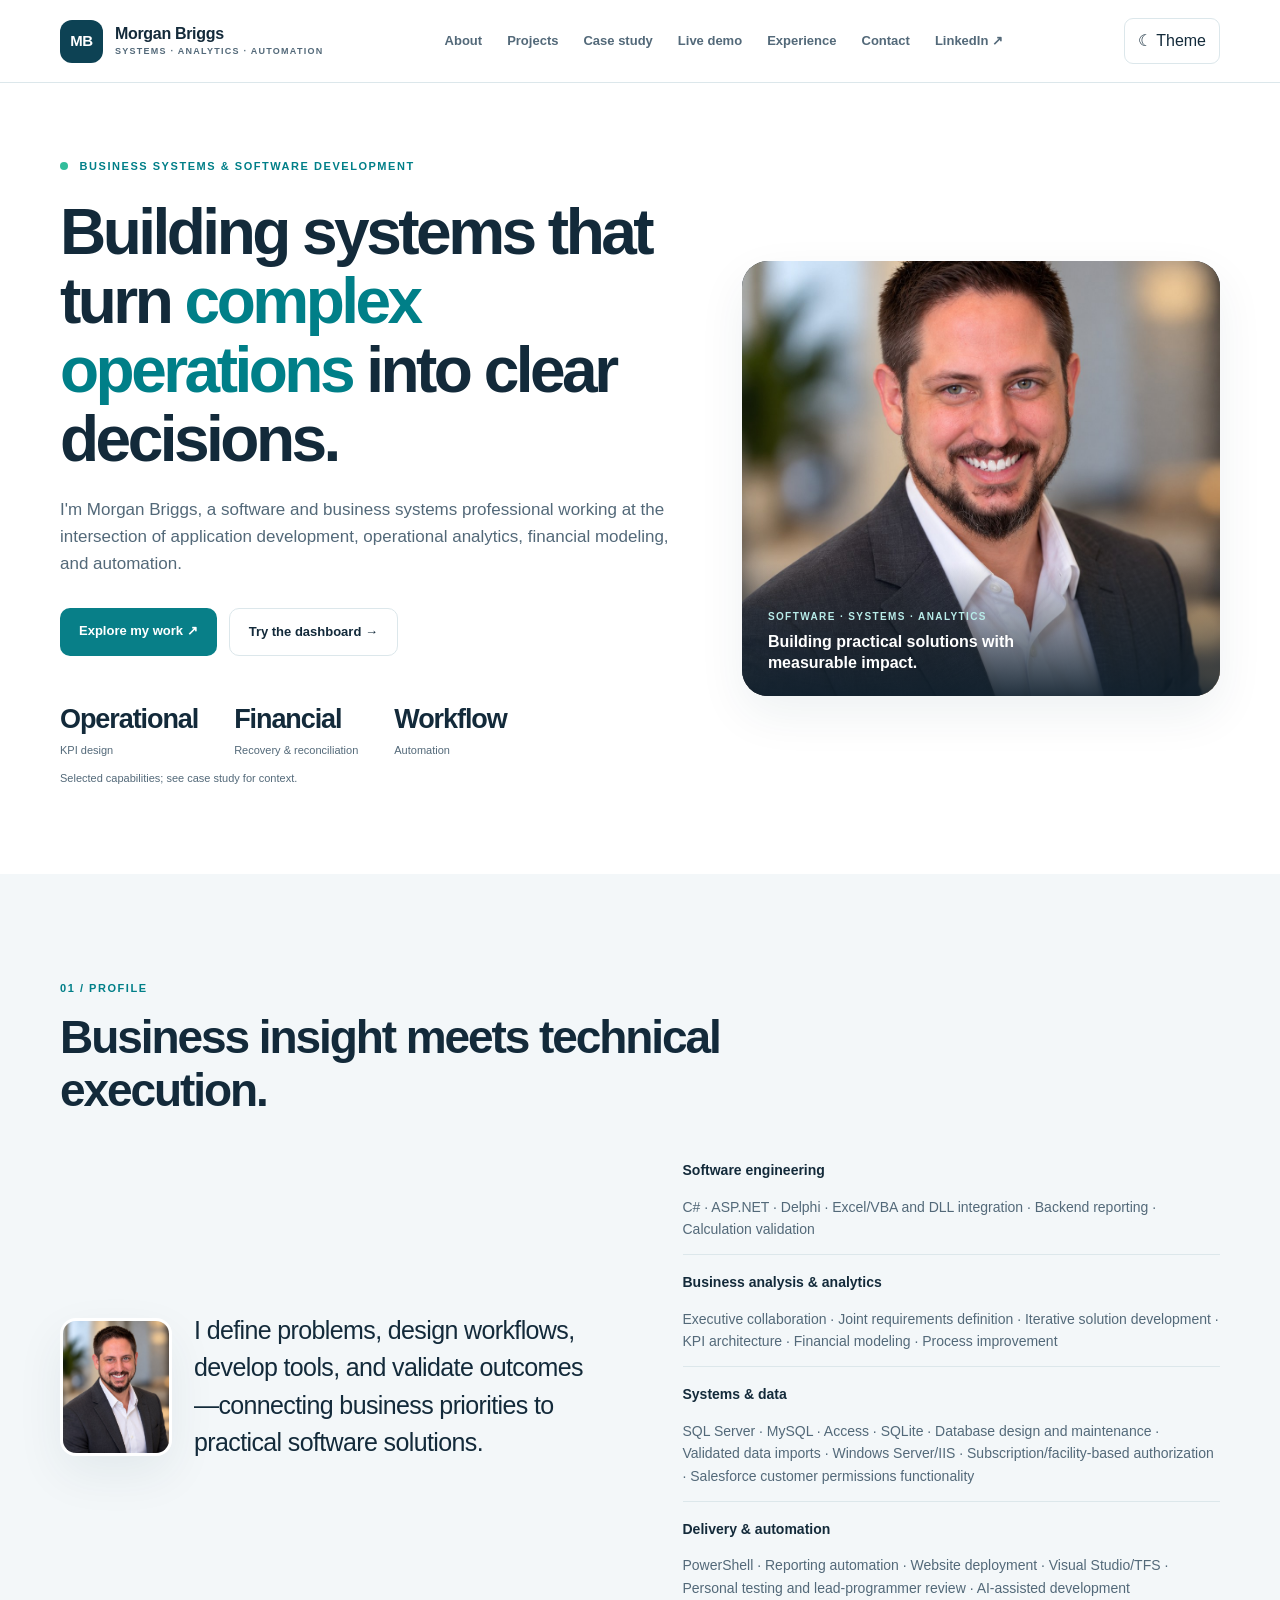
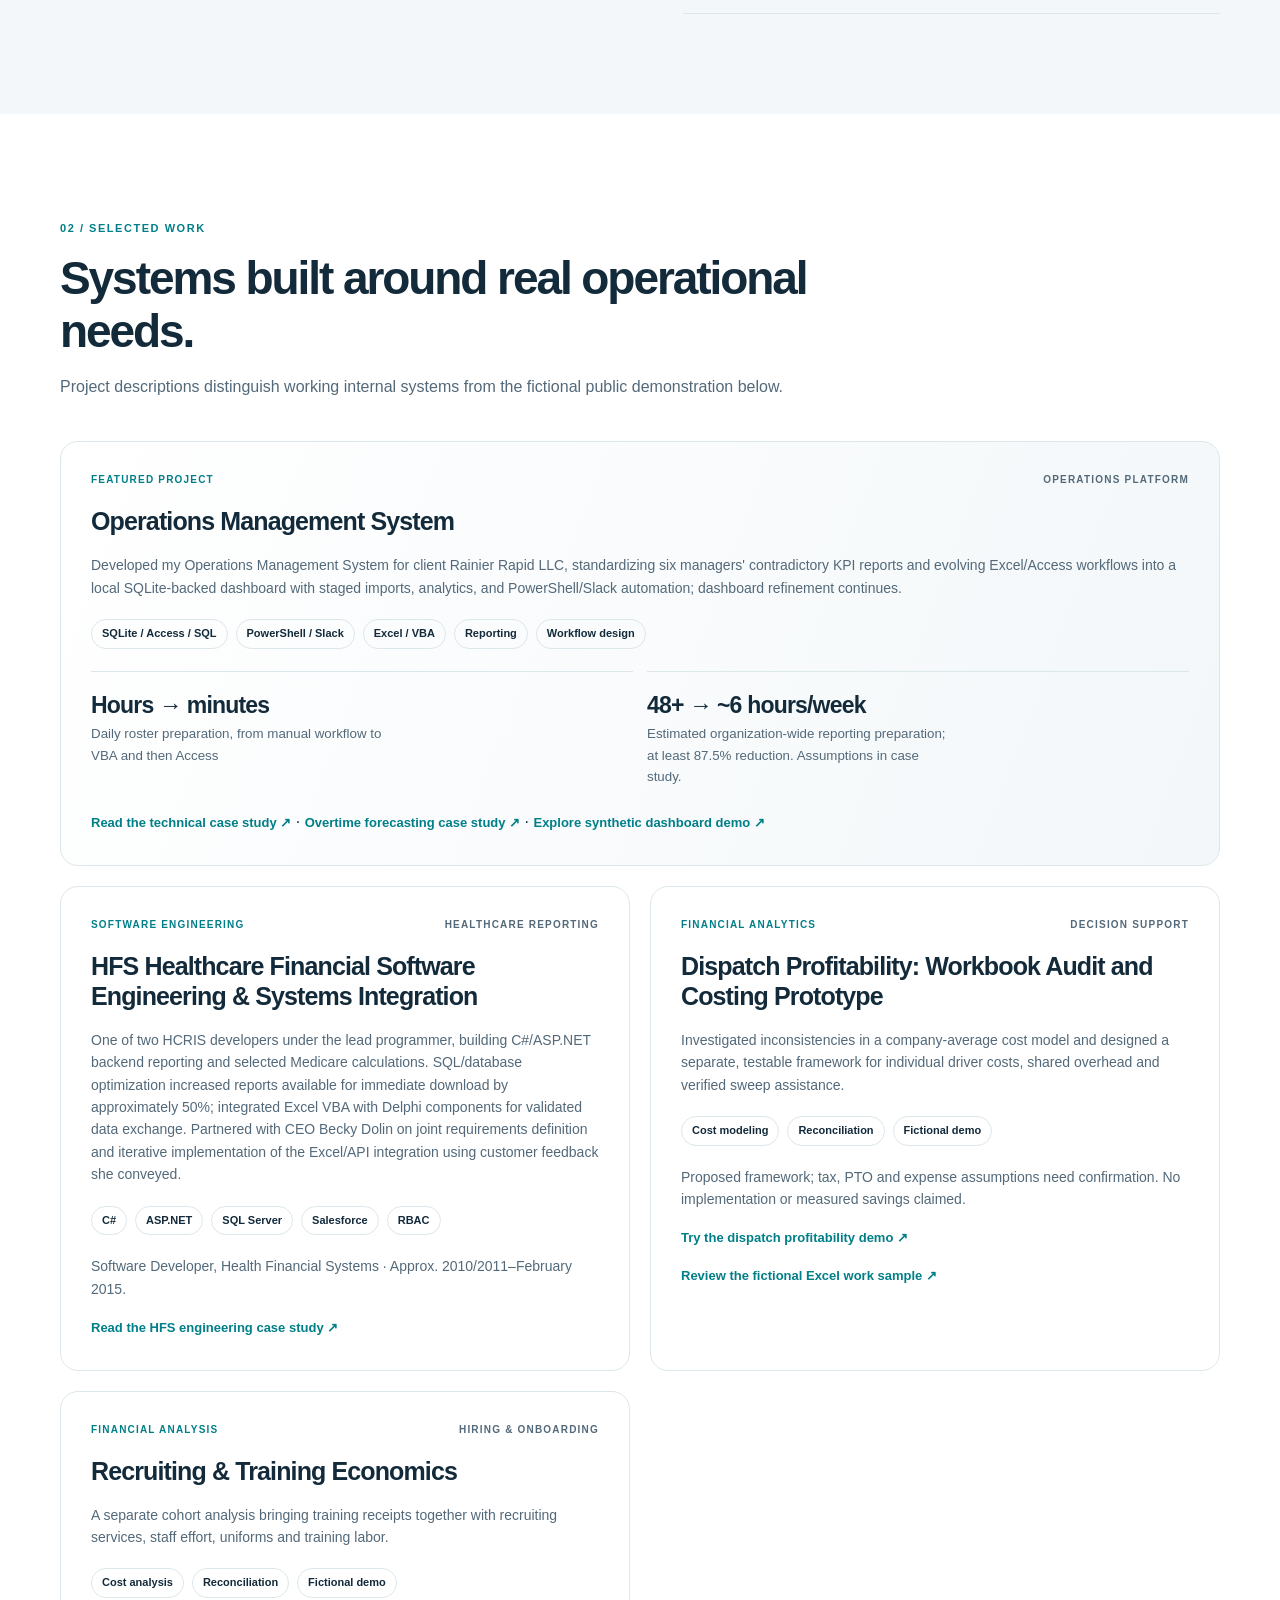
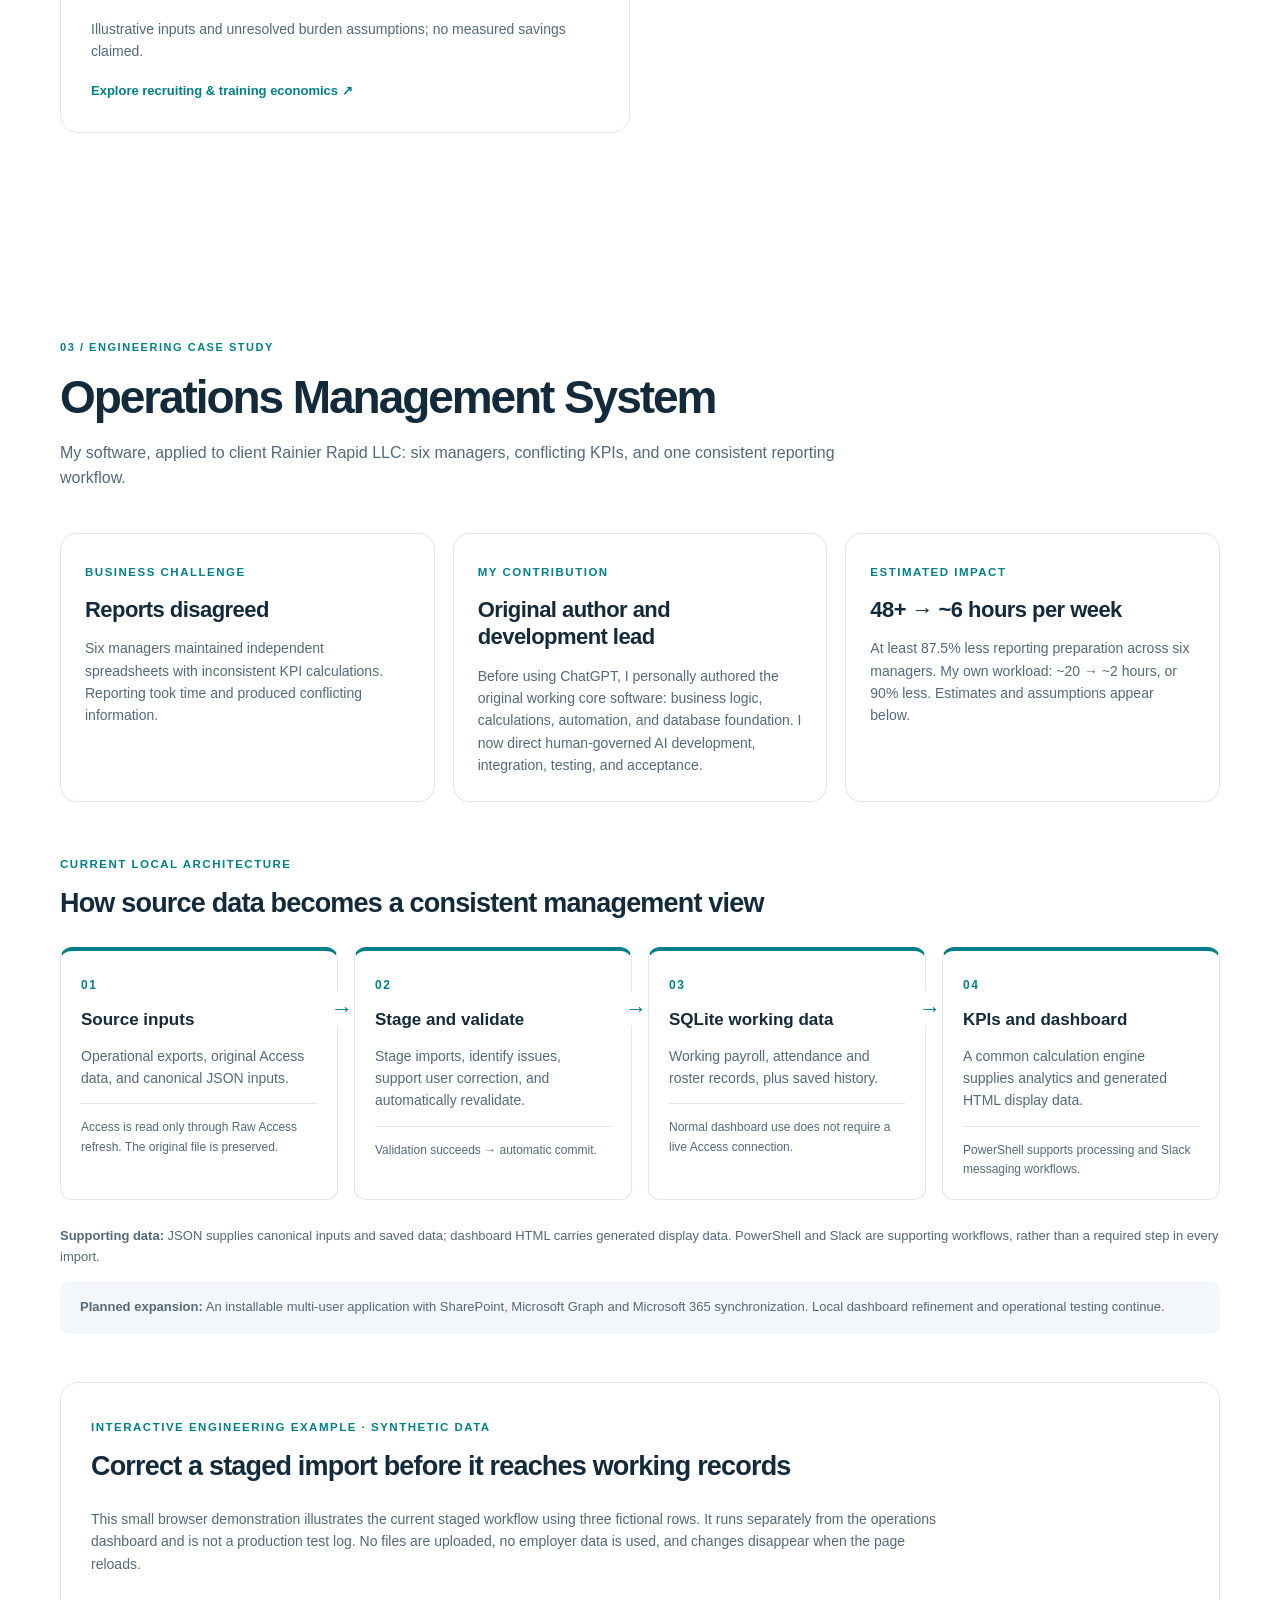
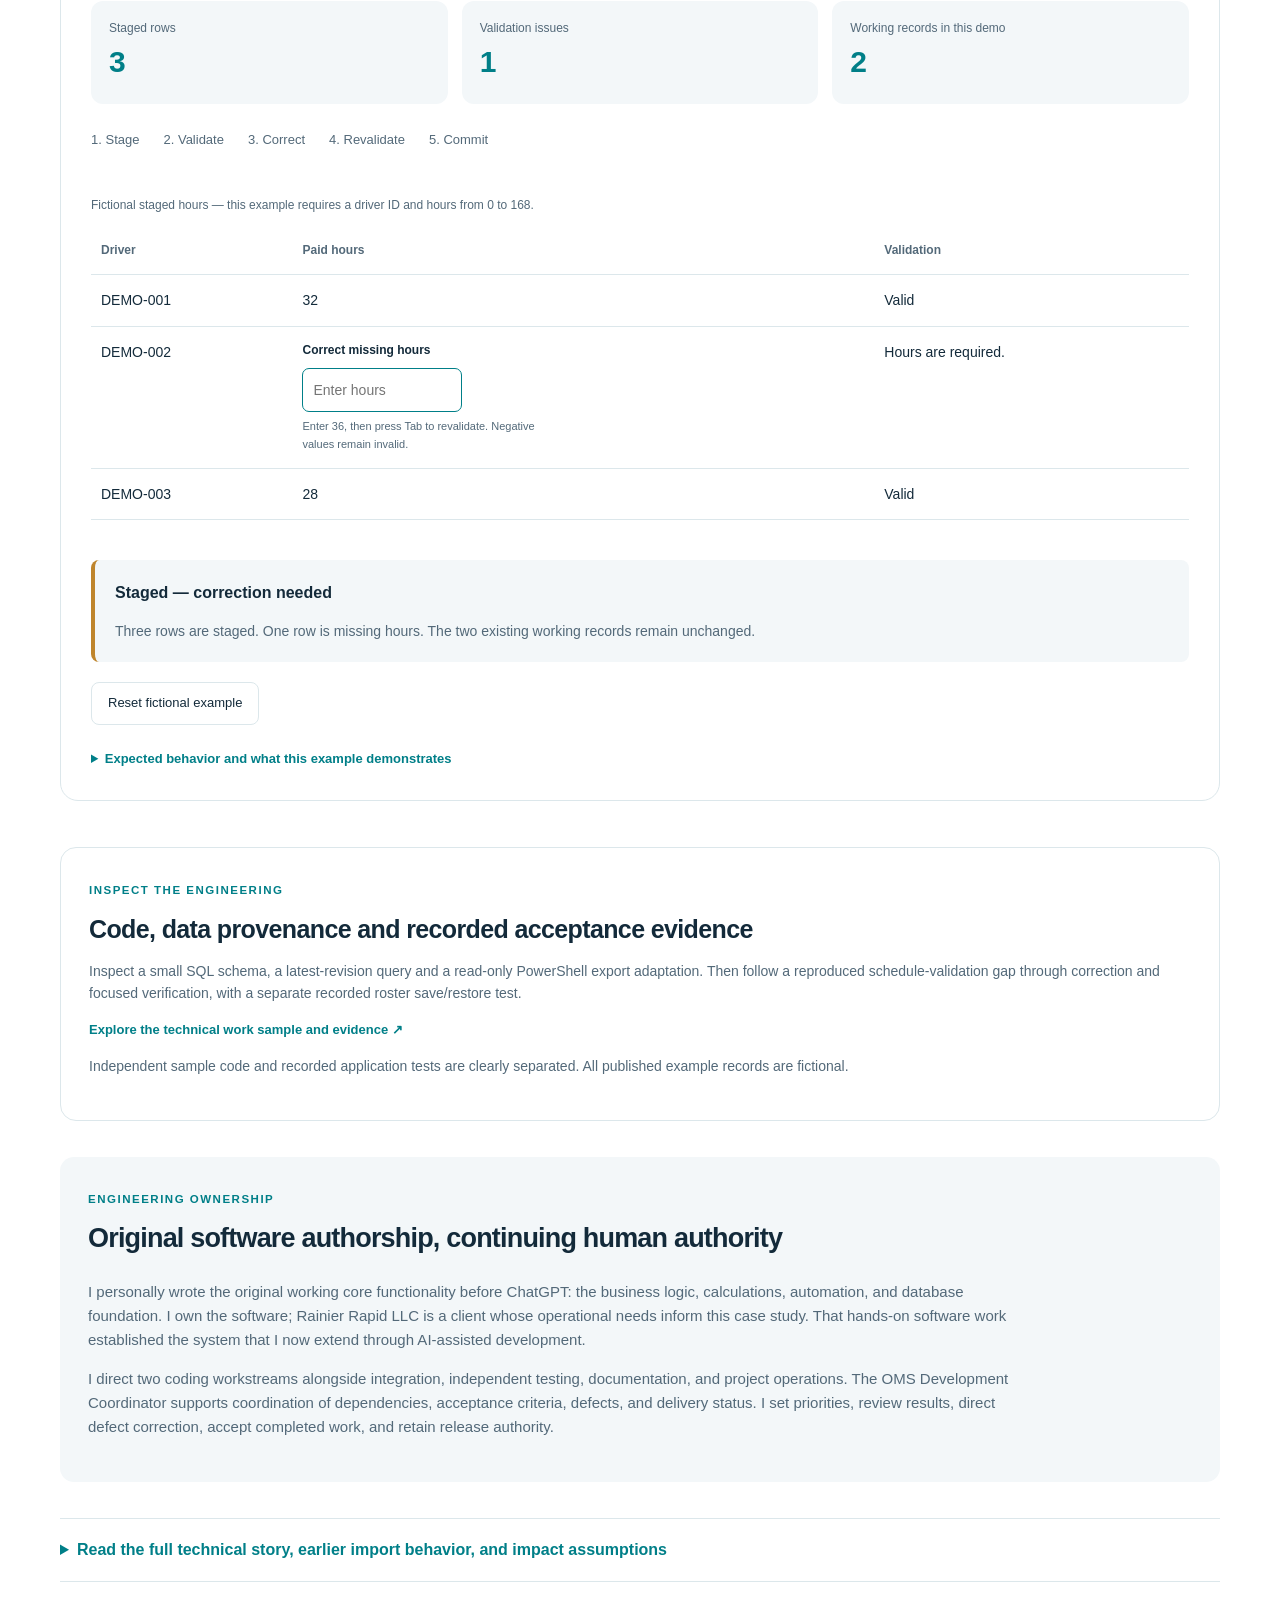
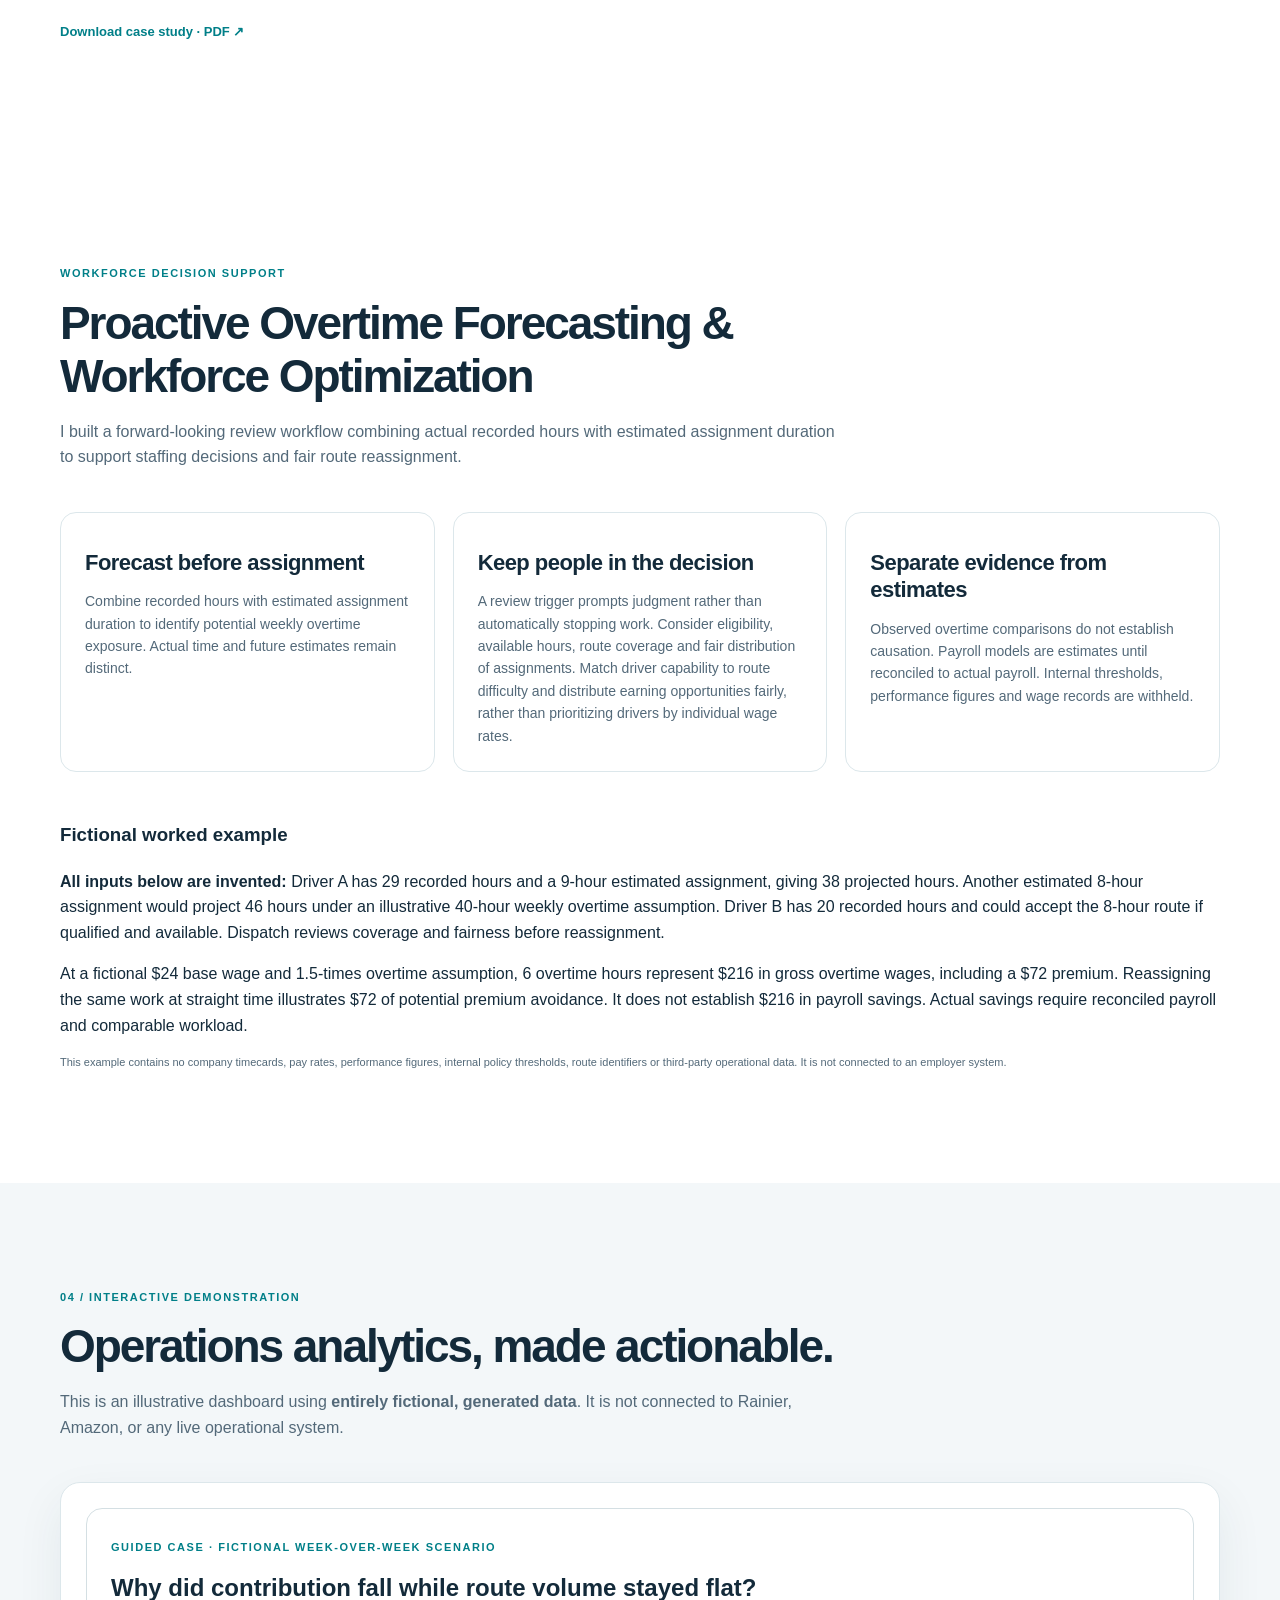
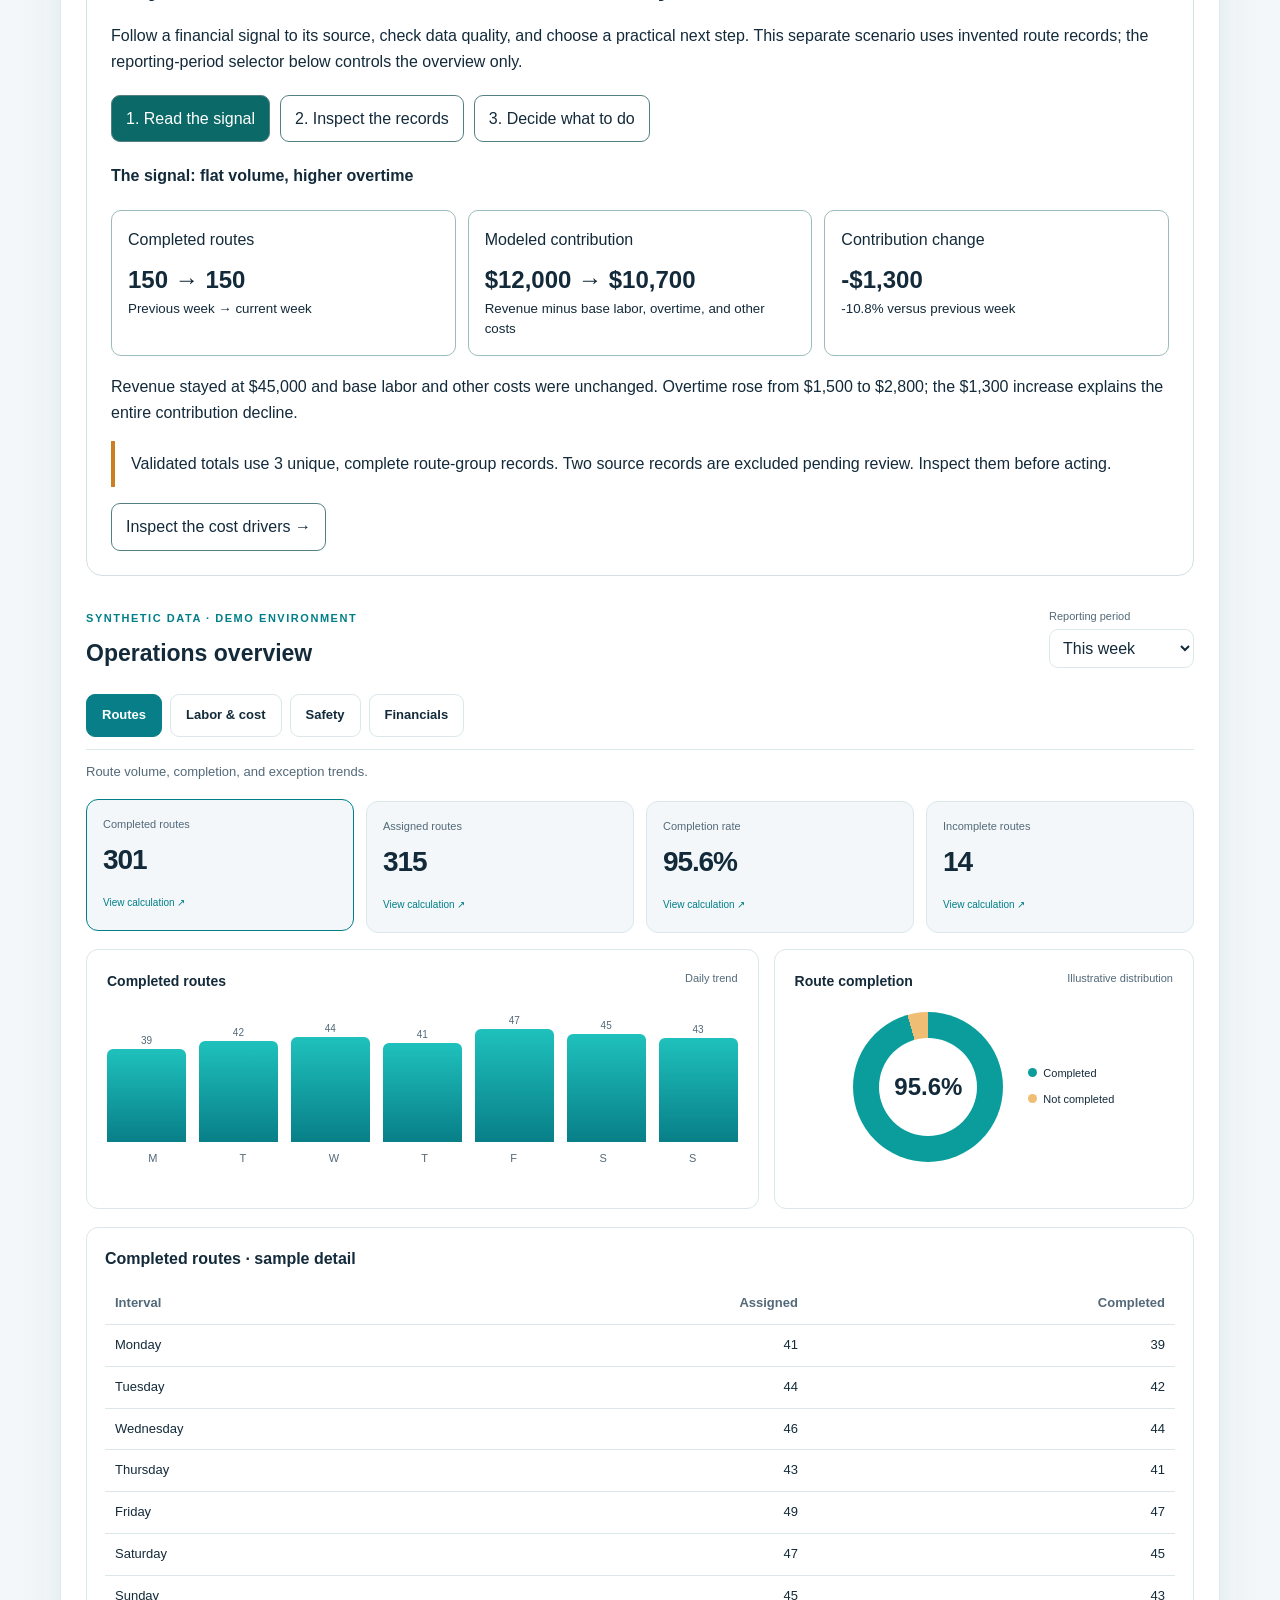
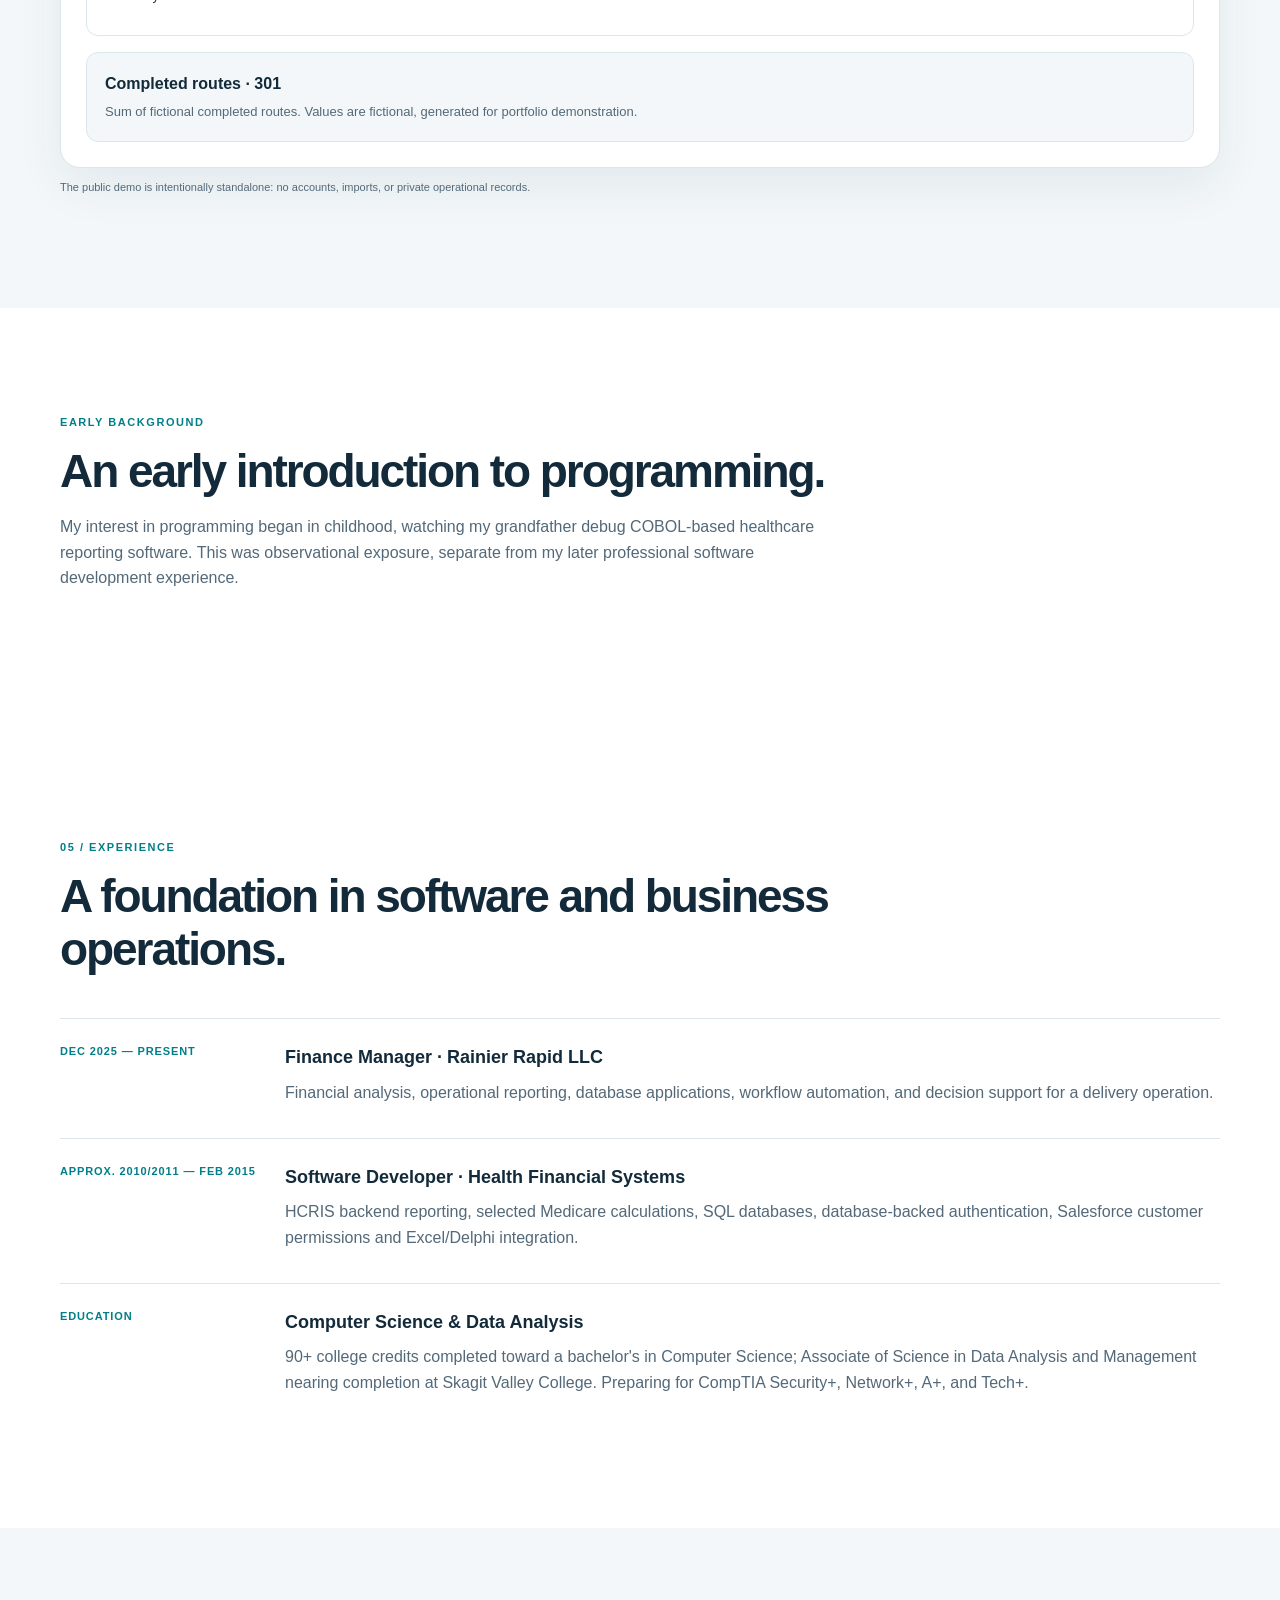
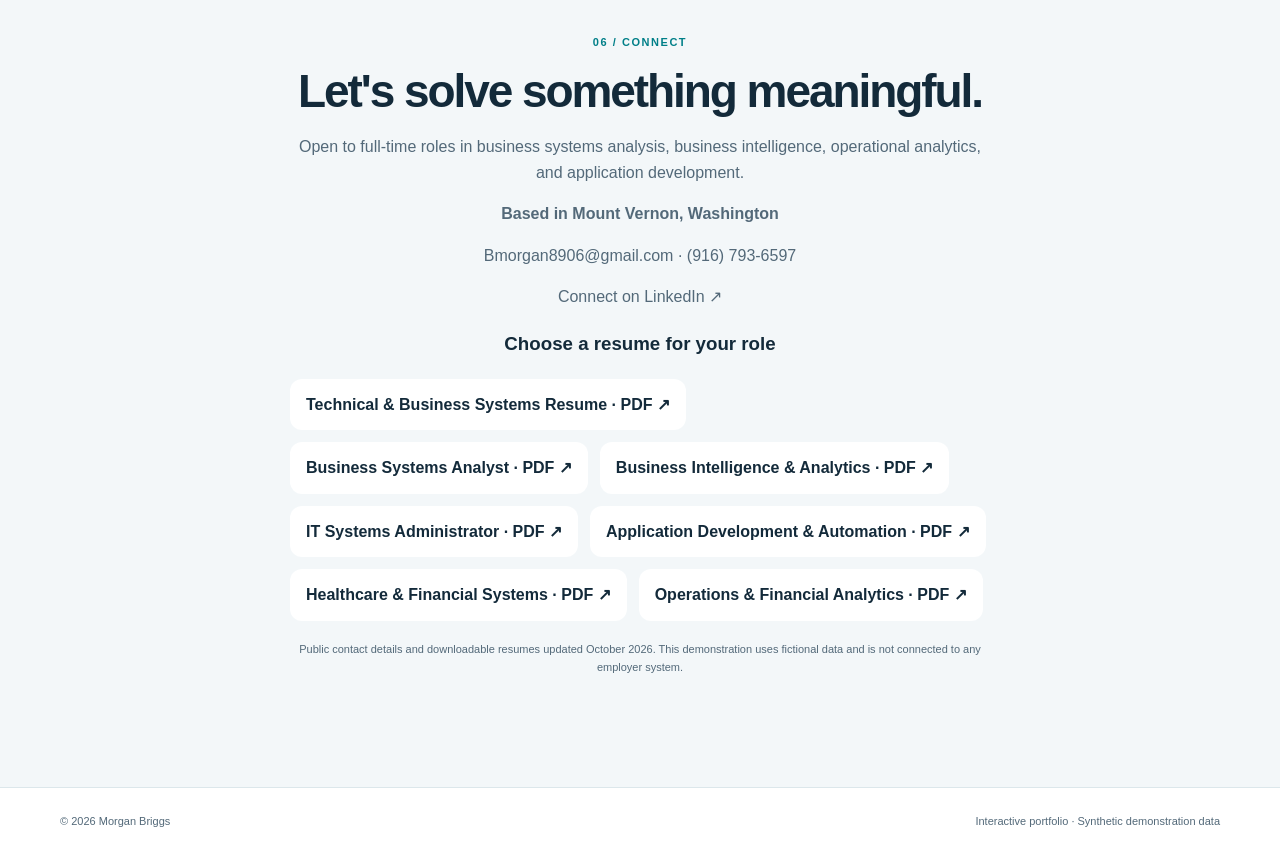
<file: index.html>
<!doctype html>
<html lang="en"><head><meta charset="utf-8"><meta name="viewport" content="width=device-width,initial-scale=1"><meta name="description" content="Morgan Briggs — business systems, analytics, and application development portfolio."><title>Morgan Briggs | Business Systems & Analytics</title><link rel="stylesheet" href="styles.css"></head>
<body><a class="skip" href="#main">Skip to content</a><header class="topbar"><div class="shell nav"><a class="brand" href="#home"><span class="monogram">MB</span><span>Morgan Briggs<span class="brand-sub">SYSTEMS · ANALYTICS · AUTOMATION</span></span></a><nav aria-label="Main navigation"><a href="#about">About</a><a href="#projects">Projects</a><a href="#case-study">Case study</a><a href="#dashboard">Live demo</a><a href="#experience">Experience</a><a href="#contact">Contact</a><a href="https://www.linkedin.com/in/morgan-briggs-b43a10334" target="_blank" rel="noopener noreferrer">LinkedIn ↗</a></nav><button id="themeToggle" class="theme" aria-label="Switch color theme">☾ <span>Theme</span></button></div></header>
<main id="main"><section class="hero shell" id="home"><div class="hero-copy"><div class="eyebrow"><span class="pulse"></span> BUSINESS SYSTEMS & SOFTWARE DEVELOPMENT</div><h1>Building systems that turn <em>complex operations</em> into clear decisions.</h1><p class="lead">I'm Morgan Briggs, a software and business systems professional working at the intersection of application development, operational analytics, financial modeling, and automation.</p><div class="actions"><a class="btn primary" href="#projects">Explore my work <span>↗</span></a><a class="btn secondary" href="#dashboard">Try the dashboard →</a></div><div class="hero-stats"><div><strong>Operational</strong><span>KPI design</span></div><div><strong>Financial</strong><span>Recovery & reconciliation</span></div><div><strong>Workflow</strong><span>Automation</span></div></div><p class="fine">Selected capabilities; see case study for context.</p></div><div class="hero-portrait"><img src="images/morgan-briggs-headshot.jpg" alt="Professional portrait of Morgan Briggs in a charcoal blazer and white shirt" width="1071" height="1428" fetchpriority="high"><div class="portrait-caption"><span>SOFTWARE · SYSTEMS · ANALYTICS</span><strong>Building practical solutions with measurable impact.</strong></div></div></section>
<section class="section muted" id="about"><div class="shell"><div class="section-head"><span class="kicker">01 / PROFILE</span><h2>Business insight meets technical execution.</h2></div><div class="about-grid"><div class="about-intro"><img class="about-headshot" src="images/morgan-briggs-headshot.jpg" alt="Morgan Briggs professional headshot" width="1071" height="1428" loading="lazy"><p class="big-copy">I define problems, design workflows, develop tools, and validate outcomes—connecting business priorities to practical software solutions.</p></div><div class="skill-groups"><div><h3>Software engineering</h3><p>C# · ASP.NET · Delphi · Excel/VBA and DLL integration · Backend reporting · Calculation validation</p></div><div><h3>Business analysis &amp; analytics</h3><p>Executive collaboration · Joint requirements definition · Iterative solution development · KPI architecture · Financial modeling · Process improvement</p></div><div><h3>Systems &amp; data</h3><p>SQL Server · MySQL · Access · SQLite · Database design and maintenance · Validated data imports · Windows Server/IIS · Subscription/facility-based authorization · Salesforce customer permissions functionality</p></div><div><h3>Delivery &amp; automation</h3><p>PowerShell · Reporting automation · Website deployment · Visual Studio/TFS · Personal testing and lead-programmer review · AI-assisted development</p></div></div></div></div></section>
<section class="section" id="projects"><div class="shell"><div class="section-head"><span class="kicker">02 / SELECTED WORK</span><h2>Systems built around real operational needs.</h2><p>Project descriptions distinguish working internal systems from the fictional public demonstration below.</p></div><div class="project-grid"><article class="project feature"><div class="project-meta">FEATURED PROJECT <span>OPERATIONS PLATFORM</span></div><h3>Operations Management System</h3><p>Developed my Operations Management System for client Rainier Rapid LLC, standardizing six managers' contradictory KPI reports and evolving Excel/Access workflows into a local SQLite-backed dashboard with staged imports, analytics, and PowerShell/Slack automation; dashboard refinement continues.</p><div class="tags"><span>SQLite / Access / SQL</span><span>PowerShell / Slack</span><span>Excel / VBA</span><span>Reporting</span><span>Workflow design</span></div><div class="impact"><div><b>Hours → minutes</b><small>Daily roster preparation, from manual workflow to VBA and then Access</small></div><div><b>48+ → ~6 hours/week</b><small>Estimated organization-wide reporting preparation; at least 87.5% reduction. Assumptions in case study.</small></div></div><a class="text-link" href="#case-study">Read the technical case study ↗</a> · <a class="text-link" href="#overtime-forecasting">Overtime forecasting case study ↗</a> · <a class="text-link" href="#dashboard">Explore synthetic dashboard demo ↗</a></article><article class="project"><div class="project-meta">SOFTWARE ENGINEERING <span>HEALTHCARE REPORTING</span></div><h3>HFS Healthcare Financial Software Engineering &amp; Systems Integration</h3><p>One of two HCRIS developers under the lead programmer, building C#/ASP.NET backend reporting and selected Medicare calculations. SQL/database optimization increased reports available for immediate download by approximately 50%; integrated Excel VBA with Delphi components for validated data exchange. Partnered with CEO Becky Dolin on joint requirements definition and iterative implementation of the Excel/API integration using customer feedback she conveyed.</p><div class="tags"><span>C#</span><span>ASP.NET</span><span>SQL Server</span><span>Salesforce</span><span>RBAC</span></div><p class="project-note">Software Developer, Health Financial Systems · Approx. 2010/2011–February 2015.</p><a class="text-link" href="hfs-case-study.html">Read the HFS engineering case study ↗</a></article><article class="project"><div class="project-meta">FINANCIAL ANALYTICS <span>DECISION SUPPORT</span></div><h3>Dispatch Profitability: Workbook Audit and Costing Prototype</h3><p>Investigated inconsistencies in a company-average cost model and designed a separate, testable framework for individual driver costs, shared overhead and verified sweep assistance.</p><div class="tags"><span>Cost modeling</span><span>Reconciliation</span><span>Fictional demo</span></div><p class="project-note">Proposed framework; tax, PTO and expense assumptions need confirmation. No implementation or measured savings claimed.</p><a class="text-link" href="dispatch-profitability.html">Try the dispatch profitability demo ↗</a><p><a class="text-link" href="dispatch-profitability.html#workbook-sample">Review the fictional Excel work sample ↗</a></p></article><article class="project"><div class="project-meta">FINANCIAL ANALYSIS <span>HIRING &amp; ONBOARDING</span></div><h3>Recruiting &amp; Training Economics</h3><p>A separate cohort analysis bringing training receipts together with recruiting services, staff effort, uniforms and training labor.</p><div class="tags"><span>Cost analysis</span><span>Reconciliation</span><span>Fictional demo</span></div><p class="project-note">Illustrative inputs and unresolved burden assumptions; no measured savings claimed.</p><a class="text-link" href="recruiting-training.html">Explore recruiting &amp; training economics ↗</a></article></div></div></section>
<section class="section case-study" id="case-study"><div class="shell"><div class="section-head"><span class="kicker">03 / ENGINEERING CASE STUDY</span><h2>Operations Management System</h2><p>My software, applied to client Rainier Rapid LLC: six managers, conflicting KPIs, and one consistent reporting workflow.</p></div>
<div class="case-summary" aria-label="Project at a glance">
 <article><span class="case-label">BUSINESS CHALLENGE</span><h3>Reports disagreed</h3><p>Six managers maintained independent spreadsheets with inconsistent KPI calculations. Reporting took time and produced conflicting information.</p></article>
 <article><span class="case-label">MY CONTRIBUTION</span><h3>Original author and development lead</h3><p>Before using ChatGPT, I personally authored the original working core software: business logic, calculations, automation, and database foundation. I now direct human-governed AI development, integration, testing, and acceptance.</p></article>
 <article><span class="case-label">ESTIMATED IMPACT</span><h3>48+ → ~6 hours per week</h3><p>At least 87.5% less reporting preparation across six managers. My own workload: ~20 → ~2 hours, or 90% less. Estimates and assumptions appear below.</p></article>
</div>
<div class="architecture-story" aria-labelledby="architecture-title">
 <span class="case-label">CURRENT LOCAL ARCHITECTURE</span><h3 id="architecture-title">How source data becomes a consistent management view</h3>
 <ol class="architecture-flow">
  <li><span class="flow-number">01</span><h4>Source inputs</h4><p>Operational exports, original Access data, and canonical JSON inputs.</p><small>Access is read only through Raw Access refresh. The original file is preserved.</small></li>
  <li><span class="flow-number">02</span><h4>Stage and validate</h4><p>Stage imports, identify issues, support user correction, and automatically revalidate.</p><small>Validation succeeds → automatic commit.</small></li>
  <li><span class="flow-number">03</span><h4>SQLite working data</h4><p>Working payroll, attendance and roster records, plus saved history.</p><small>Normal dashboard use does not require a live Access connection.</small></li>
  <li><span class="flow-number">04</span><h4>KPIs and dashboard</h4><p>A common calculation engine supplies analytics and generated HTML display data.</p><small>PowerShell supports processing and Slack messaging workflows.</small></li>
 </ol>
 <p class="architecture-caption"><strong>Supporting data:</strong> JSON supplies canonical inputs and saved data; dashboard HTML carries generated display data. PowerShell and Slack are supporting workflows, rather than a required step in every import.</p>
 <p class="roadmap-note"><strong>Planned expansion:</strong> An installable multi-user application with SharePoint, Microsoft Graph and Microsoft 365 synchronization. Local dashboard refinement and operational testing continue.</p>
</div>
<section class="import-example" aria-labelledby="import-example-title">
 <span class="case-label">INTERACTIVE ENGINEERING EXAMPLE · SYNTHETIC DATA</span><h3 id="import-example-title">Correct a staged import before it reaches working records</h3>
 <p>This small browser demonstration illustrates the current staged workflow using three fictional rows. It runs separately from the operations dashboard and is not a production test log. No files are uploaded, no employer data is used, and changes disappear when the page reloads.</p>
 <div class="import-status-grid"><div><span>Staged rows</span><strong id="import-staged">3</strong></div><div><span>Validation issues</span><strong id="import-issues">1</strong></div><div><span>Working records in this demo</span><strong id="import-working">2</strong></div></div>
 <ol class="import-progress" aria-label="Import workflow"><li>Stage</li><li>Validate</li><li>Correct</li><li>Revalidate</li><li>Commit</li></ol>
 <div class="import-table-scroll"><table><caption>Fictional staged hours — this example requires a driver ID and hours from 0 to 168.</caption><thead><tr><th scope="col">Driver</th><th scope="col">Paid hours</th><th scope="col">Validation</th></tr></thead><tbody>
  <tr><td>DEMO-001</td><td>32</td><td>Valid</td></tr><tr><td>DEMO-002</td><td><label for="import-hours">Correct missing hours</label><input id="import-hours" type="number" min="0" max="168" step="0.25" inputmode="decimal" aria-describedby="import-input-help import-row-error" aria-invalid="true" placeholder="Enter hours"><small id="import-input-help">Enter 36, then press Tab to revalidate. Negative values remain invalid.</small></td><td id="import-row-error">Hours are required.</td></tr>
  <tr><td>DEMO-003</td><td>28</td><td>Valid</td></tr>
 </tbody></table></div>
 <div class="import-result" role="status" aria-live="polite" aria-atomic="true"><strong id="import-result-title">Staged — correction needed</strong><p id="import-result-text">Three rows are staged. One row is missing hours. The two existing working records remain unchanged.</p></div>
 <button type="button" id="import-reset">Reset fictional example</button>
 <details class="example-evidence"><summary>Expected behavior and what this example demonstrates</summary><ul><li><strong>Missing or invalid hours:</strong> display an issue and leave working records unchanged.</li><li><strong>Valid correction:</strong> automatically revalidate, then commit the three staged rows to this demonstration’s in-memory working records.</li><li><strong>Repeat interaction:</strong> editing is disabled after commit; reset starts a new fictional import.</li></ul><p>The displayed counts reflect this browser example only. These sample rules are deliberately small and do not document the full production validation rules.</p></details>
 <noscript><p>JavaScript is required for the example. The intended sequence is staging, validation, user correction, automatic revalidation, then commit.</p></noscript>
</section>
<article class="work-sample-teaser"><span class="case-label">INSPECT THE ENGINEERING</span><h3>Code, data provenance and recorded acceptance evidence</h3><p>Inspect a small SQL schema, a latest-revision query and a read-only PowerShell export adaptation. Then follow a reproduced schedule-validation gap through correction and focused verification, with a separate recorded roster save/restore test.</p><p><a class="text-link" href="engineering-work-sample.html">Explore the technical work sample and evidence ↗</a></p><p class="fine">Independent sample code and recorded application tests are clearly separated. All published example records are fictional.</p></article><div class="ownership-panel"><span class="case-label">ENGINEERING OWNERSHIP</span><h3>Original software authorship, continuing human authority</h3><p>I personally wrote the original working core functionality before ChatGPT: the business logic, calculations, automation, and database foundation. I own the software; Rainier Rapid LLC is a client whose operational needs inform this case study. That hands-on software work established the system that I now extend through AI-assisted development.</p><p>I direct two coding workstreams alongside integration, independent testing, documentation, and project operations. The OMS Development Coordinator supports coordination of dependencies, acceptance criteria, defects, and delivery status. I set priorities, review results, direct defect correction, accept completed work, and retain release authority.</p></div>
<details class="technical-detail"><summary>Read the full technical story, earlier import behavior, and impact assumptions</summary><div class="case-layout"><article class="case-block"><h3>Business challenge</h3><p>Six managers maintained independent spreadsheets and reports, using inconsistent KPI definitions and calculations. The resulting reports contradicted one another, consumed recurring preparation time, and made it difficult for ownership, operations, HR, and dispatch to work from a consistent view.</p></article><article class="case-block"><h3>Excel standardization</h3><p>I consolidated reporting in Excel, standardized KPI definitions and calculations, and used formulas, VBA, and imports to connect financial statements, revenue, expenses, labor ratios, driver metrics, fleet costs, and period comparisons. This established a common reporting foundation before the newer dashboard.</p></article><article class="case-block"><h3>Access relational foundation</h3><p>I designed the Access relational schema, table relationships, keys, indexes, and SQL queries supporting employee and driver records, route data, rosters, vehicle assignments, and operational reporting. Rebuilding the earlier Excel VBA roster workflow in Access addressed recurring workbook overwrite and repair problems. Initial roster preparation fell from 60-90 minutes to under three minutes; dispatchers still verify and adjust assignments when final route information arrives.</p></article><article class="case-block"><h3>Current dashboard architecture</h3><p>SQLite is the primary working database for records and saved history, including payroll, attendance, and roster-related data. Access remains an original, read-only source supported through the Raw Access database refresh import, which preserves the original file and stages its data. JSON supplies canonical inputs and supporting saved data; generated dashboard HTML also carries display data. Normal dashboard use works from SQLite and saved/generated data without requiring a live Access connection.</p></article><article class="case-block"><h3>Automation and analytics</h3><p>PowerShell automation supports data-processing workflows and Slack messaging. A standardized KPI engine applies common definitions and calculations to dashboard analytics and management reports. Operational and financial views connect workforce and route information with cost analysis, trends, and management decisions. A fully burdened driver-cost model and rolling 13-week cash flow forecast complement this reporting work.</p></article><article class="case-block"><h3>Two distinct import generations</h3><p>Earlier Access imports used fail-fast behavior: an error stopped processing, records already imported could remain, and a corrected file could be retried with prior partial records replaced. That retry-and-replace workflow belongs to the older Access implementation. Current dashboard imports first stage data, validate it, present issues for user correction, automatically revalidate corrected data, and commit after validation succeeds. The dashboard automatically commits at that point. This staged workflow is distinct from the older partial-record recovery process.</p></article><article class="case-block"><h3>Original authorship and human-governed AI development</h3><p>Before ChatGPT, I personally authored the original working core software functionality, including business logic, calculations, automation, and the database foundation. My role includes hands-on development as well as requirements, workflow design, code review, debugging, operational testing, and acceptance.</p><p>Today I direct two AI-assisted coding workstreams, with integration, independent testing, documentation, and project operations supporting delivery. The OMS Development Coordinator helps organize work, track dependencies and acceptance criteria, and coordinate defect correction and delivery status. Coding output is subject to integration and independent verification; completion is assessed against defined acceptance criteria and operational needs. I review findings, direct corrections and repeat validation, approve accepted behavior, and retain final release authority.</p></article><article class="case-block"><h3>Reporting impact: estimates and assumptions</h3><p>Estimated organization-wide reporting preparation across six managers fell from at least 48 hours to about 6 hours per week: (48 - 6) / 48 = 87.5%, or at least an 87.5% reduction using 48 as the conservative baseline. My own workload fell from about 20 to about 2 hours weekly: (20 - 2) / 20 = 90%. These are approximate before-and-after workload estimates for comparable recurring reporting preparation, not formal time-study measurements. They assume similar reporting scope and cadence. Personal time is included in the organization-wide total and must not be added again. Savings reflect the combined standardization and automation effort, rather than the dashboard alone; they do not establish payroll savings or eliminated positions.</p></article><article class="case-block"><h3>Implemented work and planned expansion</h3><p>The local working architecture includes SQLite, supported read-only Access refresh, supporting JSON/HTML data, staged dashboard imports, standardized KPI calculations, dashboard analytics, and PowerShell/Slack automation. Dashboard refinement and operational testing continue. An installable multi-user application with SharePoint, Microsoft Graph, and Microsoft 365 synchronization remains planned expansion work. The implemented local tools do not establish completed installable multi-user synchronization or a deployed cloud service.</p></article><article class="case-block"><h3>Portfolio presentation</h3><p>Dashboard screenshots will be added after the dashboard is final, using independently generated synthetic data. The existing public interactive demonstration remains a separate fictional illustration, with no employer records or live operational connection.</p></article></div></details><p><a class="text-link" href="Rainier_Operations_Management_System_Case_Study.pdf" download>Download case study · PDF ↗</a></p></div></section>
<section class="section" id="overtime-forecasting"><div class="shell"><div class="section-head"><span class="kicker">WORKFORCE DECISION SUPPORT</span><h2>Proactive Overtime Forecasting &amp; Workforce Optimization</h2><p>I built a forward-looking review workflow combining actual recorded hours with estimated assignment duration to support staffing decisions and fair route reassignment.</p></div><div class="case-summary"><article><h3>Forecast before assignment</h3><p>Combine recorded hours with estimated assignment duration to identify potential weekly overtime exposure. Actual time and future estimates remain distinct.</p></article><article><h3>Keep people in the decision</h3><p>A review trigger prompts judgment rather than automatically stopping work. Consider eligibility, available hours, route coverage and fair distribution of assignments. Match driver capability to route difficulty and distribute earning opportunities fairly, rather than prioritizing drivers by individual wage rates.</p></article><article><h3>Separate evidence from estimates</h3><p>Observed overtime comparisons do not establish causation. Payroll models are estimates until reconciled to actual payroll. Internal thresholds, performance figures and wage records are withheld.</p></article></div><h3>Fictional worked example</h3><p><strong>All inputs below are invented:</strong> Driver A has 29 recorded hours and a 9-hour estimated assignment, giving 38 projected hours. Another estimated 8-hour assignment would project 46 hours under an illustrative 40-hour weekly overtime assumption. Driver B has 20 recorded hours and could accept the 8-hour route if qualified and available. Dispatch reviews coverage and fairness before reassignment.</p><p>At a fictional $24 base wage and 1.5-times overtime assumption, 6 overtime hours represent $216 in gross overtime wages, including a $72 premium. Reassigning the same work at straight time illustrates $72 of potential premium avoidance. It does not establish $216 in payroll savings. Actual savings require reconciled payroll and comparable workload.</p><p class="fine">This example contains no company timecards, pay rates, performance figures, internal policy thresholds, route identifiers or third-party operational data. It is not connected to an employer system.</p></div></section>
<section class="section muted" id="dashboard"><div class="shell"><div class="section-head"><span class="kicker">04 / INTERACTIVE DEMONSTRATION</span><h2>Operations analytics, made actionable.</h2><p>This is an illustrative dashboard using <strong>entirely fictional, generated data</strong>. It is not connected to Rainier, Amazon, or any live operational system.</p></div><div class="demo"><section class="investigation" aria-labelledby="investigationTitle"><span class="demo-label">GUIDED CASE · FICTIONAL WEEK-OVER-WEEK SCENARIO</span><h3 id="investigationTitle">Why did contribution fall while route volume stayed flat?</h3><p>Follow a financial signal to its source, check data quality, and choose a practical next step. This separate scenario uses invented route records; the reporting-period selector below controls the overview only.</p><div class="investigation-steps" aria-label="Investigation steps"><button type="button" id="investigateSignal" aria-pressed="true">1. Read the signal</button><button type="button" id="investigateRecords" aria-pressed="false">2. Inspect the records</button><button type="button" id="investigateAction" aria-pressed="false">3. Decide what to do</button></div><div id="investigationPanel" aria-live="polite"></div><noscript>Enable JavaScript to explore the fictional investigation.</noscript></section><div class="demo-head"><div><span class="demo-label">SYNTHETIC DATA · DEMO ENVIRONMENT</span><h3>Operations overview</h3></div><div class="demo-controls"><label for="period">Reporting period</label><select id="period"><option value="week">This week</option><option value="prior">Previous week</option><option value="month">This month</option></select></div></div><div class="view-tabs" role="tablist" aria-label="Dashboard analytics views"><button type="button" class="view-tab" role="tab" data-view="routes" aria-selected="true">Routes</button><button type="button" class="view-tab" role="tab" data-view="labor" aria-selected="false">Labor & cost</button><button type="button" class="view-tab" role="tab" data-view="safety" aria-selected="false">Safety</button><button type="button" class="view-tab" role="tab" data-view="finance" aria-selected="false">Financials</button></div><p id="viewDescription" class="view-description"></p><div class="kpi-grid" id="kpis"></div><div class="charts"><div class="chart-panel"><div class="chart-title"><h4 id="trendTitle">Completed routes</h4><span id="trendSubtitle">Daily trend</span></div><div id="bars" class="bars" role="img" aria-label="Synthetic route completion chart"></div><div id="days" class="days"></div></div><div class="chart-panel"><div class="chart-title"><h4 id="mixTitle">Performance mix</h4><span id="mixSubtitle">Illustrative distribution</span></div><div class="donut-wrap"><div class="donut" id="donut"><span id="donutValue">96%</span></div><div class="legend"><span><i class="legend-dot success"></i><span id="mixGood">Completed</span></span><span><i class="legend-dot caution"></i><span id="mixBad">Exceptions</span></span></div></div></div></div><div class="detail-table-wrap"><h4 id="tableTitle">Synthetic detail records</h4><div id="detailTable"></div></div><div class="drill" id="drill" aria-live="polite"><strong>Select a KPI card to see the detail.</strong><p>Use the period selector to explore different fictional reporting snapshots.</p></div></div><p class="fine">The public demo is intentionally standalone: no accounts, imports, or private operational records.</p></div></section>
<section class="section" id="programming-background"><div class="shell"><div class="section-head"><span class="kicker">EARLY BACKGROUND</span><h2>An early introduction to programming.</h2><p>My interest in programming began in childhood, watching my grandfather debug COBOL-based healthcare reporting software. This was observational exposure, separate from my later professional software development experience.</p></div></div></section>
<section class="section" id="experience"><div class="shell"><div class="section-head"><span class="kicker">05 / EXPERIENCE</span><h2>A foundation in software and business operations.</h2></div><div class="timeline"><article><span>DEC 2025 — PRESENT</span><div><h3>Finance Manager · Rainier Rapid LLC</h3><p>Financial analysis, operational reporting, database applications, workflow automation, and decision support for a delivery operation.</p></div></article><article><span>APPROX. 2010/2011 — FEB 2015</span><div><h3>Software Developer · Health Financial Systems</h3><p>HCRIS backend reporting, selected Medicare calculations, SQL databases, database-backed authentication, Salesforce customer permissions and Excel/Delphi integration.</p></div></article><article><span>EDUCATION</span><div><h3>Computer Science & Data Analysis</h3><p>90+ college credits completed toward a bachelor's in Computer Science; Associate of Science in Data Analysis and Management nearing completion at Skagit Valley College. Preparing for CompTIA Security+, Network+, A+, and Tech+.</p></div></article></div></div></section>
<section class="contact section muted" id="contact"><div class="shell"><span class="kicker">06 / CONNECT</span><h2>Let's solve something meaningful.</h2><p>Open to full-time roles in business systems analysis, business intelligence, operational analytics, and application development.</p><p class="contact-location">Based in Mount Vernon, Washington</p><p><a href="mailto:Bmorgan8906@gmail.com">Bmorgan8906@gmail.com</a> · <a href="tel:+19167936597">(916) 793-6597</a></p><p><a href="https://www.linkedin.com/in/morgan-briggs-b43a10334" target="_blank" rel="noopener noreferrer">Connect on LinkedIn ↗</a></p><h3>Choose a resume for your role</h3><div class="resume-links"><a href="resumes/Morgan_Briggs_Master_Technical_Business_Systems_Resume.pdf" download>Technical &amp; Business Systems Resume · PDF ↗</a><a href="resumes/Morgan_Briggs_01_Business_Systems_Analyst.pdf" download>Business Systems Analyst · PDF ↗</a><a href="resumes/Morgan_Briggs_02_Business_Intelligence_Analytics.pdf" download>Business Intelligence &amp; Analytics · PDF ↗</a><a href="resumes/Morgan_Briggs_03_IT_Systems_Administrator.pdf" download>IT Systems Administrator · PDF ↗</a><a href="resumes/Morgan_Briggs_04_Application_Developer_Automation.pdf" download>Application Development &amp; Automation · PDF ↗</a><a href="resumes/Morgan_Briggs_05_Healthcare_Financial_Systems.pdf" download>Healthcare &amp; Financial Systems · PDF ↗</a><a href="resumes/Morgan_Briggs_06_Operations_Financial_Analytics.pdf" download>Operations &amp; Financial Analytics · PDF ↗</a></div><p class="fine">Public contact details and downloadable resumes updated October 2026. This demonstration uses fictional data and is not connected to any employer system.</p></div></section></main><footer><div class="shell footer-inner"><span>© <span id="year"></span> Morgan Briggs</span><span>Interactive portfolio · Synthetic demonstration data</span></div></footer><script src="script.js"></script><script src="investigation.js"></script><script src="case-study.js"></script></body></html>
</file>
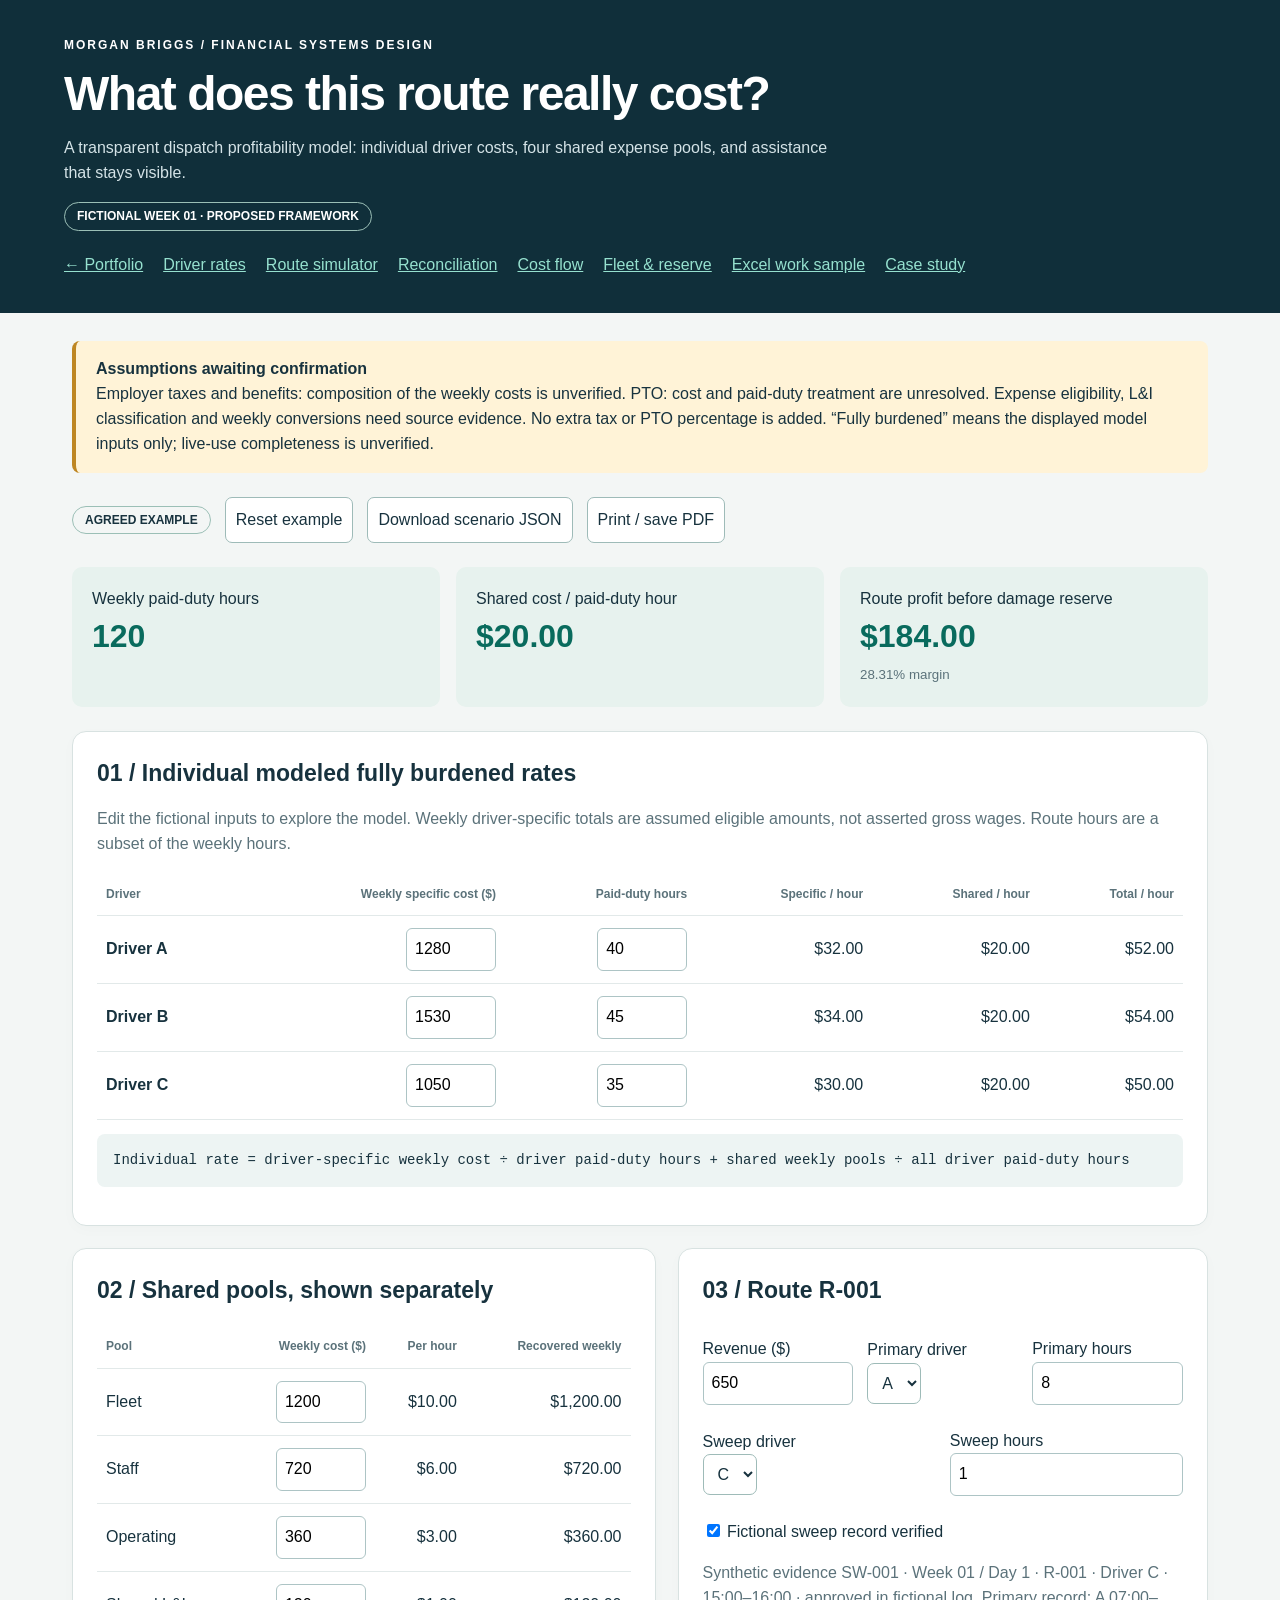
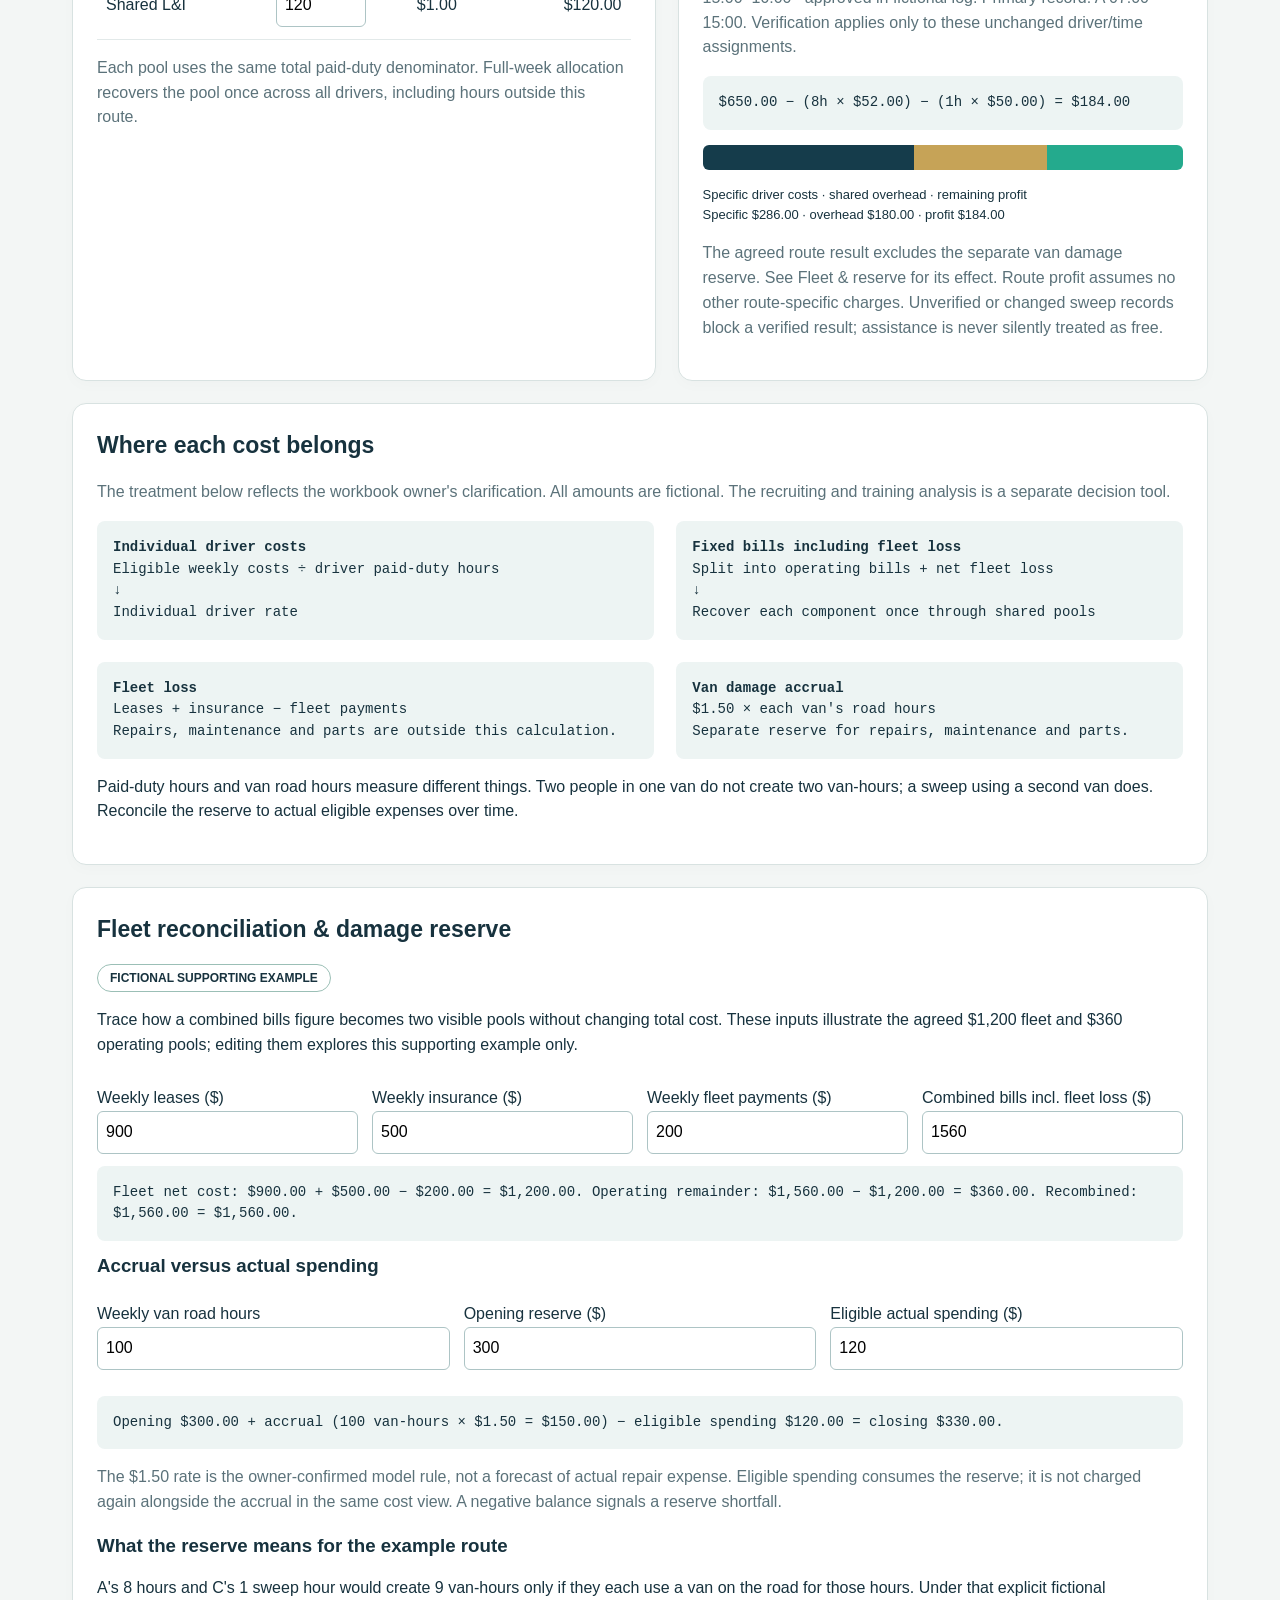
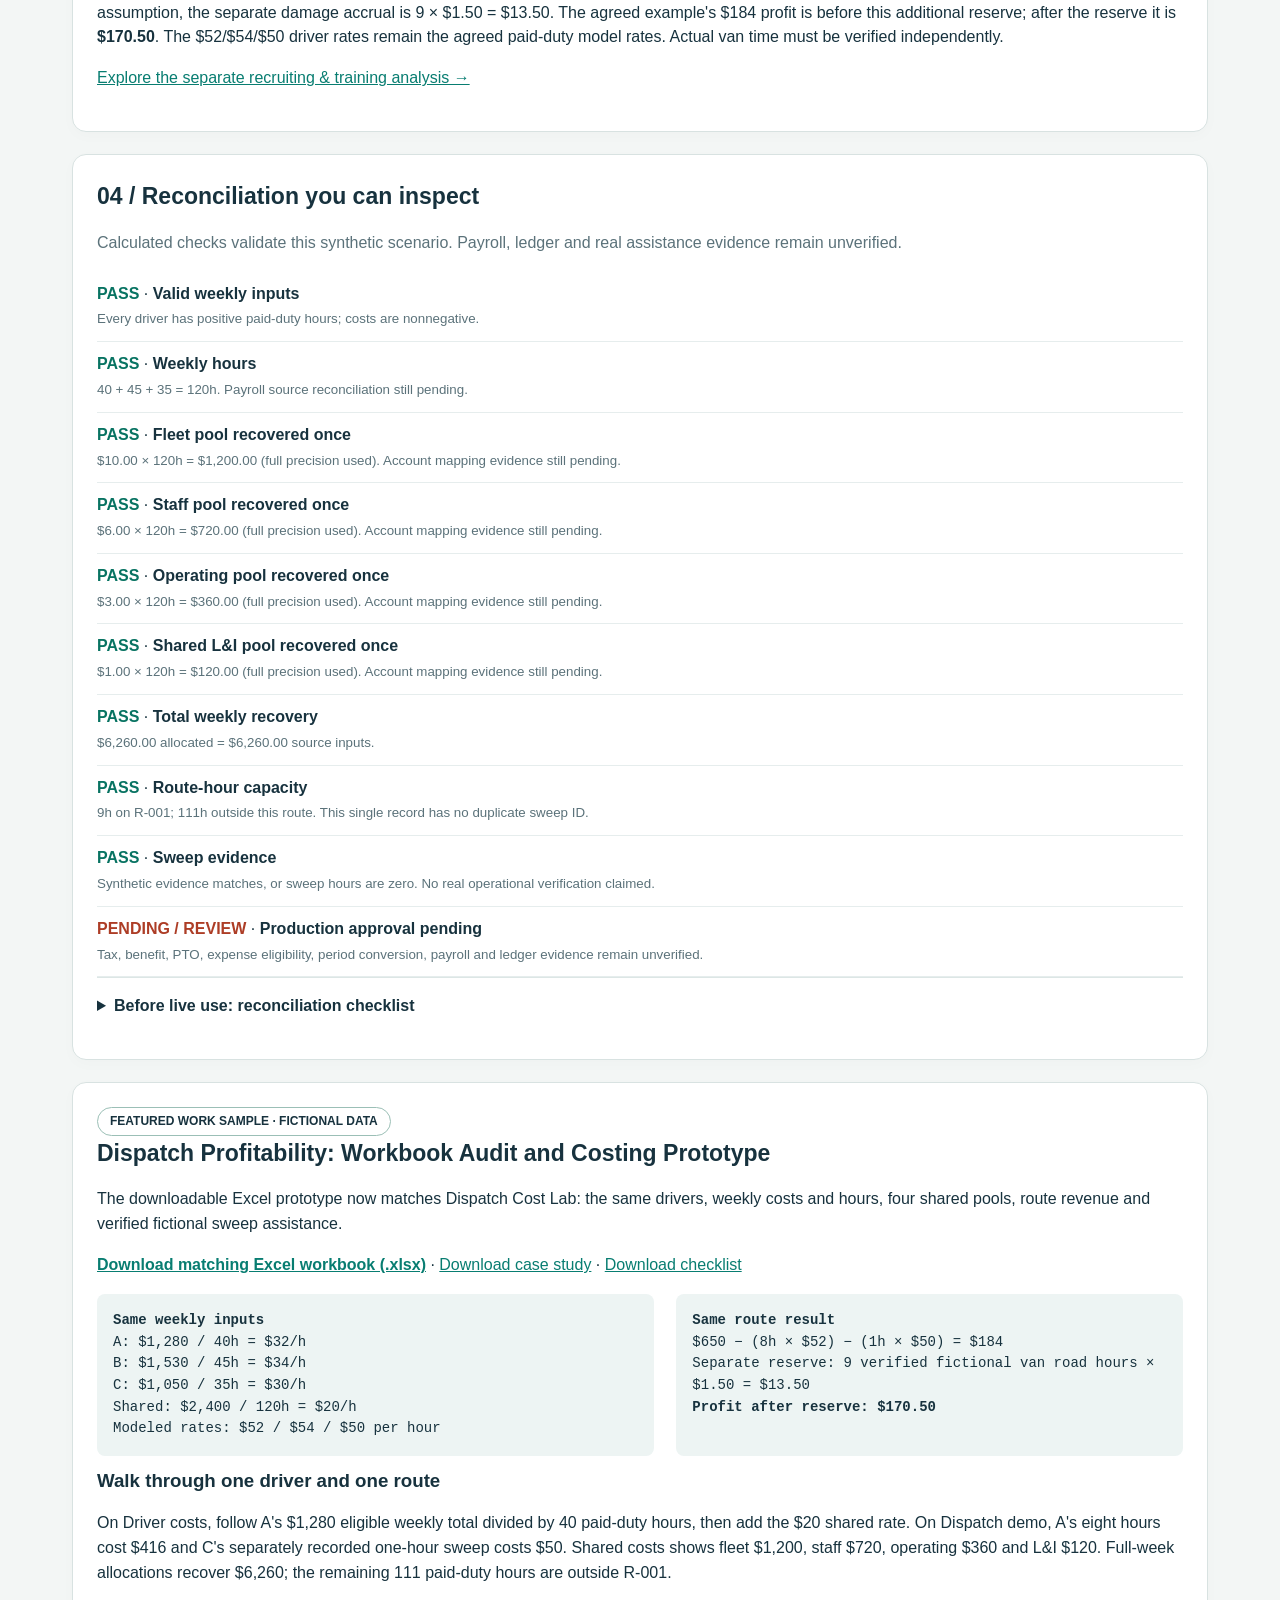
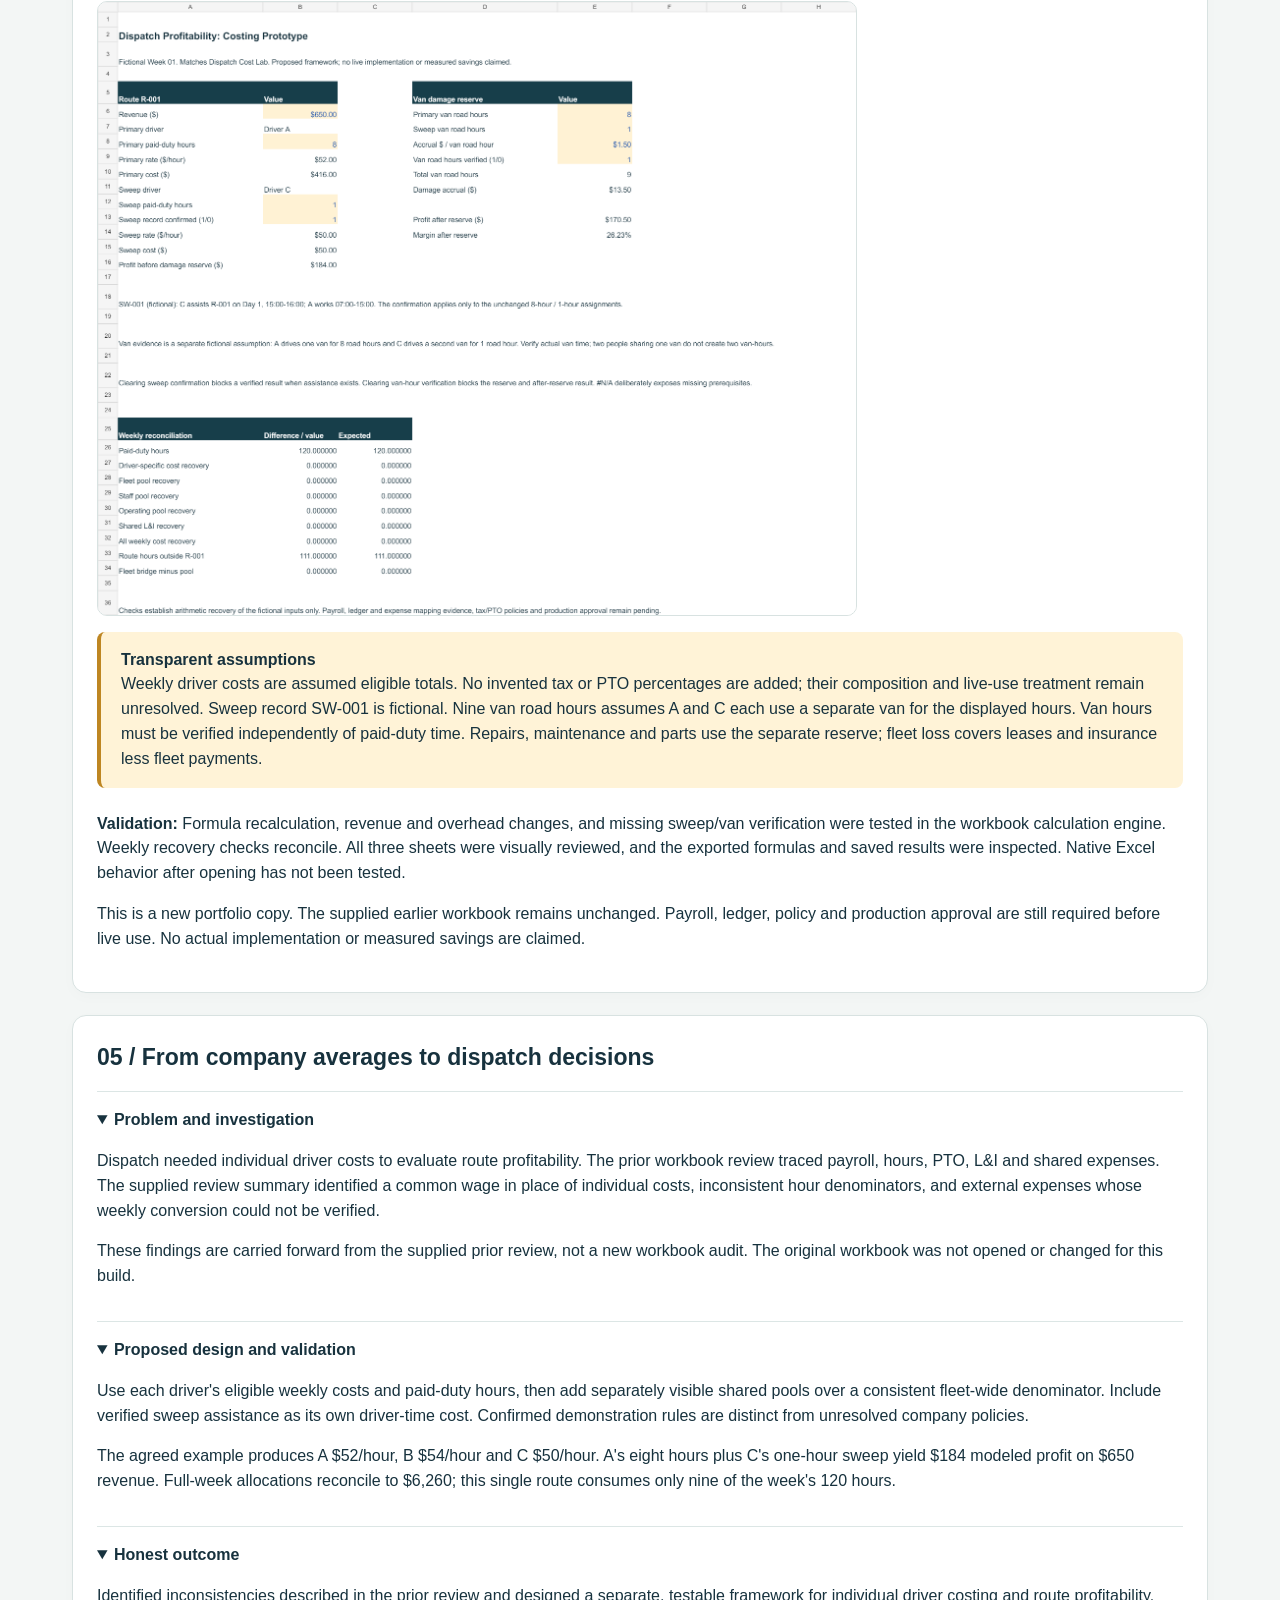
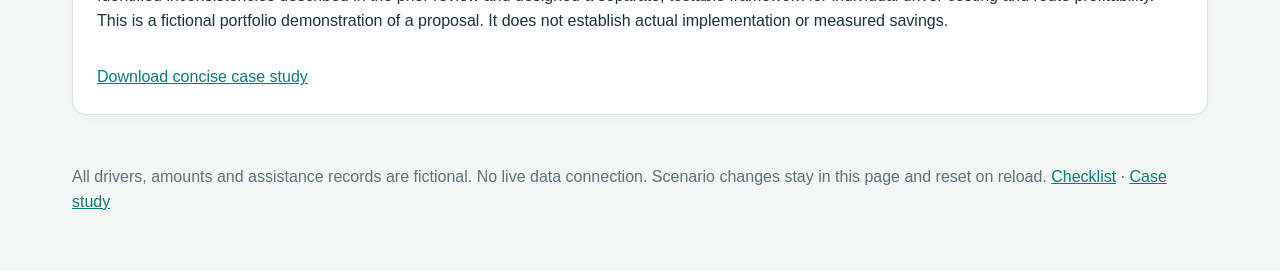
<file: dispatch-profitability.html>
<!doctype html>
<html lang="en"><head><meta charset="utf-8"><meta name="viewport" content="width=device-width,initial-scale=1"><title>Dispatch Cost Lab | Morgan Briggs</title><style>
:root{font-family:Inter,Segoe UI,sans-serif;color:#17323e;background:#f3f6f5;line-height:1.55}*{box-sizing:border-box}body{margin:0}header{background:#102f3a;color:white;padding:36px max(5vw,20px)}main{max-width:1180px;margin:auto;padding:28px 22px}h1{font-size:clamp(30px,4vw,48px);letter-spacing:-1.5px;line-height:1.12;margin:12px 0}h2{font-size:23px;margin:0 0 16px}h3{margin:10px 0}a{color:#087d71}header a{color:#96e1cf}.eyebrow{letter-spacing:2px;font-size:12px;font-weight:700}.lead{max-width:790px;color:#d4e3e7}.pill{display:inline-block;border:1px solid #9bbfb6;border-radius:30px;padding:4px 12px;font-size:12px;font-weight:700}.warning{background:#fff3d7;border-left:4px solid #be8622;padding:16px 20px;border-radius:8px;margin-bottom:24px}.grid{display:grid;grid-template-columns:1.1fr 1fr;gap:22px}.panel{background:white;border:1px solid #d8e2e1;border-radius:14px;padding:24px;margin-bottom:22px;box-shadow:0 4px 15px #14363b05}.metrics{display:grid;grid-template-columns:repeat(3,1fr);gap:16px;margin:24px 0}.metric{background:#e7f2ee;padding:20px;border-radius:10px}.metric strong{display:block;font-size:32px;color:#096b5d}.muted,small{color:#5b727a}.scroll{overflow-x:auto}table{border-collapse:collapse;width:100%;white-space:nowrap}th,td{text-align:right;padding:12px 9px;border-bottom:1px solid #e2e9e9}th:first-child,td:first-child{text-align:left}th{font-size:12px;color:#5b727a}input[type=number]{width:90px;padding:8px;border:1px solid #adc4c5;border-radius:6px;font:inherit}input:focus,button:focus,select:focus{outline:3px solid #84cfc1}select,button{padding:10px;border-radius:7px;border:1px solid #9ebbb8;font:inherit;background:white;color:#17323e}button{cursor:pointer}button.primary{background:#087969;color:white;border:0}label{display:block;margin:12px 0}.row{display:flex;flex-wrap:wrap;align-items:center;gap:14px}.row label{flex:1}.row input{width:100%}.formula{padding:16px;background:#edf4f3;border-radius:8px;font-family:ui-monospace,monospace;font-size:14px}.check{padding:10px 0;border-bottom:1px solid #e6eded}.pass{color:#087362;font-weight:700}.fail{color:#ad3d26;font-weight:700}.bar{display:flex;height:25px;border-radius:6px;overflow:hidden;margin:15px 0}.bar span{min-width:0}.legend{font-size:13px}.legend b{margin-right:12px}details{border-top:1px solid #dce6e5;padding:16px 0}summary{cursor:pointer;font-weight:700}footer{padding:28px 0;color:#5b727a}nav{display:flex;gap:20px;flex-wrap:wrap;margin-top:22px}@media(max-width:800px){.grid{grid-template-columns:1fr}.metrics{grid-template-columns:1fr}.panel{padding:18px}header{padding:28px 22px}}@media print{button,.controls{display:none}header{background:white;color:#17323e}.lead{color:#17323e}.grid{display:block}.panel{break-inside:avoid}input{border:0!important}}
</style></head><body>
<header><div class="eyebrow">MORGAN BRIGGS / FINANCIAL SYSTEMS DESIGN</div><h1>What does this route really cost?</h1><p class="lead">A transparent dispatch profitability model: individual driver costs, four shared expense pools, and assistance that stays visible.</p><span class="pill">FICTIONAL WEEK 01 · PROPOSED FRAMEWORK</span><nav><a href="index.html#projects">← Portfolio</a><a href="#rates">Driver rates</a><a href="#route">Route simulator</a><a href="#checks">Reconciliation</a><a href="#cost-flow">Cost flow</a><a href="#fleet-lab">Fleet &amp; reserve</a><a href="#workbook-sample">Excel work sample</a><a href="#case">Case study</a></nav></header>
<main><div class="warning"><strong>Assumptions awaiting confirmation</strong><br>Employer taxes and benefits: composition of the weekly costs is unverified. PTO: cost and paid-duty treatment are unresolved. Expense eligibility, L&I classification and weekly conversions need source evidence. No extra tax or PTO percentage is added. “Fully burdened” means the displayed model inputs only; live-use completeness is unverified.</div>
<div class="row controls"><span class="pill" id="scenario">AGREED EXAMPLE</span><button id="reset">Reset example</button><button id="export">Download scenario JSON</button><button id="print">Print / save PDF</button></div>
<div class="metrics" aria-live="polite"><div class="metric"><span>Weekly paid-duty hours</span><strong id="hours"></strong></div><div class="metric"><span>Shared cost / paid-duty hour</span><strong id="shared"></strong></div><div class="metric"><span>Route profit before damage reserve</span><strong id="profit"></strong><small id="margin"></small></div></div>
<section class="panel" id="rates"><h2>01 / Individual modeled fully burdened rates</h2><p class="muted">Edit the fictional inputs to explore the model. Weekly driver-specific totals are assumed eligible amounts, not asserted gross wages. Route hours are a subset of the weekly hours.</p><div class="scroll"><table><thead><tr><th>Driver</th><th>Weekly specific cost ($)</th><th>Paid-duty hours</th><th>Specific / hour</th><th>Shared / hour</th><th>Total / hour</th></tr></thead><tbody id="drivers"></tbody></table></div><p class="formula">Individual rate = driver-specific weekly cost ÷ driver paid-duty hours + shared weekly pools ÷ all driver paid-duty hours</p></section>
<div class="grid"><section class="panel"><h2>02 / Shared pools, shown separately</h2><div class="scroll"><table><thead><tr><th>Pool</th><th>Weekly cost ($)</th><th>Per hour</th><th>Recovered weekly</th></tr></thead><tbody id="pools"></tbody></table></div><p class="muted">Each pool uses the same total paid-duty denominator. Full-week allocation recovers the pool once across all drivers, including hours outside this route.</p></section>
<section class="panel" id="route"><h2>03 / Route R-001</h2><div class="row"><label>Revenue ($)<br><input id="revenue" type="number" min="0" step="10" value="650"></label><label>Primary driver<br><select id="primary"><option>A</option><option>B</option><option>C</option></select></label><label>Primary hours<br><input id="primaryHours" type="number" min="0" step="0.25" value="8"></label></div><div class="row"><label>Sweep driver<br><select id="sweep"><option>C</option><option>B</option><option>A</option></select></label><label>Sweep hours<br><input id="sweepHours" type="number" min="0" step="0.25" value="1"></label></div><label><input type="checkbox" id="verified" checked> Fictional sweep record verified</label><p id="evidence" class="muted"></p><p id="routeMath" class="formula" aria-live="polite"></p><div class="bar" id="costBar" aria-label="Route revenue composition"></div><p class="legend">Specific driver costs · shared overhead · remaining profit<br><span id="breakdown"></span></p><p class="muted">The agreed route result excludes the separate van damage reserve. See Fleet &amp; reserve for its effect. Route profit assumes no other route-specific charges. Unverified or changed sweep records block a verified result; assistance is never silently treated as free.</p></section></div>
<section class="panel" id="cost-flow"><h2>Where each cost belongs</h2><p class="muted">The treatment below reflects the workbook owner's clarification. All amounts are fictional. The recruiting and training analysis is a separate decision tool.</p><div class="grid"><div class="formula"><strong>Individual driver costs</strong><br>Eligible weekly costs ÷ driver paid-duty hours<br>↓<br>Individual driver rate</div><div class="formula"><strong>Fixed bills including fleet loss</strong><br>Split into operating bills + net fleet loss<br>↓<br>Recover each component once through shared pools</div><div class="formula"><strong>Fleet loss</strong><br>Leases + insurance − fleet payments<br>Repairs, maintenance and parts are outside this calculation.</div><div class="formula"><strong>Van damage accrual</strong><br>$1.50 × each van's road hours<br>Separate reserve for repairs, maintenance and parts.</div></div><p>Paid-duty hours and van road hours measure different things. Two people in one van do not create two van-hours; a sweep using a second van does. Reconcile the reserve to actual eligible expenses over time.</p></section>
<section class="panel" id="fleet-lab"><h2>Fleet reconciliation &amp; damage reserve</h2><span class="pill">FICTIONAL SUPPORTING EXAMPLE</span><p>Trace how a combined bills figure becomes two visible pools without changing total cost. These inputs illustrate the agreed $1,200 fleet and $360 operating pools; editing them explores this supporting example only.</p><div class="row"><label>Weekly leases ($)<input id="fLease" type="number" min="0" value="900"></label><label>Weekly insurance ($)<input id="fIns" type="number" min="0" value="500"></label><label>Weekly fleet payments ($)<input id="fPay" type="number" min="0" value="200"></label><label>Combined bills incl. fleet loss ($)<input id="fBills" type="number" min="0" value="1560"></label></div><div class="formula" id="fBridge" aria-live="polite"></div><h3>Accrual versus actual spending</h3><div class="row"><label>Weekly van road hours<input id="fHours" type="number" min="0" value="100"></label><label>Opening reserve ($)<input id="fOpen" type="number" min="0" value="300"></label><label>Eligible actual spending ($)<input id="fSpent" type="number" min="0" value="120"></label></div><p id="fReserve" class="formula" aria-live="polite"></p><p class="muted">The $1.50 rate is the owner-confirmed model rule, not a forecast of actual repair expense. Eligible spending consumes the reserve; it is not charged again alongside the accrual in the same cost view. A negative balance signals a reserve shortfall.</p><h3>What the reserve means for the example route</h3><p>A's 8 hours and C's 1 sweep hour would create 9 van-hours only if they each use a van on the road for those hours. Under that explicit fictional assumption, the separate damage accrual is 9 × $1.50 = $13.50. The agreed example's $184 profit is before this additional reserve; after the reserve it is <strong>$170.50</strong>. The $52/$54/$50 driver rates remain the agreed paid-duty model rates. Actual van time must be verified independently.</p><p><a href="recruiting-training.html">Explore the separate recruiting &amp; training analysis →</a></p></section><section class="panel" id="checks"><h2>04 / Reconciliation you can inspect</h2><p class="muted">Calculated checks validate this synthetic scenario. Payroll, ledger and real assistance evidence remain unverified.</p><div id="checksList" aria-live="polite"></div><details><summary>Before live use: reconciliation checklist</summary><p>Reconcile each driver's paid-duty hours and eligible costs to the same payroll week. Resolve overtime, breaks, training, PTO, taxes and benefits. Trace every pool to ledger or invoice evidence, verify period conversions, and assign each expense exactly once.</p><p>When a starting bills-and-supplies total already contains fleet loss, move that component into the fleet pool and remove it from operating costs so combined cost stays unchanged. Reconcile fleet reimbursements once, and confirm coverage for maintenance, parts and repairs. Reconcile hiring vendor costs and recruitment/training staff allocations to existing pools to avoid duplicate recovery.</p><p>Match route revenue and all primary/sweep time to source records. Require a unique approved sweep ID with driver, route, date and interval; reject overlaps and duplicates. Reconcile all route and non-route hours to each driver's weekly hours. Review rounding, exclusions and exceptions; obtain accounting and operational sign-off.</p><p><a href="reconciliation-checklist.md" download>Download complete checklist</a></p></details></section>
<section class="panel" id="workbook-sample"><span class="pill">FEATURED WORK SAMPLE · FICTIONAL DATA</span><h2>Dispatch Profitability: Workbook Audit and Costing Prototype</h2><p>The downloadable Excel prototype now matches Dispatch Cost Lab: the same drivers, weekly costs and hours, four shared pools, route revenue and verified fictional sweep assistance.</p><p><a href="downloads/dispatch-cost-portfolio-demo.xlsx" download><strong>Download matching Excel workbook (.xlsx)</strong></a> · <a href="case-study.md" download>Download case study</a> · <a href="reconciliation-checklist.md" download>Download checklist</a></p><div class="grid"><div class="formula"><strong>Same weekly inputs</strong><br>A: $1,280 / 40h = $32/h<br>B: $1,530 / 45h = $34/h<br>C: $1,050 / 35h = $30/h<br>Shared: $2,400 / 120h = $20/h<br>Modeled rates: $52 / $54 / $50 per hour</div><div class="formula"><strong>Same route result</strong><br>$650 − (8h × $52) − (1h × $50) = $184<br>Separate reserve: 9 verified fictional van road hours × $1.50 = $13.50<br><strong>Profit after reserve: $170.50</strong></div></div><h3>Walk through one driver and one route</h3><p>On Driver costs, follow A's $1,280 eligible weekly total divided by 40 paid-duty hours, then add the $20 shared rate. On Dispatch demo, A's eight hours cost $416 and C's separately recorded one-hour sweep costs $50. Shared costs shows fleet $1,200, staff $720, operating $360 and L&amp;I $120. Full-week allocations recover $6,260; the remaining 111 paid-duty hours are outside R-001.</p><p><a href="images/portfolio-examples/dispatch-workbook.png" target="_blank" rel="noopener"><img src="images/portfolio-examples/dispatch-workbook.png" alt="Matching fictional workbook showing route costs, separate van reserve and reconciliation checks" style="display:block;width:100%;max-width:760px;border:1px solid #d8e2e1;border-radius:10px" loading="lazy"></a></p><div class="warning"><strong>Transparent assumptions</strong><br>Weekly driver costs are assumed eligible totals. No invented tax or PTO percentages are added; their composition and live-use treatment remain unresolved. Sweep record SW-001 is fictional. Nine van road hours assumes A and C each use a separate van for the displayed hours. Van hours must be verified independently of paid-duty time. Repairs, maintenance and parts use the separate reserve; fleet loss covers leases and insurance less fleet payments.</div><p><strong>Validation:</strong> Formula recalculation, revenue and overhead changes, and missing sweep/van verification were tested in the workbook calculation engine. Weekly recovery checks reconcile. All three sheets were visually reviewed, and the exported formulas and saved results were inspected. Native Excel behavior after opening has not been tested.</p><p>This is a new portfolio copy. The supplied earlier workbook remains unchanged. Payroll, ledger, policy and production approval are still required before live use. No actual implementation or measured savings are claimed.</p></section><section class="panel" id="case"><h2>05 / From company averages to dispatch decisions</h2><details open><summary>Problem and investigation</summary><p>Dispatch needed individual driver costs to evaluate route profitability. The prior workbook review traced payroll, hours, PTO, L&I and shared expenses. The supplied review summary identified a common wage in place of individual costs, inconsistent hour denominators, and external expenses whose weekly conversion could not be verified.</p><p>These findings are carried forward from the supplied prior review, not a new workbook audit. The original workbook was not opened or changed for this build.</p></details><details open><summary>Proposed design and validation</summary><p>Use each driver's eligible weekly costs and paid-duty hours, then add separately visible shared pools over a consistent fleet-wide denominator. Include verified sweep assistance as its own driver-time cost. Confirmed demonstration rules are distinct from unresolved company policies.</p><p>The agreed example produces A $52/hour, B $54/hour and C $50/hour. A's eight hours plus C's one-hour sweep yield $184 modeled profit on $650 revenue. Full-week allocations reconcile to $6,260; this single route consumes only nine of the week's 120 hours.</p></details><details open><summary>Honest outcome</summary><p>Identified inconsistencies described in the prior review and designed a separate, testable framework for individual driver costing and route profitability. This is a fictional portfolio demonstration of a proposal. It does not establish actual implementation or measured savings.</p></details><a href="case-study.md" download>Download concise case study</a></section>
<footer>All drivers, amounts and assistance records are fictional. No live data connection. Scenario changes stay in this page and reset on reload. <a href="reconciliation-checklist.md">Checklist</a> · <a href="case-study.md">Case study</a></footer></main>
<script>
const initial={drivers:[{id:'A',cost:1280,hours:40},{id:'B',cost:1530,hours:45},{id:'C',cost:1050,hours:35}],pools:[{name:'Fleet',cost:1200},{name:'Staff',cost:720},{name:'Operating',cost:360},{name:'Shared L&I',cost:120}]};
let data=structuredClone(initial);const $=id=>document.getElementById(id),money=n=>Number.isFinite(n)?n.toLocaleString('en-US',{style:'currency',currency:'USD'}):'—',num=n=>Number.isFinite(n)?Number(n.toFixed(4)).toLocaleString('en-US'):'—';
function setup(){ $('drivers').innerHTML=data.drivers.map((d,i)=>`<tr><td><strong>Driver ${d.id}</strong></td><td><input aria-label="Driver ${d.id} weekly cost" type="number" min="0" step="10" data-driver="${i}" data-field="cost" value="${d.cost}"></td><td><input aria-label="Driver ${d.id} paid-duty hours" type="number" min="0.25" step="0.25" data-driver="${i}" data-field="hours" value="${d.hours}"></td><td id="base${i}"></td><td id="over${i}"></td><td id="rate${i}"></td></tr>`).join('');$('pools').innerHTML=data.pools.map((p,i)=>`<tr><td>${p.name}</td><td><input aria-label="${p.name} weekly pool" type="number" min="0" step="10" data-pool="${i}" value="${p.cost}"></td><td id="poolRate${i}"></td><td id="poolRecovery${i}"></td></tr>`).join('');render();}
function calculate(d,r){const valid=d.drivers.every(x=>Number.isFinite(x.hours)&&x.hours>0&&Number.isFinite(x.cost)&&x.cost>=0)&&d.pools.every(x=>Number.isFinite(x.cost)&&x.cost>=0);const hours=d.drivers.reduce((a,x)=>a+x.hours,0),pool=d.pools.reduce((a,x)=>a+x.cost,0),shared=valid?pool/hours:NaN,rates=d.drivers.map(x=>valid?x.cost/x.hours+shared:NaN),pi=d.drivers.findIndex(x=>x.id===r.primary),si=d.drivers.findIndex(x=>x.id===r.sweep);const timeOK=Number.isFinite(r.primaryHours)&&r.primaryHours>=0&&Number.isFinite(r.sweepHours)&&r.sweepHours>=0&&Number.isFinite(r.revenue)&&r.revenue>=0&&r.primary!==r.sweep&&r.primaryHours<=d.drivers[pi].hours&&r.sweepHours<=d.drivers[si].hours;const evidenceOK=r.sweepHours===0||(r.verified&&r.primary==='A'&&r.primaryHours===8&&r.sweep==='C'&&r.sweepHours===1);const cost=valid&&timeOK?rates[pi]*r.primaryHours+rates[si]*r.sweepHours:NaN;return {valid,hours,pool,shared,rates,pi,si,timeOK,evidenceOK,cost,profit:valid&&timeOK&&evidenceOK?r.revenue-cost:NaN};}
function route(){return {revenue:$('revenue').valueAsNumber,primary:$('primary').value,sweep:$('sweep').value,primaryHours:$('primaryHours').valueAsNumber,sweepHours:$('sweepHours').valueAsNumber,verified:$('verified').checked};}
function render(){const r=route(),c=calculate(data,r);$('hours').textContent=num(c.hours);$('shared').textContent=money(c.shared);$('profit').textContent=money(c.profit);$('margin').textContent=Number.isFinite(c.profit)?(r.revenue>0?(c.profit/r.revenue*100).toFixed(2)+'% margin':'Margin undefined at zero revenue'):'Result blocked: resolve inputs or sweep evidence';data.drivers.forEach((d,i)=>{$('base'+i).textContent=money(c.valid?d.cost/d.hours:NaN);$('over'+i).textContent=money(c.shared);$('rate'+i).textContent=money(c.rates[i]);});data.pools.forEach((p,i)=>{$('poolRate'+i).textContent=money(c.valid?p.cost/c.hours:NaN);$('poolRecovery'+i).textContent=money(c.valid?(p.cost/c.hours)*c.hours:NaN);});$('evidence').textContent='Synthetic evidence SW-001 · Week 01 / Day 1 · R-001 · Driver C · 15:00–16:00 · approved in fictional log. Primary record: A 07:00–15:00. Verification applies only to these unchanged driver/time assignments.';$('routeMath').textContent=c.valid&&c.timeOK?`${money(r.revenue)} − (${num(r.primaryHours)}h × ${money(c.rates[c.pi])}) − (${num(r.sweepHours)}h × ${money(c.rates[c.si])}) = ${Number.isFinite(c.profit)?money(c.profit):'BLOCKED (unverified assistance)'}`:'Enter nonnegative costs/revenue and valid hours. Primary and sweep must be distinct, and route hours must fit each driver’s weekly hours.';
const specific=c.valid&&c.timeOK?data.drivers[c.pi].cost/data.drivers[c.pi].hours*r.primaryHours+data.drivers[c.si].cost/data.drivers[c.si].hours*r.sweepHours:NaN,overhead=c.shared*(r.primaryHours+r.sweepHours);$('breakdown').textContent=`Specific ${money(specific)} · overhead ${money(overhead)} · profit ${money(c.profit)}`;$('costBar').innerHTML=Number.isFinite(c.profit)&&r.revenue>0&&c.profit>=0?`<span style="width:${specific/r.revenue*100}%;background:#153c4b"></span><span style="width:${overhead/r.revenue*100}%;background:#c6a357"></span><span style="width:${c.profit/r.revenue*100}%;background:#24aa8d"></span>`:'';
const recovered=data.drivers.reduce((a,d,i)=>a+c.rates[i]*d.hours,0),source=data.drivers.reduce((a,d)=>a+d.cost,0)+c.pool,close=(a,b)=>Number.isFinite(a)&&Math.abs(a-b)<0.000001;const checks=[[c.valid,'Valid weekly inputs','Every driver has positive paid-duty hours; costs are nonnegative.'],[c.valid,'Weekly hours',`${data.drivers.map(x=>num(x.hours)).join(' + ')} = ${num(c.hours)}h. Payroll source reconciliation still pending.`],...data.pools.map(p=>[c.valid&&close(p.cost/c.hours*c.hours,p.cost),p.name+' pool recovered once',`${money(p.cost/c.hours)} × ${num(c.hours)}h = ${money(p.cost)} (full precision used). Account mapping evidence still pending.`]),[c.valid&&close(recovered,source),'Total weekly recovery',`${money(recovered)} allocated = ${money(source)} source inputs.`],[c.timeOK&&c.valid,'Route-hour capacity',`${num(r.primaryHours+r.sweepHours)}h on R-001; ${num(c.hours-r.primaryHours-r.sweepHours)}h outside this route. This single record has no duplicate sweep ID.`],[c.evidenceOK,'Sweep evidence',c.evidenceOK?'Synthetic evidence matches, or sweep hours are zero. No real operational verification claimed.':'Unverified or changed driver/time assignments: a new approved record is required.'],[false,'Production approval pending','Tax, benefit, PTO, expense eligibility, period conversion, payroll and ledger evidence remain unverified.']];$('checksList').innerHTML=checks.map(([ok,title,detail])=>`<div class="check"><span class="${ok?'pass':'fail'}">${ok?'PASS':'PENDING / REVIEW'}</span> · <strong>${title}</strong><br><small>${detail}</small></div>`).join('');$('scenario').textContent=JSON.stringify(data)===JSON.stringify(initial)&&JSON.stringify(r)===JSON.stringify({revenue:650,primary:'A',sweep:'C',primaryHours:8,sweepHours:1,verified:true})?'AGREED EXAMPLE':'EDITED FICTIONAL SCENARIO';}
document.addEventListener('input',e=>{const el=e.target;if(el.dataset.driver!==undefined)data.drivers[+el.dataset.driver][el.dataset.field]=el.valueAsNumber;if(el.dataset.pool!==undefined)data.pools[+el.dataset.pool].cost=el.valueAsNumber;render();});document.addEventListener('change',render);$('reset').onclick=()=>{data=structuredClone(initial);$('revenue').value=650;$('primary').value='A';$('sweep').value='C';$('primaryHours').value=8;$('sweepHours').value=1;$('verified').checked=true;setup();};$('print').onclick=()=>window.print();$('export').onclick=()=>{const r=route(),a=document.createElement('a'),blob=new Blob([JSON.stringify({notice:'Fictional scenario; unverified tax, PTO and expense assumptions; not production approved',week:'Fictional Week 01',...data,route:r,result:calculate(data,r)},null,2)],{type:'application/json'}),url=URL.createObjectURL(blob);a.href=url;a.download='dispatch-fictional-scenario.json';a.click();setTimeout(()=>URL.revokeObjectURL(url),1000);};setup();

function fleetDemo(){const ids=['fLease','fIns','fPay','fBills','fHours','fOpen','fSpent'],v=ids.map(id=>$(id).valueAsNumber);if(v.some(n=>!Number.isFinite(n)||n<0)){$('fBridge').textContent='Enter a nonnegative number in each supporting input.';$('fReserve').textContent='Reserve unavailable until inputs are valid.';return;}const [lease,ins,pay,bills,hours,opening,spent]=v,loss=lease+ins-pay,operating=bills-loss,accrual=hours*1.5,closing=opening+accrual-spent;$('fBridge').textContent=`Fleet net cost: ${money(lease)} + ${money(ins)} − ${money(pay)} = ${money(loss)}. Operating remainder: ${money(bills)} − ${money(loss)} = ${money(operating)}. Recombined: ${money(loss+operating)} = ${money(bills)}. ${operating<0?'Review: negative operating remainder.':''} ${loss<0?'Fleet payments exceed lease and insurance costs.':''}`;$('fReserve').textContent=`Opening ${money(opening)} + accrual (${num(hours)} van-hours × $1.50 = ${money(accrual)}) − eligible spending ${money(spent)} = closing ${money(closing)}${closing<0?' — reserve shortfall':''}.`;}
document.addEventListener('input',fleetDemo);fleetDemo();
</script></body></html>
</file>
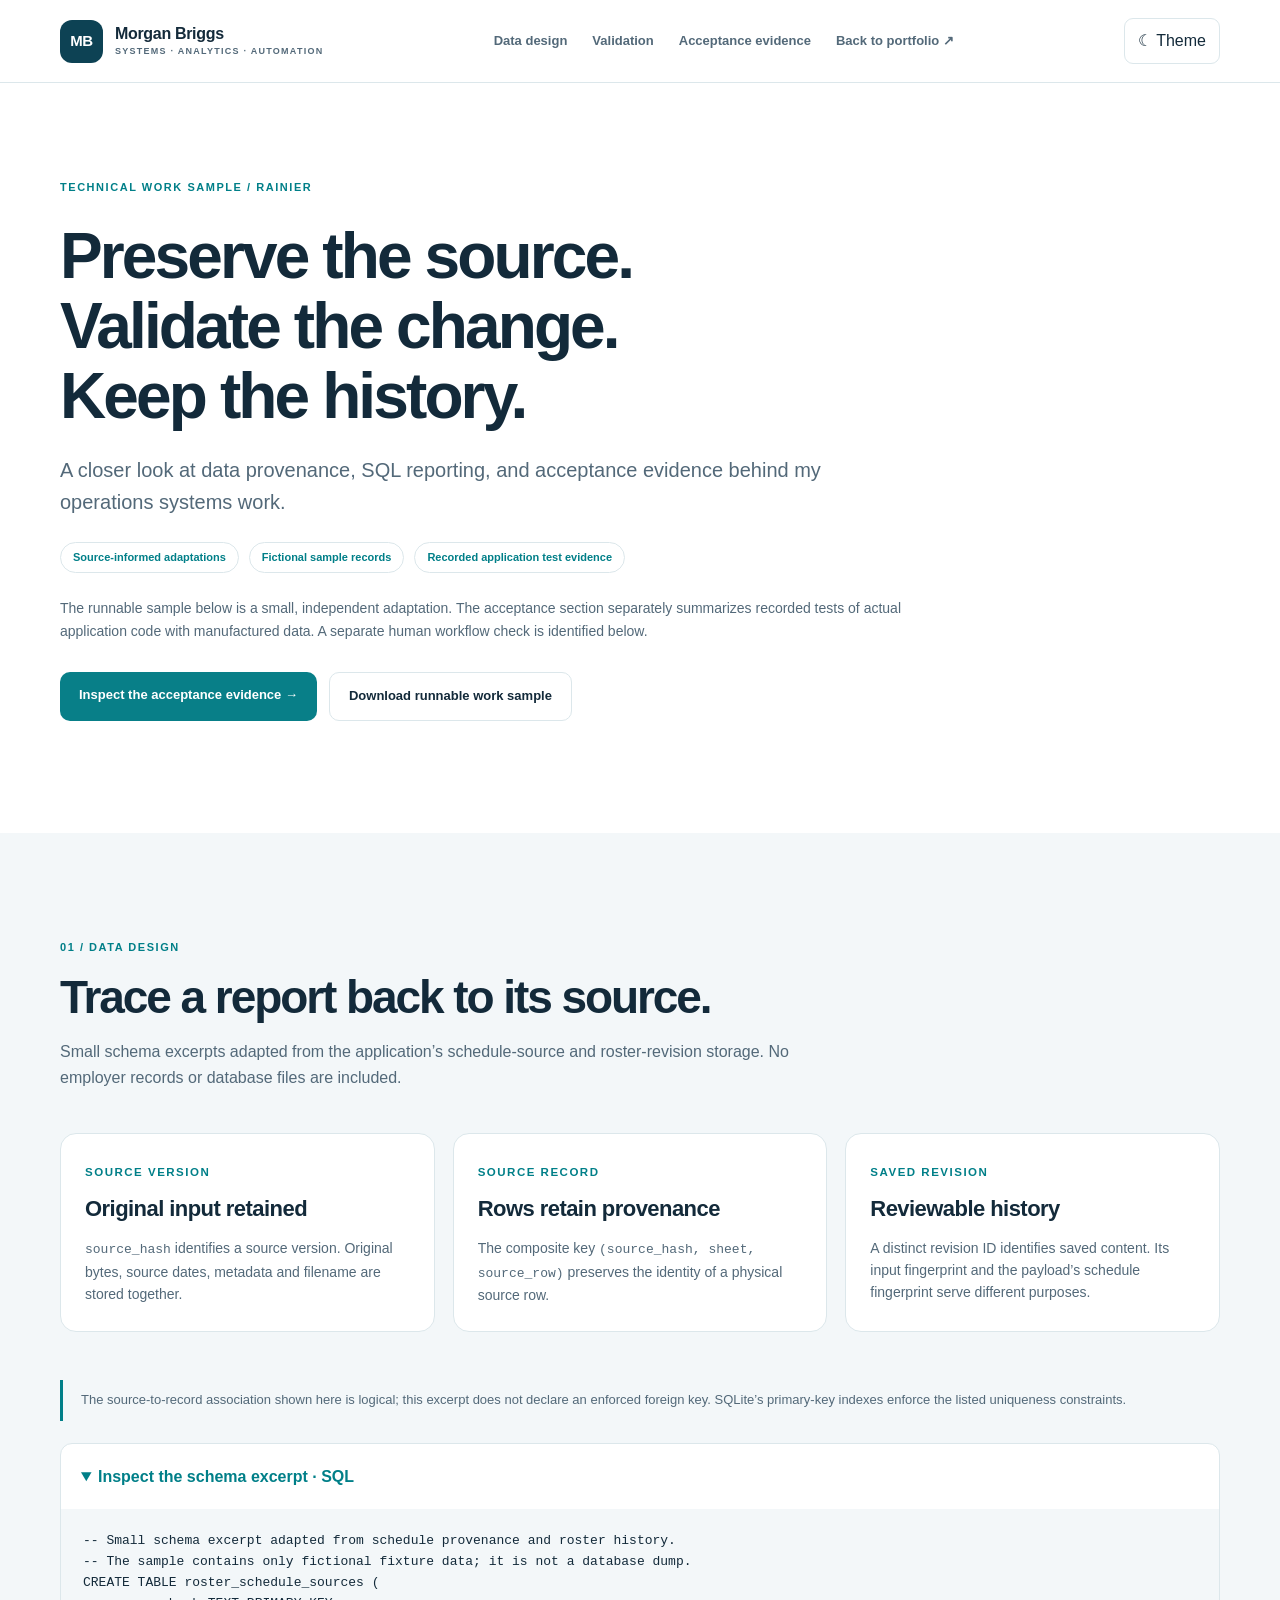
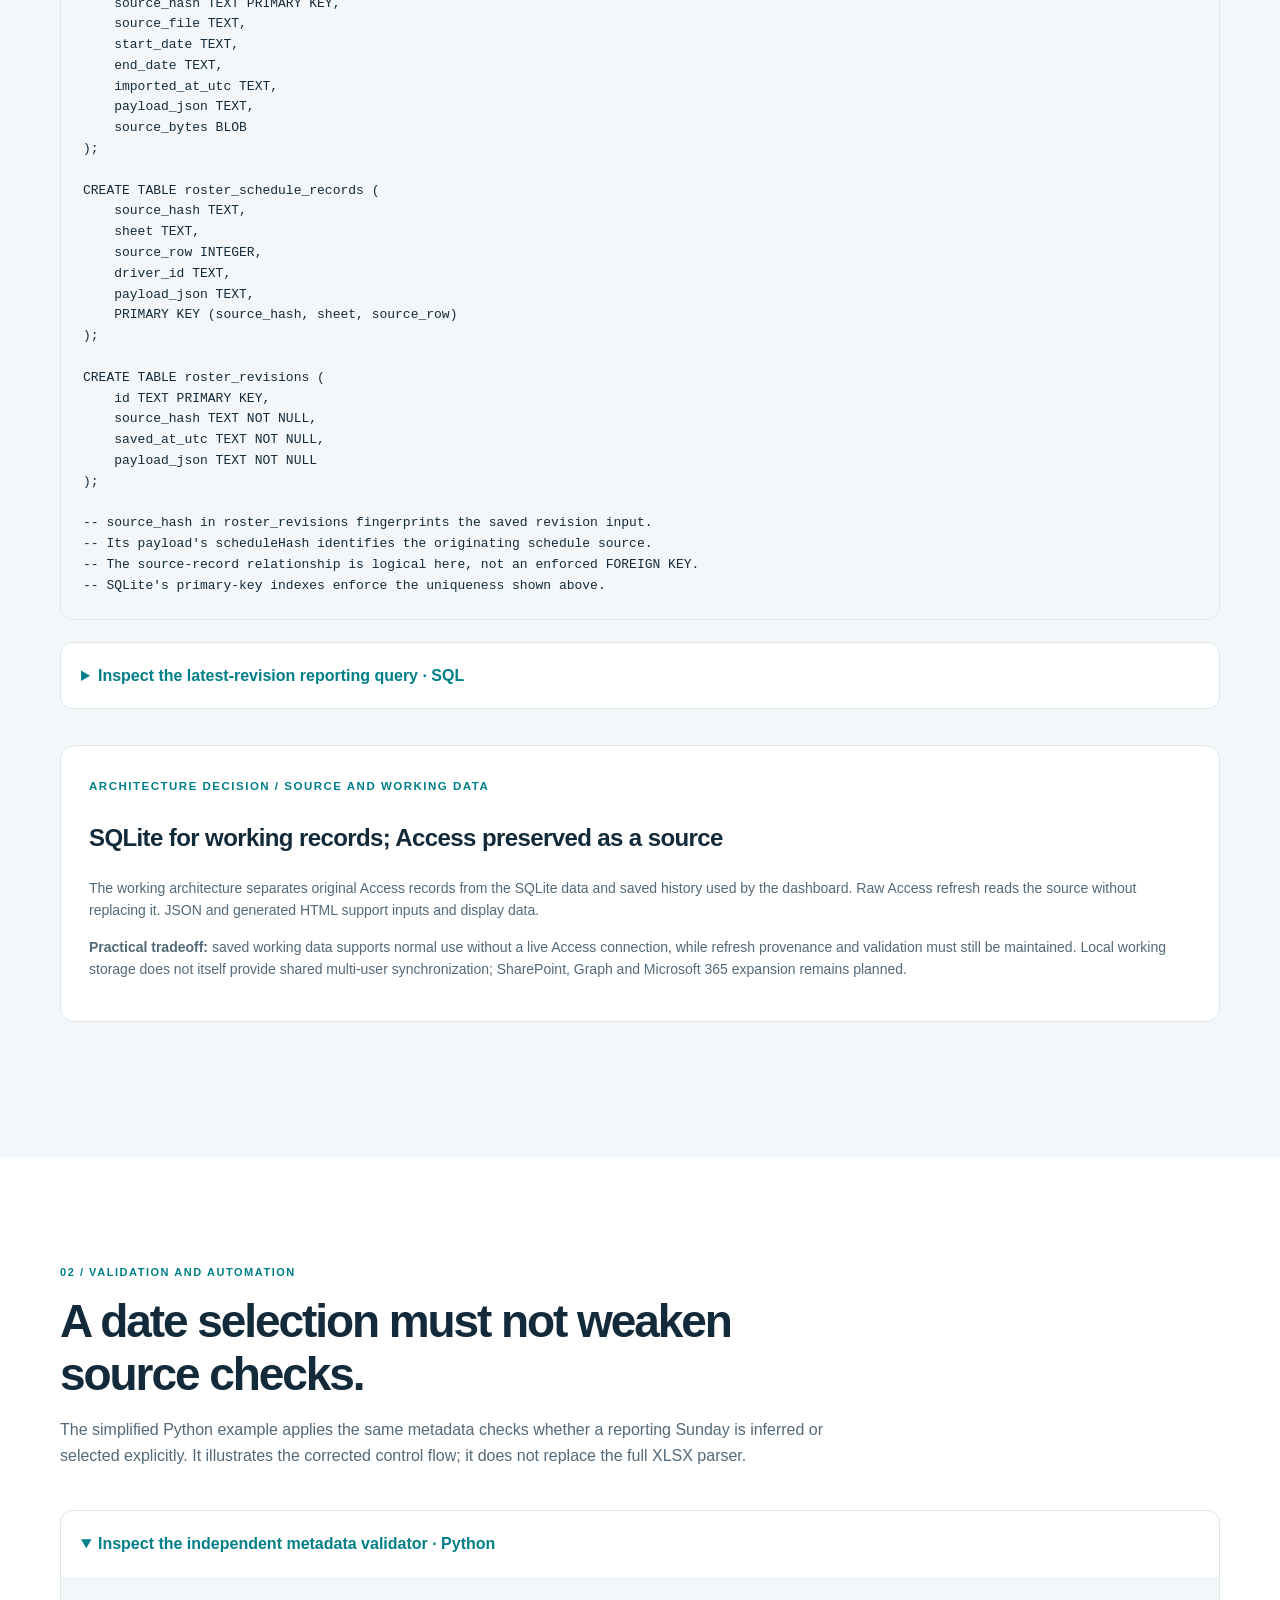
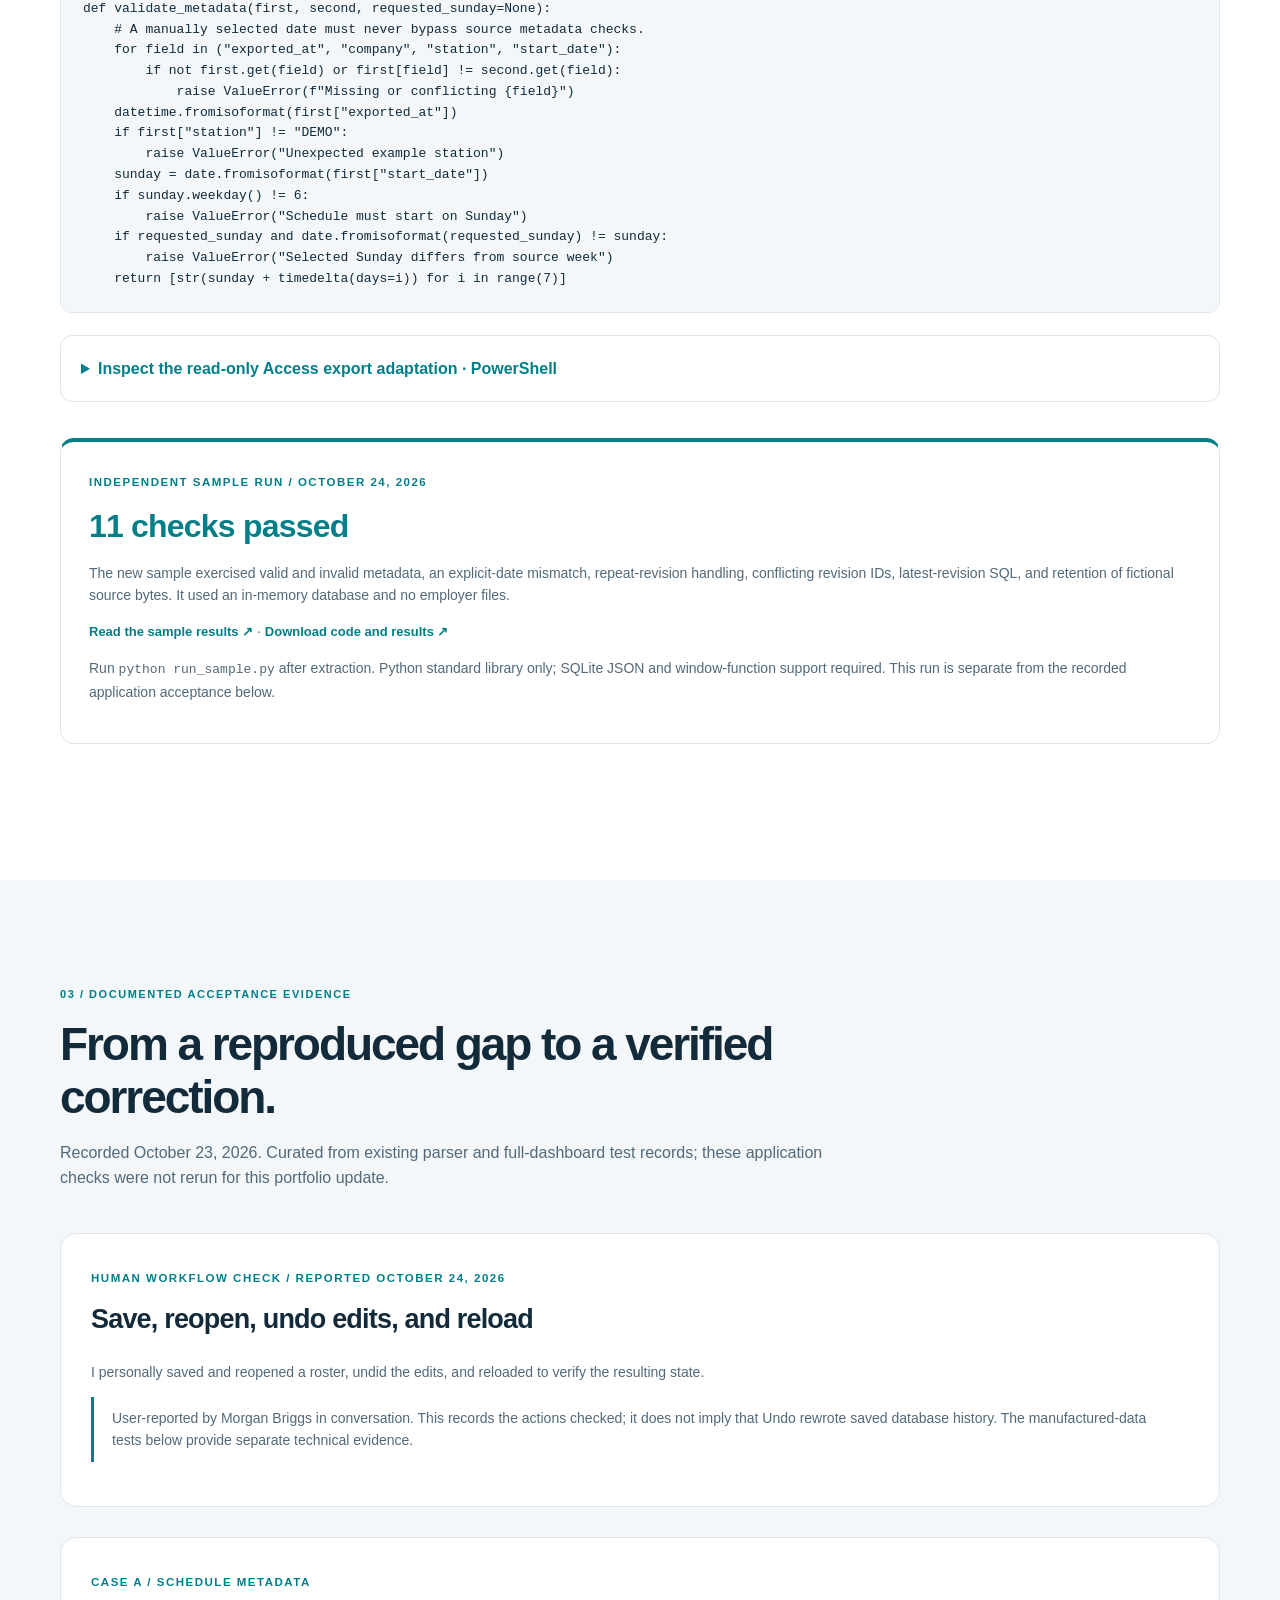
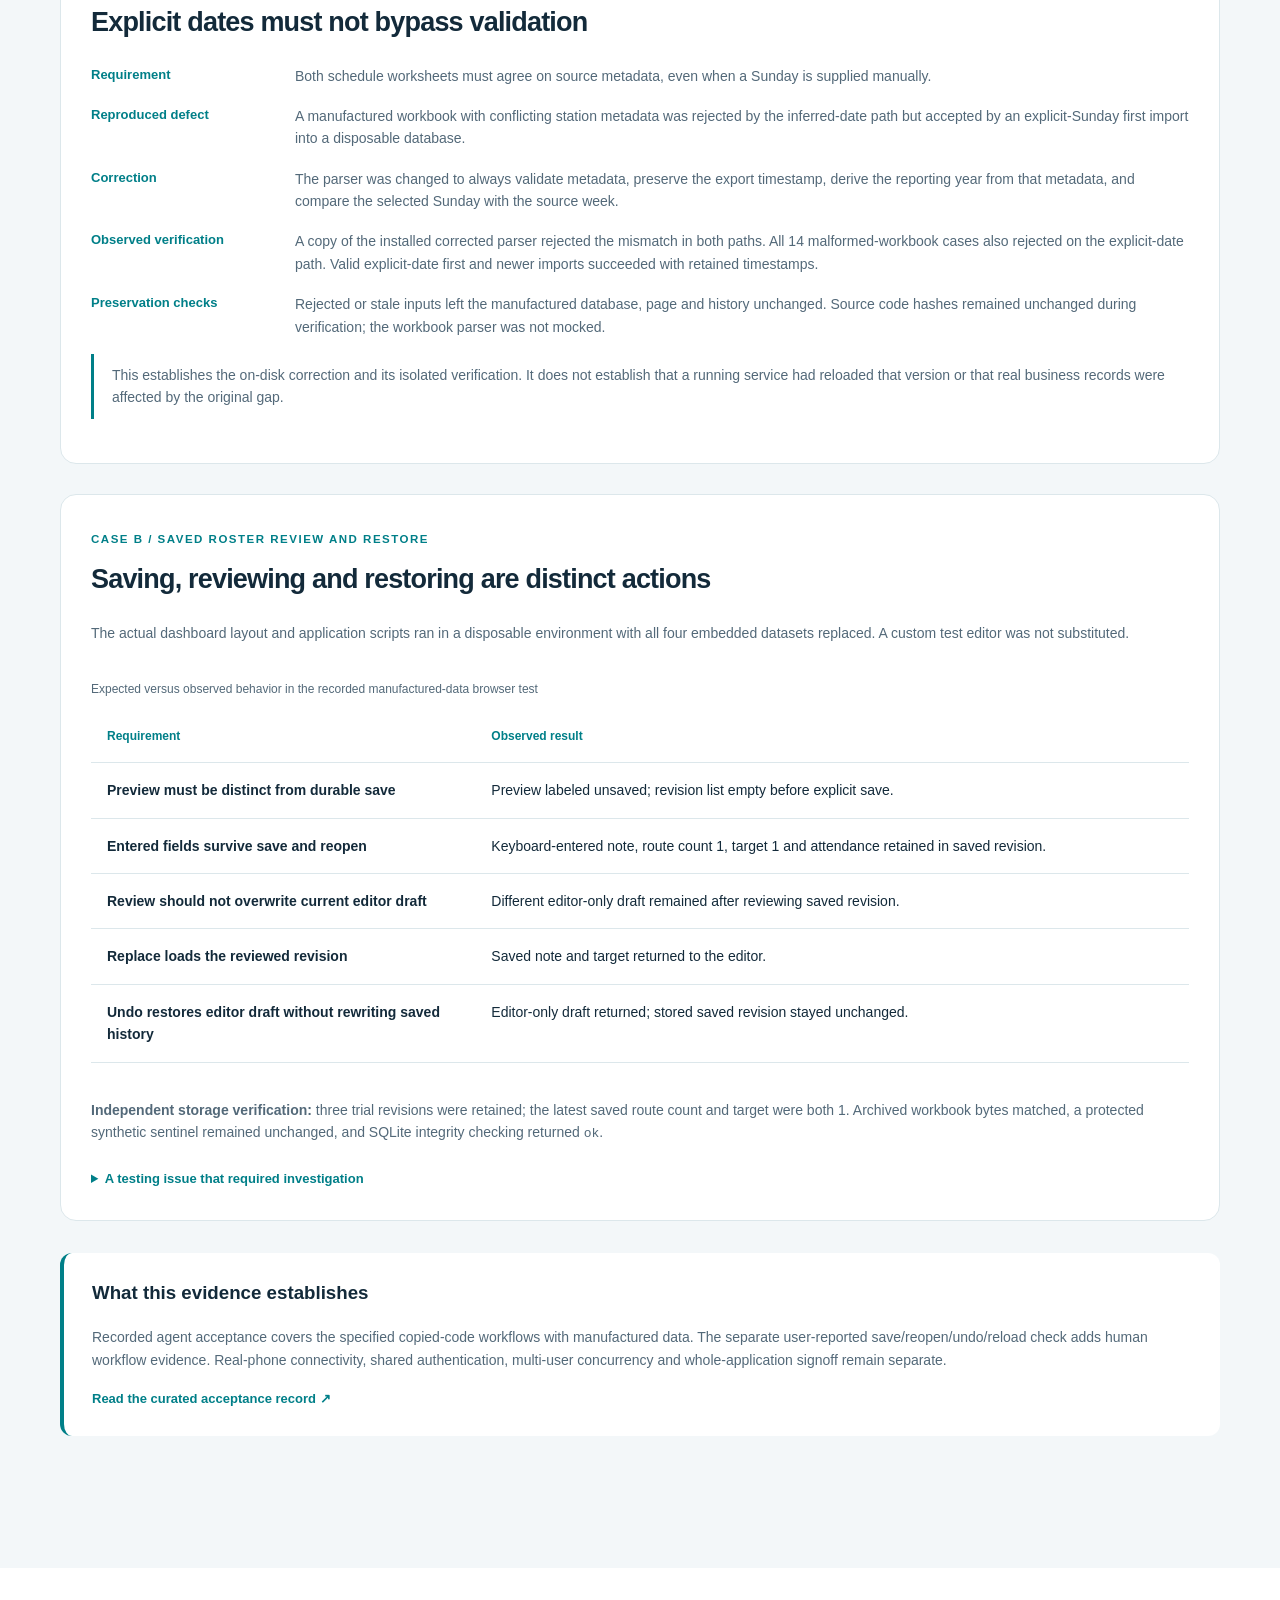
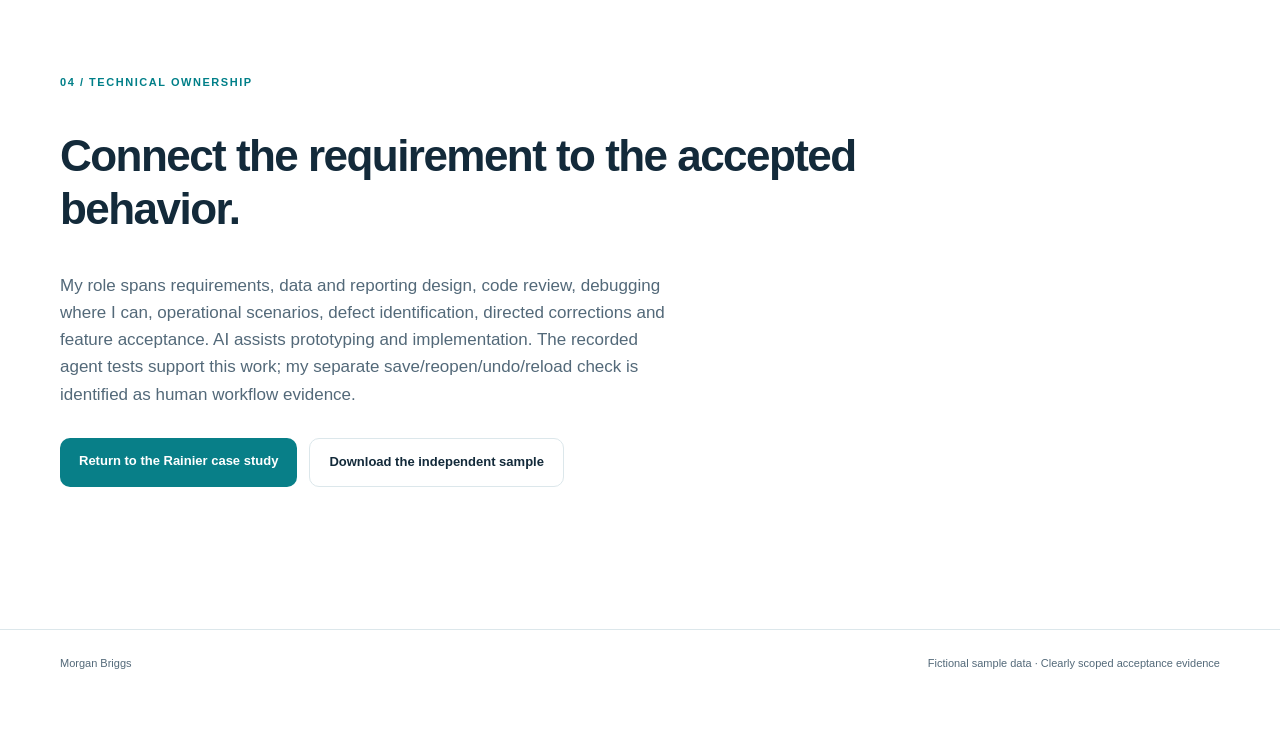
<file: engineering-work-sample.html>
<!doctype html>
<html lang="en"><head><meta charset="utf-8"><meta name="viewport" content="width=device-width,initial-scale=1"><meta name="description" content="Morgan Briggs: source provenance, SQL revision reporting, read-only Access export, and documented synthetic acceptance evidence."><title>Rainier engineering work sample | Morgan Briggs</title><link rel="stylesheet" href="styles.css"></head>
<body><a class="skip" href="#main">Skip to content</a><header class="topbar"><div class="shell nav"><a class="brand" href="index.html#case-study"><span class="monogram">MB</span><span>Morgan Briggs<span class="brand-sub">SYSTEMS · ANALYTICS · AUTOMATION</span></span></a><nav aria-label="Work sample navigation"><a href="#data-design">Data design</a><a href="#validation">Validation</a><a href="#acceptance">Acceptance evidence</a><a href="index.html#case-study">Back to portfolio ↗</a></nav><button id="themeToggle" class="theme" aria-label="Switch color theme">☾ <span>Theme</span></button></div></header>
<main id="main" class="evidence-page"><section class="shell evidence-intro"><span class="kicker">TECHNICAL WORK SAMPLE / RAINIER</span><h1>Preserve the source.<br>Validate the change.<br>Keep the history.</h1><p class="lead">A closer look at data provenance, SQL reporting, and acceptance evidence behind my operations systems work.</p><div class="evidence-badges"><span>Source-informed adaptations</span><span>Fictional sample records</span><span>Recorded application test evidence</span></div><p class="evidence-scope">The runnable sample below is a small, independent adaptation. The acceptance section separately summarizes recorded tests of actual application code with manufactured data. A separate human workflow check is identified below.</p><div class="actions"><a class="btn primary" href="#acceptance">Inspect the acceptance evidence →</a><a class="btn secondary" href="downloads/rainier-engineering-sample.zip" download>Download runnable work sample</a></div></section>
<section id="data-design" class="section muted"><div class="shell"><div class="section-head"><span class="kicker">01 / DATA DESIGN</span><h2>Trace a report back to its source.</h2><p>Small schema excerpts adapted from the application’s schedule-source and roster-revision storage. No employer records or database files are included.</p></div>
<div class="case-summary"><article><span class="case-label">SOURCE VERSION</span><h3>Original input retained</h3><p><code>source_hash</code> identifies a source version. Original bytes, source dates, metadata and filename are stored together.</p></article><article><span class="case-label">SOURCE RECORD</span><h3>Rows retain provenance</h3><p>The composite key <code>(source_hash, sheet, source_row)</code> preserves the identity of a physical source row.</p></article><article><span class="case-label">SAVED REVISION</span><h3>Reviewable history</h3><p>A distinct revision ID identifies saved content. Its input fingerprint and the payload’s schedule fingerprint serve different purposes.</p></article></div>
<p class="evidence-note">The source-to-record association shown here is logical; this excerpt does not declare an enforced foreign key. SQLite’s primary-key indexes enforce the listed uniqueness constraints.</p>
<details class="code-example" open><summary>Inspect the schema excerpt · SQL</summary><pre tabindex="0"><code>-- Small schema excerpt adapted from schedule provenance and roster history.
-- The sample contains only fictional fixture data; it is not a database dump.
CREATE TABLE roster_schedule_sources (
    source_hash TEXT PRIMARY KEY,
    source_file TEXT,
    start_date TEXT,
    end_date TEXT,
    imported_at_utc TEXT,
    payload_json TEXT,
    source_bytes BLOB
);

CREATE TABLE roster_schedule_records (
    source_hash TEXT,
    sheet TEXT,
    source_row INTEGER,
    driver_id TEXT,
    payload_json TEXT,
    PRIMARY KEY (source_hash, sheet, source_row)
);

CREATE TABLE roster_revisions (
    id TEXT PRIMARY KEY,
    source_hash TEXT NOT NULL,
    saved_at_utc TEXT NOT NULL,
    payload_json TEXT NOT NULL
);

-- source_hash in roster_revisions fingerprints the saved revision input.
-- Its payload&#x27;s scheduleHash identifies the originating schedule source.
-- The source-record relationship is logical here, not an enforced FOREIGN KEY.
-- SQLite&#x27;s primary-key indexes enforce the uniqueness shown above.
</code></pre></details>
<details class="code-example"><summary>Inspect the latest-revision reporting query · SQL</summary><p>This new illustrative query ranks saved revisions per day and joins the selected revision to its originating schedule. Bound period parameters keep values separate from SQL syntax.</p><pre tabindex="0"><code>-- Bound parameters keep the requested period separate from SQL syntax.
-- Rank revisions within each roster day, then attach schedule provenance.
WITH ranked AS (
    SELECT id, saved_at_utc, payload_json,
           json_extract(payload_json, &#x27;$.date&#x27;) AS roster_date,
           ROW_NUMBER() OVER (
               PARTITION BY json_extract(payload_json, &#x27;$.date&#x27;)
               ORDER BY saved_at_utc DESC, id DESC
           ) AS revision_rank
    FROM roster_revisions
)
SELECT r.id, r.roster_date, r.saved_at_utc, s.source_file,
       json_extract(r.payload_json, &#x27;$.routeTarget&#x27;) AS route_target
FROM ranked AS r
LEFT JOIN roster_schedule_sources AS s
  ON s.source_hash = json_extract(r.payload_json, &#x27;$.scheduleHash&#x27;)
WHERE r.revision_rank = 1
  AND r.roster_date BETWEEN :start_date AND :end_date
ORDER BY r.roster_date;
</code></pre></details>
<div class="decision-record"><span class="case-label">ARCHITECTURE DECISION / SOURCE AND WORKING DATA</span><h3>SQLite for working records; Access preserved as a source</h3><p>The working architecture separates original Access records from the SQLite data and saved history used by the dashboard. Raw Access refresh reads the source without replacing it. JSON and generated HTML support inputs and display data.</p><p><strong>Practical tradeoff:</strong> saved working data supports normal use without a live Access connection, while refresh provenance and validation must still be maintained. Local working storage does not itself provide shared multi-user synchronization; SharePoint, Graph and Microsoft 365 expansion remains planned.</p></div>
</div></section>
<section id="validation" class="section"><div class="shell"><div class="section-head"><span class="kicker">02 / VALIDATION AND AUTOMATION</span><h2>A date selection must not weaken source checks.</h2><p>The simplified Python example applies the same metadata checks whether a reporting Sunday is inferred or selected explicitly. It illustrates the corrected control flow; it does not replace the full XLSX parser.</p></div>
<details class="code-example" open><summary>Inspect the independent metadata validator · Python</summary><pre tabindex="0"><code>def validate_metadata(first, second, requested_sunday=None):
    # A manually selected date must never bypass source metadata checks.
    for field in (&quot;exported_at&quot;, &quot;company&quot;, &quot;station&quot;, &quot;start_date&quot;):
        if not first.get(field) or first[field] != second.get(field):
            raise ValueError(f&quot;Missing or conflicting {field}&quot;)
    datetime.fromisoformat(first[&quot;exported_at&quot;])
    if first[&quot;station&quot;] != &quot;DEMO&quot;:
        raise ValueError(&quot;Unexpected example station&quot;)
    sunday = date.fromisoformat(first[&quot;start_date&quot;])
    if sunday.weekday() != 6:
        raise ValueError(&quot;Schedule must start on Sunday&quot;)
    if requested_sunday and date.fromisoformat(requested_sunday) != sunday:
        raise ValueError(&quot;Selected Sunday differs from source week&quot;)
    return [str(sunday + timedelta(days=i)) for i in range(7)]
</code></pre></details>
<details class="code-example"><summary>Inspect the read-only Access export adaptation · PowerShell</summary><p>Adapted from the project’s DAO read-only export and source-fingerprint checks. Company-specific table filters were replaced by an explicit allowlist. Syntax checked; actual DAO/Access execution was not exercised in this portfolio task.</p><pre tabindex="0"><code># Adapted example of the application&#x27;s read-only Access export pattern.
# Requires Windows and DAO.DBEngine.120. Syntax checked; Access execution untested.
# Example: supply a disposable Access file and an explicit table allowlist.
param(
    [Parameter(Mandatory=$true)][string]$Source,
    [Parameter(Mandatory=$true)][string]$Destination,
    [Parameter(Mandatory=$true)][string[]]$Tables
)
$ErrorActionPreference = &#x27;Stop&#x27;
$sourcePath = [IO.Path]::GetFullPath($Source)
$destinationPath = [IO.Path]::GetFullPath($Destination)
if ([IO.Path]::GetExtension($sourcePath) -ne &#x27;.accdb&#x27; -or
    [IO.Path]::GetExtension($destinationPath) -ne &#x27;.json&#x27; -or
    $sourcePath -eq $destinationPath) { throw &#x27;Choose separate Access and JSON paths.&#x27; }
foreach ($name in $Tables) {
    if ($name -notmatch &#x27;^[A-Za-z_][A-Za-z0-9_]*$&#x27;) { throw &#x27;Unsupported example table name.&#x27; }
}
$before = (Get-FileHash -LiteralPath $sourcePath -Algorithm SHA256).Hash
$engine = New-Object -ComObject DAO.DBEngine.120
$database = $engine.OpenDatabase($sourcePath, $false, $true) # Read-only flag.
$output = [ordered]@{sourceSHA256=$before; tables=[ordered]@{}}
try {
    foreach ($name in $Tables) {
        $records = $database.OpenRecordset((&#x27;SELECT * FROM [&#x27; + $name + &#x27;]&#x27;), 4)
        $rows = [Collections.Generic.List[object]]::new()
        try {
            while (-not $records.EOF) {
                $row = [ordered]@{}
                foreach ($field in $records.Fields) {
                    $value = $field.Value
                    if ($value -is [DBNull]) { $value = $null }
                    if ($value -is [datetime]) { $value = $value.ToString(&#x27;o&#x27;) }
                    $row[$field.Name] = $value
                }
                $rows.Add($row)
                $records.MoveNext()
            }
        } finally { $records.Close() }
        $output.tables[$name] = @($rows.ToArray())
    }
} finally { $database.Close() }
if ((Get-FileHash -LiteralPath $sourcePath -Algorithm SHA256).Hash -ne $before) {
    throw &#x27;Source changed during read; export rejected.&#x27;
}
$output | ConvertTo-Json -Depth 12 | Set-Content -LiteralPath $destinationPath -Encoding UTF8
</code></pre></details>
<div class="sample-run"><span class="case-label">INDEPENDENT SAMPLE RUN / OCTOBER 24, 2026</span><h3>11 checks passed</h3><p>The new sample exercised valid and invalid metadata, an explicit-date mismatch, repeat-revision handling, conflicting revision IDs, latest-revision SQL, and retention of fictional source bytes. It used an in-memory database and no employer files.</p><p><a class="text-link" href="samples/rainier-engineering/sample-results.json">Read the sample results ↗</a> · <a class="text-link" href="downloads/rainier-engineering-sample.zip" download>Download code and results ↗</a></p><p class="fine">Run <code>python run_sample.py</code> after extraction. Python standard library only; SQLite JSON and window-function support required. This run is separate from the recorded application acceptance below.</p></div>
</div></section>
<section id="acceptance" class="section muted"><div class="shell"><div class="section-head"><span class="kicker">03 / DOCUMENTED ACCEPTANCE EVIDENCE</span><h2>From a reproduced gap to a verified correction.</h2><p>Recorded October 23, 2026. Curated from existing parser and full-dashboard test records; these application checks were not rerun for this portfolio update.</p></div>
<article class="acceptance-case human-check"><span class="case-label">HUMAN WORKFLOW CHECK / REPORTED OCTOBER 24, 2026</span><h3>Save, reopen, undo edits, and reload</h3><p>I personally saved and reopened a roster, undid the edits, and reloaded to verify the resulting state.</p><p class="evidence-note">User-reported by Morgan Briggs in conversation. This records the actions checked; it does not imply that Undo rewrote saved database history. The manufactured-data tests below provide separate technical evidence.</p></article><article class="acceptance-case"><span class="case-label">CASE A / SCHEDULE METADATA</span><h3>Explicit dates must not bypass validation</h3><dl><dt>Requirement</dt><dd>Both schedule worksheets must agree on source metadata, even when a Sunday is supplied manually.</dd><dt>Reproduced defect</dt><dd>A manufactured workbook with conflicting station metadata was rejected by the inferred-date path but accepted by an explicit-Sunday first import into a disposable database.</dd><dt>Correction</dt><dd>The parser was changed to always validate metadata, preserve the export timestamp, derive the reporting year from that metadata, and compare the selected Sunday with the source week.</dd><dt>Observed verification</dt><dd>A copy of the installed corrected parser rejected the mismatch in both paths. All 14 malformed-workbook cases also rejected on the explicit-date path. Valid explicit-date first and newer imports succeeded with retained timestamps.</dd><dt>Preservation checks</dt><dd>Rejected or stale inputs left the manufactured database, page and history unchanged. Source code hashes remained unchanged during verification; the workbook parser was not mocked.</dd></dl><p class="evidence-note">This establishes the on-disk correction and its isolated verification. It does not establish that a running service had reloaded that version or that real business records were affected by the original gap.</p></article>
<article class="acceptance-case"><span class="case-label">CASE B / SAVED ROSTER REVIEW AND RESTORE</span><h3>Saving, reviewing and restoring are distinct actions</h3><p>The actual dashboard layout and application scripts ran in a disposable environment with all four embedded datasets replaced. A custom test editor was not substituted.</p><div class="evidence-table-scroll"><table><caption>Expected versus observed behavior in the recorded manufactured-data browser test</caption><thead><tr><th scope="col">Requirement</th><th scope="col">Observed result</th></tr></thead><tbody><tr><td>Preview must be distinct from durable save</td><td>Preview labeled unsaved; revision list empty before explicit save.</td></tr><tr><td>Entered fields survive save and reopen</td><td>Keyboard-entered note, route count 1, target 1 and attendance retained in saved revision.</td></tr><tr><td>Review should not overwrite current editor draft</td><td>Different editor-only draft remained after reviewing saved revision.</td></tr><tr><td>Replace loads the reviewed revision</td><td>Saved note and target returned to the editor.</td></tr><tr><td>Undo restores editor draft without rewriting saved history</td><td>Editor-only draft returned; stored saved revision stayed unchanged.</td></tr></tbody></table></div><p><strong>Independent storage verification:</strong> three trial revisions were retained; the latest saved route count and target were both 1. Archived workbook bytes matched, a protected synthetic sentinel remained unchanged, and SQLite integrity checking returned <code>ok</code>.</p><details class="example-evidence"><summary>A testing issue that required investigation</summary><p>Fill-only browser automation changed visible field values without committing change-event-backed fields. Successful persistence checks used real keyboard input, Tab, and a redraw check. The two early trial revisions were retained. This describes the automation’s entry behavior, not an ordinary-user data-loss defect.</p></details></article>
<div class="evidence-boundary"><h3>What this evidence establishes</h3><p>Recorded agent acceptance covers the specified copied-code workflows with manufactured data. The separate user-reported save/reopen/undo/reload check adds human workflow evidence. Real-phone connectivity, shared authentication, multi-user concurrency and whole-application signoff remain separate.</p><a class="text-link" href="samples/rainier-engineering/acceptance-summary.json">Read the curated acceptance record ↗</a></div>
</div></section>
<section class="section"><div class="shell"><span class="kicker">04 / TECHNICAL OWNERSHIP</span><h2 class="evidence-ending">Connect the requirement to the accepted behavior.</h2><p class="lead">My role spans requirements, data and reporting design, code review, debugging where I can, operational scenarios, defect identification, directed corrections and feature acceptance. AI assists prototyping and implementation. The recorded agent tests support this work; my separate save/reopen/undo/reload check is identified as human workflow evidence.</p><div class="actions"><a class="btn primary" href="index.html#case-study">Return to the Rainier case study</a><a class="btn secondary" href="downloads/rainier-engineering-sample.zip" download>Download the independent sample</a></div></div></section></main><footer><div class="shell footer-inner"><span>Morgan Briggs</span><span>Fictional sample data · Clearly scoped acceptance evidence</span></div></footer><script src="engineering-sample.js"></script></body></html>
</file>
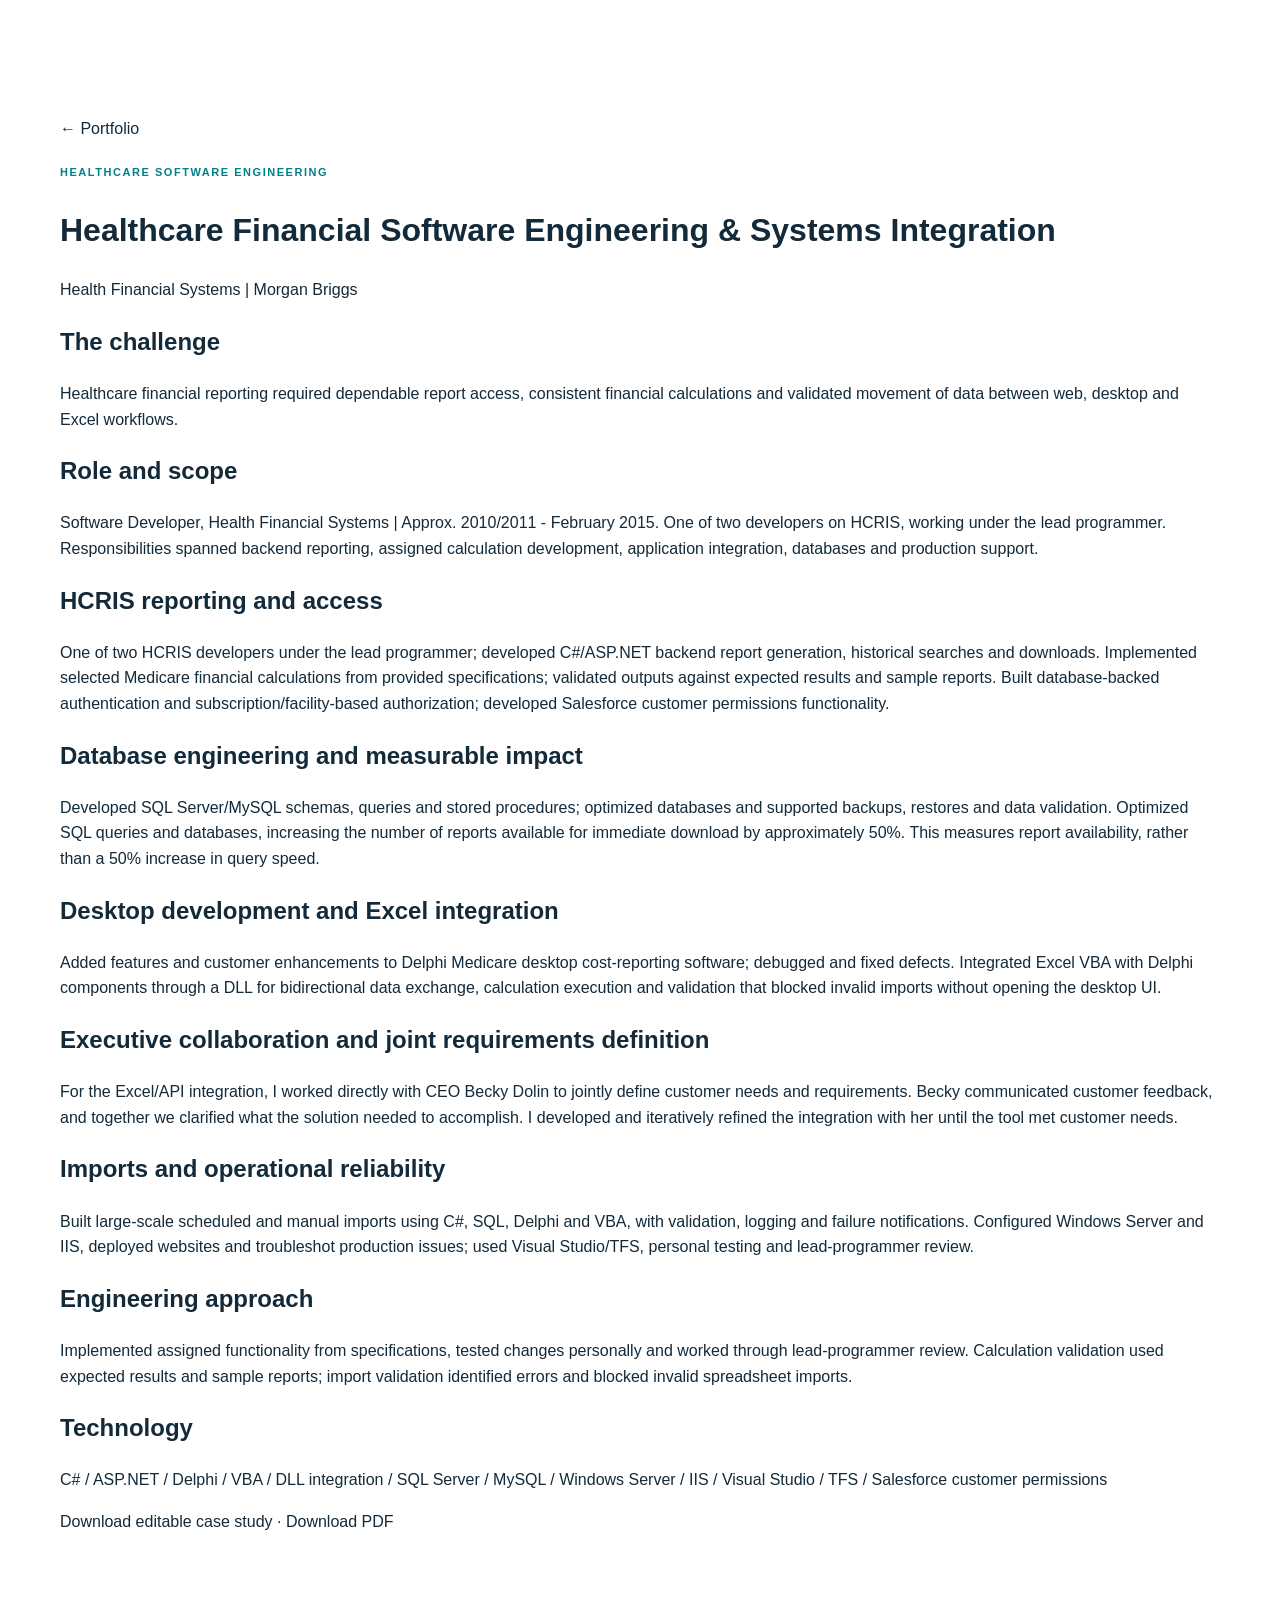
<file: hfs-case-study.html>
<!doctype html><html lang="en"><head><meta charset="utf-8"><meta name="viewport" content="width=device-width,initial-scale=1"><title>HFS Engineering Case Study | Morgan Briggs</title><link rel="stylesheet" href="styles.css"></head><body><main class="section"><div class="shell"><p><a href="index.html#projects">← Portfolio</a></p><span class="kicker">HEALTHCARE SOFTWARE ENGINEERING</span><h1>Healthcare Financial Software Engineering &amp; Systems Integration</h1><p>Health Financial Systems | Morgan Briggs</p><section><h2>The challenge</h2><p>Healthcare financial reporting required dependable report access, consistent financial calculations and validated movement of data between web, desktop and Excel workflows.</p></section><section><h2>Role and scope</h2><p>Software Developer, Health Financial Systems | Approx. 2010/2011 - February 2015. One of two developers on HCRIS, working under the lead programmer. Responsibilities spanned backend reporting, assigned calculation development, application integration, databases and production support.</p></section><section><h2>HCRIS reporting and access</h2><p>One of two HCRIS developers under the lead programmer; developed C#/ASP.NET backend report generation, historical searches and downloads. Implemented selected Medicare financial calculations from provided specifications; validated outputs against expected results and sample reports. Built database-backed authentication and subscription/facility-based authorization; developed Salesforce customer permissions functionality.</p></section><section><h2>Database engineering and measurable impact</h2><p>Developed SQL Server/MySQL schemas, queries and stored procedures; optimized databases and supported backups, restores and data validation. Optimized SQL queries and databases, increasing the number of reports available for immediate download by approximately 50%. This measures report availability, rather than a 50% increase in query speed.</p></section><section><h2>Desktop development and Excel integration</h2><p>Added features and customer enhancements to Delphi Medicare desktop cost-reporting software; debugged and fixed defects. Integrated Excel VBA with Delphi components through a DLL for bidirectional data exchange, calculation execution and validation that blocked invalid imports without opening the desktop UI.</p></section><section><h2>Executive collaboration and joint requirements definition</h2><p>For the Excel/API integration, I worked directly with CEO Becky Dolin to jointly define customer needs and requirements. Becky communicated customer feedback, and together we clarified what the solution needed to accomplish. I developed and iteratively refined the integration with her until the tool met customer needs.</p></section><section><h2>Imports and operational reliability</h2><p>Built large-scale scheduled and manual imports using C#, SQL, Delphi and VBA, with validation, logging and failure notifications. Configured Windows Server and IIS, deployed websites and troubleshot production issues; used Visual Studio/TFS, personal testing and lead-programmer review.</p></section><section><h2>Engineering approach</h2><p>Implemented assigned functionality from specifications, tested changes personally and worked through lead-programmer review. Calculation validation used expected results and sample reports; import validation identified errors and blocked invalid spreadsheet imports.</p></section><section><h2>Technology</h2><p>C# / ASP.NET / Delphi / VBA / DLL integration / SQL Server / MySQL / Windows Server / IIS / Visual Studio / TFS / Salesforce customer permissions</p></section></div><div class="shell"><p><a href="HFS_Portfolio_Case_Study.docx" download>Download editable case study</a> · <a href="HFS_Portfolio_Case_Study.pdf" download>Download PDF</a></p></div></main></body></html>
</file>
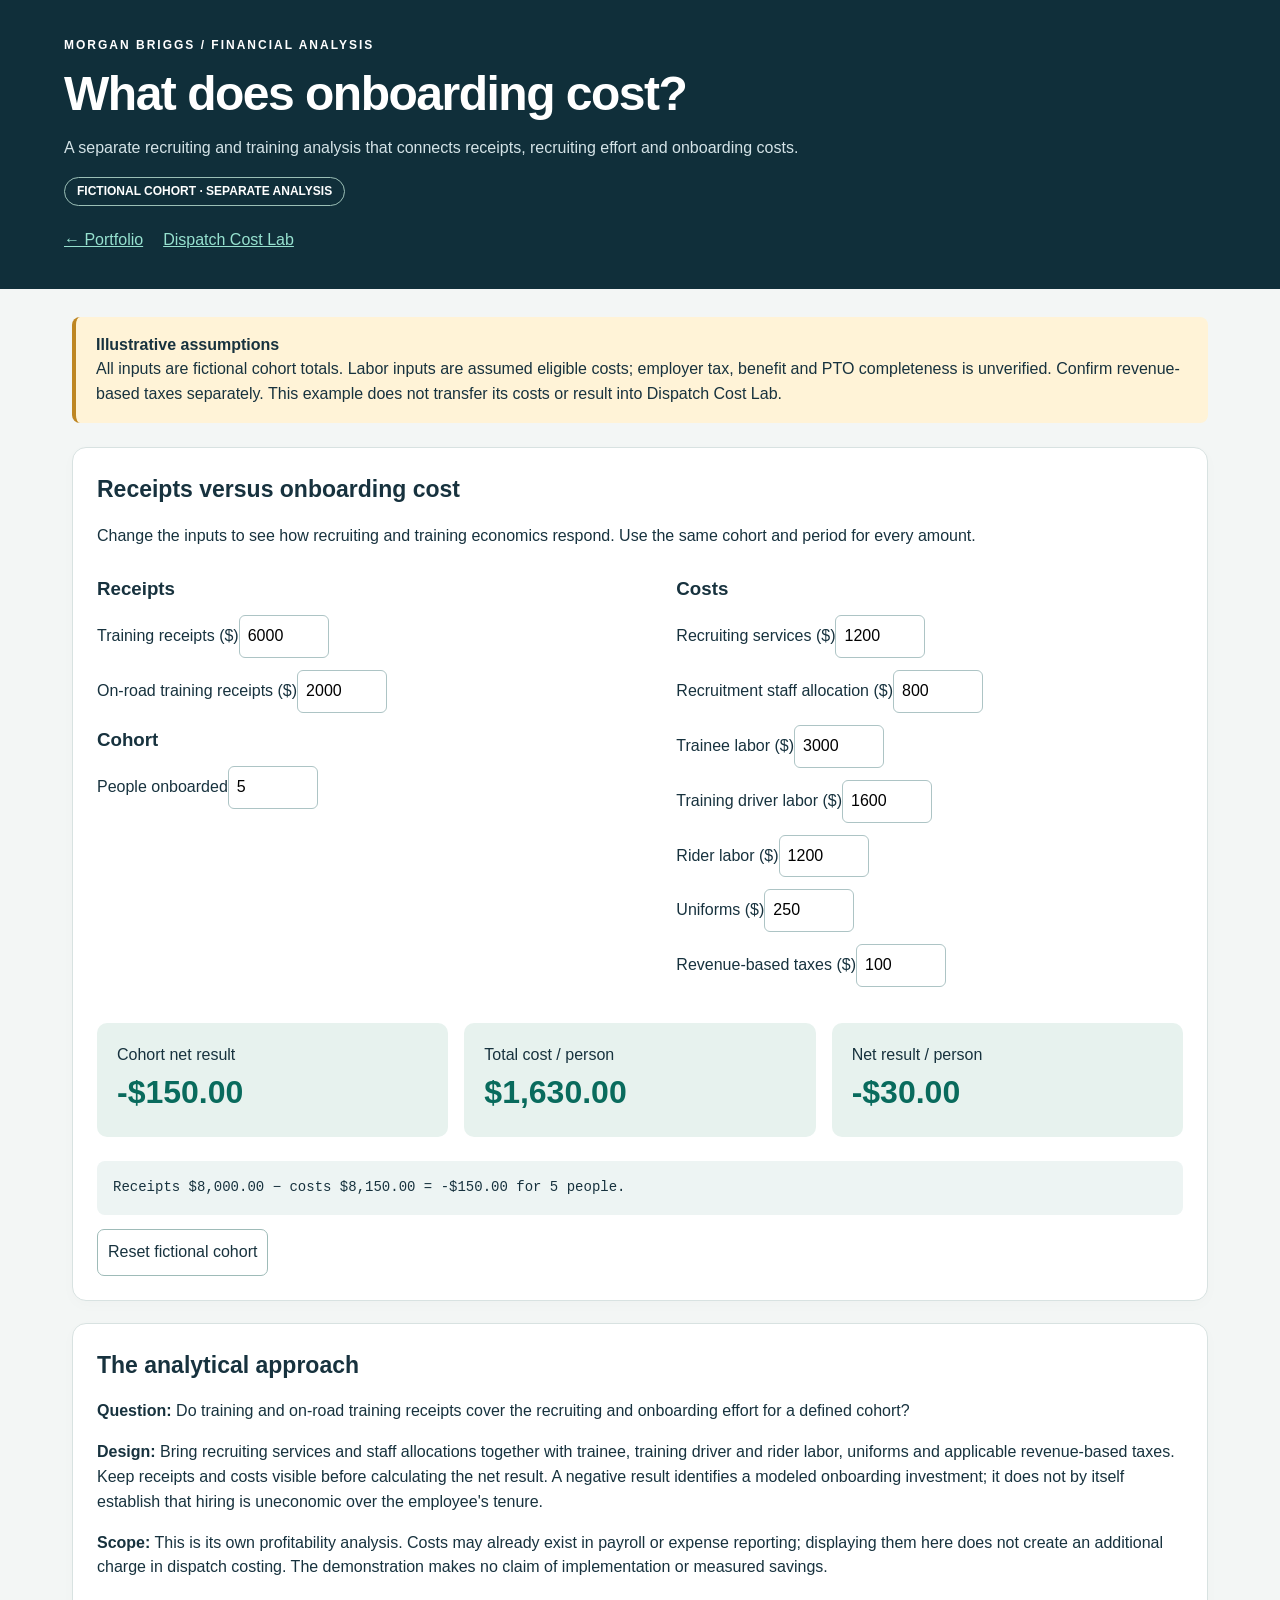
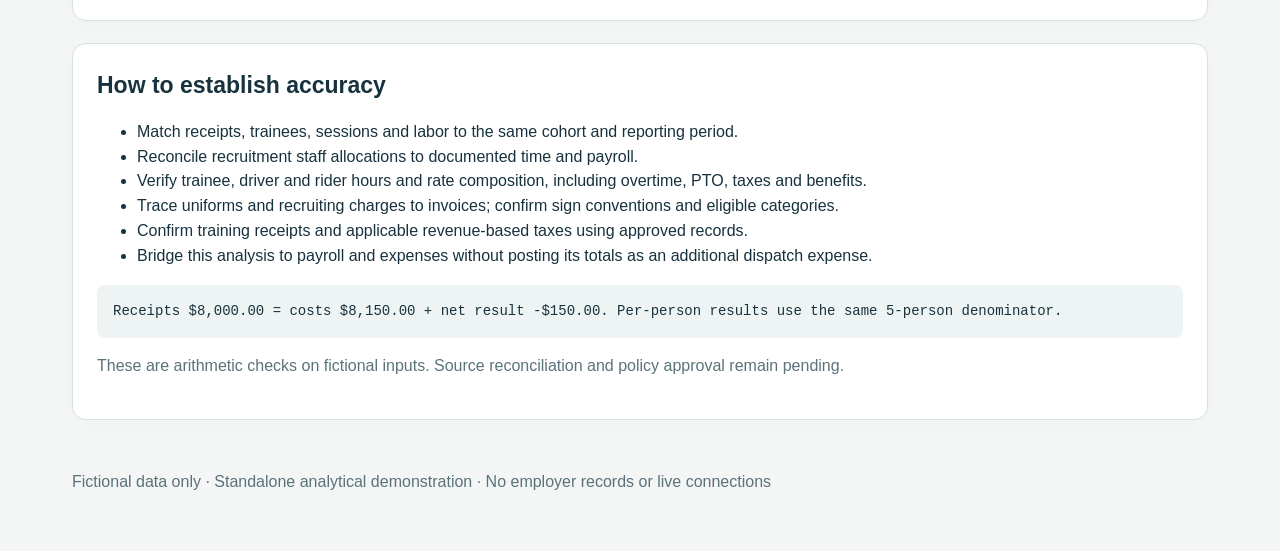
<file: recruiting-training.html>
<!doctype html><html lang="en"><head><meta charset="utf-8"><meta name="viewport" content="width=device-width,initial-scale=1"><title>Recruiting &amp; Training Economics | Morgan Briggs</title><style>
:root{font-family:Inter,Segoe UI,sans-serif;color:#17323e;background:#f3f6f5;line-height:1.55}*{box-sizing:border-box}body{margin:0}header{background:#102f3a;color:white;padding:36px max(5vw,20px)}main{max-width:1180px;margin:auto;padding:28px 22px}h1{font-size:clamp(30px,4vw,48px);letter-spacing:-1.5px;line-height:1.12;margin:12px 0}h2{font-size:23px;margin:0 0 16px}h3{margin:10px 0}a{color:#087d71}header a{color:#96e1cf}.eyebrow{letter-spacing:2px;font-size:12px;font-weight:700}.lead{max-width:790px;color:#d4e3e7}.pill{display:inline-block;border:1px solid #9bbfb6;border-radius:30px;padding:4px 12px;font-size:12px;font-weight:700}.warning{background:#fff3d7;border-left:4px solid #be8622;padding:16px 20px;border-radius:8px;margin-bottom:24px}.grid{display:grid;grid-template-columns:1.1fr 1fr;gap:22px}.panel{background:white;border:1px solid #d8e2e1;border-radius:14px;padding:24px;margin-bottom:22px;box-shadow:0 4px 15px #14363b05}.metrics{display:grid;grid-template-columns:repeat(3,1fr);gap:16px;margin:24px 0}.metric{background:#e7f2ee;padding:20px;border-radius:10px}.metric strong{display:block;font-size:32px;color:#096b5d}.muted,small{color:#5b727a}.scroll{overflow-x:auto}table{border-collapse:collapse;width:100%;white-space:nowrap}th,td{text-align:right;padding:12px 9px;border-bottom:1px solid #e2e9e9}th:first-child,td:first-child{text-align:left}th{font-size:12px;color:#5b727a}input[type=number]{width:90px;padding:8px;border:1px solid #adc4c5;border-radius:6px;font:inherit}input:focus,button:focus,select:focus{outline:3px solid #84cfc1}select,button{padding:10px;border-radius:7px;border:1px solid #9ebbb8;font:inherit;background:white;color:#17323e}button{cursor:pointer}button.primary{background:#087969;color:white;border:0}label{display:block;margin:12px 0}.row{display:flex;flex-wrap:wrap;align-items:center;gap:14px}.row label{flex:1}.row input{width:100%}.formula{padding:16px;background:#edf4f3;border-radius:8px;font-family:ui-monospace,monospace;font-size:14px}.check{padding:10px 0;border-bottom:1px solid #e6eded}.pass{color:#087362;font-weight:700}.fail{color:#ad3d26;font-weight:700}.bar{display:flex;height:25px;border-radius:6px;overflow:hidden;margin:15px 0}.bar span{min-width:0}.legend{font-size:13px}.legend b{margin-right:12px}details{border-top:1px solid #dce6e5;padding:16px 0}summary{cursor:pointer;font-weight:700}footer{padding:28px 0;color:#5b727a}nav{display:flex;gap:20px;flex-wrap:wrap;margin-top:22px}@media(max-width:800px){.grid{grid-template-columns:1fr}.metrics{grid-template-columns:1fr}.panel{padding:18px}header{padding:28px 22px}}@media print{button,.controls{display:none}header{background:white;color:#17323e}.lead{color:#17323e}.grid{display:block}.panel{break-inside:avoid}input{border:0!important}}
</style></head><body><header><div class="eyebrow">MORGAN BRIGGS / FINANCIAL ANALYSIS</div><h1>What does onboarding cost?</h1><p class="lead">A separate recruiting and training analysis that connects receipts, recruiting effort and onboarding costs.</p><span class="pill">FICTIONAL COHORT · SEPARATE ANALYSIS</span><nav><a href="index.html#projects">← Portfolio</a><a href="dispatch-profitability.html">Dispatch Cost Lab</a></nav></header><main><div class="warning"><strong>Illustrative assumptions</strong><br>All inputs are fictional cohort totals. Labor inputs are assumed eligible costs; employer tax, benefit and PTO completeness is unverified. Confirm revenue-based taxes separately. This example does not transfer its costs or result into Dispatch Cost Lab.</div><section class="panel"><h2>Receipts versus onboarding cost</h2><p>Change the inputs to see how recruiting and training economics respond. Use the same cohort and period for every amount.</p><div class="grid"><div><h3>Receipts</h3><label>Training receipts ($)<input id="training" type="number" min="0" value="6000"></label><label>On-road training receipts ($)<input id="road" type="number" min="0" value="2000"></label><h3>Cohort</h3><label>People onboarded<input id="people" type="number" min="1" step="1" value="5"></label></div><div><h3>Costs</h3><label>Recruiting services ($)<input id="vendor" type="number" min="0" value="1200"></label><label>Recruitment staff allocation ($)<input id="staff" type="number" min="0" value="800"></label><label>Trainee labor ($)<input id="trainee" type="number" min="0" value="3000"></label><label>Training driver labor ($)<input id="driver" type="number" min="0" value="1600"></label><label>Rider labor ($)<input id="rider" type="number" min="0" value="1200"></label><label>Uniforms ($)<input id="uniform" type="number" min="0" value="250"></label><label>Revenue-based taxes ($)<input id="tax" type="number" min="0" value="100"></label></div></div><div class="metrics" aria-live="polite"><div class="metric">Cohort net result<strong id="net"></strong></div><div class="metric">Total cost / person<strong id="per"></strong></div><div class="metric">Net result / person<strong id="netPer"></strong></div></div><p class="formula" id="math"></p><button id="reset">Reset fictional cohort</button></section><section class="panel"><h2>The analytical approach</h2><p><strong>Question:</strong> Do training and on-road training receipts cover the recruiting and onboarding effort for a defined cohort?</p><p><strong>Design:</strong> Bring recruiting services and staff allocations together with trainee, training driver and rider labor, uniforms and applicable revenue-based taxes. Keep receipts and costs visible before calculating the net result. A negative result identifies a modeled onboarding investment; it does not by itself establish that hiring is uneconomic over the employee's tenure.</p><p><strong>Scope:</strong> This is its own profitability analysis. Costs may already exist in payroll or expense reporting; displaying them here does not create an additional charge in dispatch costing. The demonstration makes no claim of implementation or measured savings.</p></section><section class="panel"><h2>How to establish accuracy</h2><ul><li>Match receipts, trainees, sessions and labor to the same cohort and reporting period.</li><li>Reconcile recruitment staff allocations to documented time and payroll.</li><li>Verify trainee, driver and rider hours and rate composition, including overtime, PTO, taxes and benefits.</li><li>Trace uniforms and recruiting charges to invoices; confirm sign conventions and eligible categories.</li><li>Confirm training receipts and applicable revenue-based taxes using approved records.</li><li>Bridge this analysis to payroll and expenses without posting its totals as an additional dispatch expense.</li></ul><p id="check" class="formula" aria-live="polite"></p><p class="muted">These are arithmetic checks on fictional inputs. Source reconciliation and policy approval remain pending.</p></section><footer>Fictional data only · Standalone analytical demonstration · No employer records or live connections</footer></main><script>
const ids=['training','road','people','vendor','staff','trainee','driver','rider','uniform','tax'],defaults=[6000,2000,5,1200,800,3000,1600,1200,250,100],el=id=>document.getElementById(id),cash=n=>n.toLocaleString('en-US',{style:'currency',currency:'USD'});function render(){const v=ids.map(id=>el(id).valueAsNumber);if(v.some(n=>!Number.isFinite(n)||n<0)||v[2]<1||!Number.isInteger(v[2])){['net','per','netPer'].forEach(id=>el(id).textContent='—');el('math').textContent='Use nonnegative amounts and a whole cohort count of at least one.';el('check').textContent='Inputs need review.';return;}const revenue=v[0]+v[1],cost=v.slice(3).reduce((a,b)=>a+b,0),net=revenue-cost;el('net').textContent=cash(net);el('per').textContent=cash(cost/v[2]);el('netPer').textContent=cash(net/v[2]);el('math').textContent=`Receipts ${cash(revenue)} − costs ${cash(cost)} = ${cash(net)} for ${v[2]} people.`;el('check').textContent=`Receipts ${cash(revenue)} = costs ${cash(cost)} + net result ${cash(net)}. Per-person results use the same ${v[2]}-person denominator.`;}document.addEventListener('input',render);el('reset').onclick=()=>{ids.forEach((id,i)=>el(id).value=defaults[i]);render();};render();</script></body></html>
</file>
<file: styles.css>
:root{color-scheme:light;--bg:#fff;--muted:#f3f7f9;--card:#fff;--text:#132a3a;--sub:#536979;--navy:#102d40;--teal:#007f88;--border:#dce7eb;--shadow:0 18px 48px #0e334012}*{box-sizing:border-box}html{scroll-behavior:smooth}body{margin:0;background:var(--bg);color:var(--text);font-family:Inter,ui-sans-serif,-apple-system,BlinkMacSystemFont,"Segoe UI",sans-serif;line-height:1.6}body.dark{color-scheme:dark;--bg:#0b1723;--muted:#102332;--card:#142b3b;--text:#f2f8fa;--sub:#adc0c9;--navy:#e7f5fa;--teal:#49d2ce;--border:#2b4554;--shadow:0 18px 48px #0005}a{color:inherit;text-decoration:none}button,select{font:inherit}button{cursor:pointer}.shell{width:min(1160px,calc(100% - 48px));margin:auto}.skip{position:absolute;left:-999px}.skip:focus{left:15px;top:15px;background:var(--card);padding:12px;z-index:10}.topbar{position:sticky;top:0;z-index:9;background:var(--bg);border-bottom:1px solid var(--border)}.nav{min-height:82px;display:flex;align-items:center;justify-content:space-between;gap:22px}.brand{display:flex;align-items:center;gap:12px;font-weight:800;letter-spacing:-.02em;line-height:1.1}.monogram{display:grid;place-items:center;background:#0d4254;color:#fff;width:43px;height:43px;border-radius:12px;font-size:15px}.brand-sub{display:block;font-size:9px;letter-spacing:.14em;color:var(--sub);margin-top:5px;font-weight:650}.nav nav{display:flex;gap:25px;font-size:13px;font-weight:650;color:var(--sub)}.nav nav a:hover,.text-link:hover{color:var(--teal)}.theme{border:1px solid var(--border);border-radius:9px;background:var(--card);color:var(--text);padding:9px 13px}.hero{display:grid;grid-template-columns:1.15fr .85fr;align-items:center;min-height:650px;gap:35px;padding-top:75px;padding-bottom:75px}.eyebrow,.kicker,.smallcap,.demo-label{font-size:11px;letter-spacing:.14em;font-weight:800;color:var(--teal)}.pulse,.green-dot{display:inline-block;width:8px;height:8px;background:#32bd9b;border-radius:50%;margin-right:7px}.hero h1{font-size:clamp(39px,5vw,66px);letter-spacing:-.055em;line-height:1.08;margin:22px 0}.hero h1 em{color:var(--teal);font-style:normal}.lead{font-size:17px;max-width:620px;color:var(--sub)}.actions{display:flex;gap:12px;margin:30px 0 42px;flex-wrap:wrap}.btn{padding:13px 19px;border-radius:10px;font-weight:750;font-size:13px}.primary{background:#087f88;color:white}.secondary{border:1px solid var(--border);background:var(--card)}.hero-stats{display:flex;gap:36px;flex-wrap:wrap}.hero-stats div{display:flex;flex-direction:column}.hero-stats strong{font-size:27px;letter-spacing:-.04em}.hero-stats span,.fine{font-size:11px;color:var(--sub)}.hero-art{position:relative;height:435px;background:linear-gradient(145deg,#0e394e,#116c74);border-radius:26px;overflow:hidden;box-shadow:var(--shadow)}.art-grid{position:absolute;inset:0;background-image:linear-gradient(#ffffff12 1px,transparent 1px),linear-gradient(90deg,#ffffff12 1px,transparent 1px);background-size:36px 36px;transform:perspective(400px) rotateX(28deg) scale(1.4)}.orb{position:absolute;border-radius:50%;filter:blur(3px)}.orb1{width:220px;height:220px;right:-65px;top:-55px;background:#50c7bb50}.orb2{width:170px;height:170px;left:-50px;bottom:-40px;background:#b3e7e540}.float-card{position:absolute;background:#fff;color:#143447;border-radius:15px;box-shadow:0 15px 45px #001d3060;padding:23px}.c1{top:90px;left:35px;width:76%;transform:rotate(-3deg)}.c1 strong{display:block;font-size:19px;margin:7px 0 15px}.c2{bottom:67px;right:19px;display:flex;flex-wrap:wrap;gap:7px;align-items:center;width:64%;font-size:12px;transform:rotate(4deg)}.c2 b{width:100%;font-size:12px}.mini-bars{display:flex;gap:8px;align-items:end;height:65px}.mini-bars i{flex:1;background:#12a5a6;border-radius:4px 4px 0 0;height:60%}.mini-bars i:nth-child(2){height:80%}.mini-bars i:nth-child(3){height:45%}.mini-bars i:nth-child(4){height:95%}.mini-bars i:nth-child(5){height:70%}.mini-bars i:nth-child(6){height:100%}.mini-bars i:nth-child(7){height:88%}.section{padding:100px 0}.muted{background:var(--muted)}.section-head{margin-bottom:42px;max-width:780px}.section-head h2,.contact h2{font-size:clamp(30px,3.8vw,46px);line-height:1.15;letter-spacing:-.045em;margin:12px 0}.section-head p,.contact p{color:var(--sub)}.about-grid{display:grid;grid-template-columns:1fr 1fr;gap:85px}.big-copy{font-size:25px;line-height:1.5;letter-spacing:-.025em;margin:0}.skill-groups{display:grid;gap:16px}.skill-groups>div{border-bottom:1px solid var(--border)}.skill-groups h3{font-size:14px;margin:0}.skill-groups p{color:var(--sub);font-size:14px}.project-grid{display:grid;grid-template-columns:1fr 1fr;gap:20px}.project{border:1px solid var(--border);border-radius:18px;padding:30px;background:var(--card)}.feature{grid-column:1/-1;background:linear-gradient(110deg,var(--card),var(--muted))}.project-meta{display:flex;justify-content:space-between;color:var(--teal);font-size:10px;font-weight:800;letter-spacing:.12em;gap:12px}.project-meta span{color:var(--sub)}.project h3{font-size:25px;line-height:1.2;letter-spacing:-.035em;margin:18px 0}.project p{color:var(--sub);font-size:14px}.tags{display:flex;gap:8px;flex-wrap:wrap;margin:20px 0}.tags span{border:1px solid var(--border);padding:5px 10px;border-radius:20px;font-size:11px;font-weight:650}.impact{display:grid;grid-template-columns:1fr 1fr;gap:14px;margin:22px 0}.impact div{border-top:1px solid var(--border);padding-top:15px}.impact b{display:block;font-size:23px;letter-spacing:-.035em}.impact small{display:block;color:var(--sub);max-width:300px}.text-link{font-size:13px;font-weight:800;color:var(--teal)}.demo{border:1px solid var(--border);border-radius:20px;background:var(--card);padding:25px;box-shadow:var(--shadow)}.demo-head{display:flex;justify-content:space-between;align-items:center;gap:20px;margin-bottom:22px}.demo-head h3{margin:6px 0 0;font-size:23px}.demo-controls{display:flex;flex-direction:column;gap:4px}.demo-controls label{font-size:11px;color:var(--sub)}select{background:var(--bg);color:var(--text);border:1px solid var(--border);padding:9px;border-radius:9px}.kpi-grid{display:grid;grid-template-columns:repeat(4,1fr);gap:12px}.kpi{background:var(--muted);border:1px solid var(--border);border-radius:12px;padding:16px;text-align:left;color:var(--text);transition:transform .2s,border-color .2s}.kpi:hover,.kpi[aria-pressed=true]{border-color:var(--teal);transform:translateY(-2px)}.kpi span{font-size:11px;color:var(--sub);display:block}.kpi strong{font-size:28px;letter-spacing:-.04em;display:block;margin:5px 0}.kpi small{font-size:10px;color:var(--teal)}.charts{display:grid;grid-template-columns:1.6fr 1fr;gap:15px;margin-top:16px}.chart-panel{border:1px solid var(--border);border-radius:12px;padding:20px;min-height:260px}.chart-title{display:flex;justify-content:space-between;gap:10px}.chart-title h4{margin:0;font-size:14px}.chart-title span{font-size:11px;color:var(--sub)}.bars{height:150px;display:flex;align-items:end;gap:13px;padding-top:22px}.bar{flex:1;background:linear-gradient(180deg,#1fc1bc,#087f88);border-radius:6px 6px 0 0;min-height:5px;position:relative}.bar:hover{filter:brightness(1.2)}.bar span{position:absolute;bottom:100%;left:50%;transform:translateX(-50%);font-size:10px;color:var(--sub)}.days{display:flex;justify-content:space-around;font-size:11px;color:var(--sub);margin-top:8px}.donut-wrap{display:flex;align-items:center;justify-content:center;gap:25px;height:190px}.donut{height:150px;width:150px;border-radius:50%;display:grid;place-items:center;position:relative;flex-shrink:0}.donut:before{content:"";position:absolute;inset:26px;background:var(--card);border-radius:50%}.donut span{z-index:1;font-weight:850;font-size:24px}.legend{display:grid;gap:8px;font-size:11px}.legend-dot{display:inline-block;width:9px;height:9px;border-radius:50%;margin-right:6px}.success{background:#0b9d9c}.caution{background:#efbd73}.drill{margin-top:16px;border:1px solid var(--border);border-radius:12px;padding:18px;background:var(--muted)}.drill p{color:var(--sub);font-size:13px;margin:6px 0 0}.timeline article{display:grid;grid-template-columns:200px 1fr;gap:25px;padding:24px 0;border-top:1px solid var(--border)}.timeline article>span{font-size:11px;letter-spacing:.08em;color:var(--teal);font-weight:800}.timeline h3{margin:0;font-size:18px}.timeline p{color:var(--sub);margin:8px 0}.contact{text-align:center}.contact .shell{max-width:700px}.contact-location{font-weight:750}footer{border-top:1px solid var(--border)}.footer-inner{display:flex;justify-content:space-between;gap:20px;padding:25px 0;font-size:11px;color:var(--sub)}@media(max-width:900px){.nav nav{gap:12px}.hero{grid-template-columns:1fr}.hero-art{height:290px}.c1{top:40px}.c2{bottom:20px}.about-grid{gap:30px}.kpi-grid{grid-template-columns:repeat(2,1fr)}.charts{grid-template-columns:1fr}}@media(max-width:650px){.shell{width:min(100% - 30px,1160px)}.nav{min-height:70px;flex-wrap:wrap;padding:12px 0}.nav nav{order:3;width:100%;overflow-x:auto;gap:20px;white-space:nowrap;padding-bottom:3px}.nav nav a{font-size:12px}.brand{font-size:13px}.brand-sub{font-size:8px}.theme span{display:none}.hero{padding-top:50px;padding-bottom:55px}.hero h1{font-size:41px}.hero-art{height:250px}.hero-stats{gap:20px}.hero-stats strong{font-size:22px}.section{padding:65px 0}.about-grid,.project-grid,.impact{grid-template-columns:1fr}.feature{grid-column:auto}.big-copy{font-size:21px}.project{padding:22px}.demo{padding:15px}.demo-head{align-items:start}.demo-head h3{font-size:18px}.kpi strong{font-size:24px}.donut-wrap{gap:15px}.donut{width:120px;height:120px}.donut:before{inset:23px}.timeline article{grid-template-columns:1fr;gap:5px}.footer-inner{flex-direction:column;gap:5px}}

/* Portfolio v2: case study and resume resources */
.case-layout{display:grid;grid-template-columns:repeat(2,minmax(0,1fr));gap:22px;margin:28px 0}.case-block{border:1px solid var(--line);border-radius:18px;padding:26px;background:var(--card)}.case-label{font-size:.72rem;font-weight:800;letter-spacing:.13em;color:var(--teal)}.case-block h3{margin:12px 0}.case-block p,.case-note p{line-height:1.7}.case-subtitle{margin-top:35px}.architecture{display:flex;align-items:stretch;gap:9px;margin:20px 0 30px}.architecture>div{flex:1;border:1px solid var(--line);border-radius:14px;padding:17px;background:var(--card)}.architecture>div strong,.architecture>div small{display:block}.architecture>div small{margin-top:10px;line-height:1.5;opacity:.75}.architecture>span{align-self:center;color:var(--teal);font-size:24px}.case-note{border-left:4px solid var(--teal);padding:18px 22px;background:var(--card);border-radius:0 12px 12px 0}.resume-links{display:flex;flex-wrap:wrap;gap:12px;margin:20px 0}.resume-links a{display:inline-block;padding:13px 16px;border:1px solid var(--line);border-radius:12px;background:var(--card);font-weight:700;text-decoration:none}.resume-links a:hover{border-color:var(--teal)}@media(max-width:760px){.case-layout{grid-template-columns:1fr}.architecture{flex-direction:column}.architecture>span{transform:rotate(90deg)}}

/* Version 6 analytics navigation and accessible detail table */
.view-tabs{display:flex;gap:8px;flex-wrap:wrap;margin:0 0 12px;border-bottom:1px solid var(--border);padding-bottom:12px}.view-tab{border:1px solid var(--border);border-radius:9px;padding:10px 15px;background:var(--bg);color:var(--text);font-weight:700;font-size:13px}.view-tab[aria-selected=true]{background:#087f88;color:#fff;border-color:#087f88}.view-tab:focus-visible,.kpi:focus-visible{outline:3px solid var(--teal);outline-offset:2px}.view-description{color:var(--sub);font-size:13px;margin:0 0 18px}.detail-table-wrap{margin-top:18px;border:1px solid var(--border);border-radius:12px;padding:18px;overflow-x:auto}.detail-table-wrap h4{margin:0 0 12px}.demo-table{border-collapse:collapse;width:100%;font-size:13px;text-align:left}.demo-table th,.demo-table td{padding:10px;border-bottom:1px solid var(--border)}.demo-table th{color:var(--sub);font-weight:700}.demo-table td:not(:first-child),.demo-table th:not(:first-child){text-align:right;font-variant-numeric:tabular-nums}.demo-table tr:last-child td{border-bottom:0}.view-tab:hover{border-color:var(--teal)}@media(max-width:650px){.view-tab{flex:1 1 40%;padding:10px 6px}.detail-table-wrap{padding:12px}.demo-table{font-size:12px}}

/* Portfolio headshot, responsive in both themes */
.hero-portrait{position:relative;min-height:435px;overflow:hidden;border-radius:26px;background:#24323d;box-shadow:var(--shadow)}
.hero-portrait>img{display:block;width:100%;height:435px;object-fit:cover;object-position:center 29%}
.portrait-caption{position:absolute;bottom:0;left:0;right:0;padding:46px 26px 22px;color:#fff;background:linear-gradient(transparent,#10202de8);display:grid;gap:6px}
.portrait-caption span{font-size:10px;letter-spacing:.14em;font-weight:800;color:#b8ece9}
.portrait-caption strong{font-size:16px;line-height:1.35;max-width:290px}
.about-intro{display:flex;align-items:center;gap:22px}
.about-headshot{display:block;width:112px;height:138px;object-fit:cover;object-position:center 24%;border-radius:16px;border:3px solid var(--card);box-shadow:var(--shadow);flex-shrink:0}
@media(max-width:900px){.hero-portrait{min-height:360px}.hero-portrait>img{height:360px;object-position:center 30%}}
@media(max-width:650px){.hero-portrait{min-height:330px}.hero-portrait>img{height:330px;object-position:center 26%}.about-intro{align-items:flex-start;gap:16px}.about-headshot{width:84px;height:108px}.portrait-caption{padding:40px 20px 18px}}

.investigation{padding:24px;margin-bottom:28px;border:1px solid var(--line,#d4dfe3);border-radius:16px;background:var(--card,#fff)}
.investigation h3{font-size:24px;margin:10px 0}.investigation p{line-height:1.6}.investigation-steps{display:flex;flex-wrap:wrap;gap:10px;margin:20px 0}.investigation button{font:inherit;cursor:pointer;border:1px solid #558082;border-radius:9px;padding:10px 14px;background:var(--card,#fff);color:inherit}.investigation button[aria-pressed=true]{background:#0b6968;color:#fff}.investigation button:focus-visible{outline:3px solid #c88020;outline-offset:3px}.investigation-summary{display:grid;grid-template-columns:repeat(3,minmax(0,1fr));gap:12px;margin:18px 0}.investigation-summary article{padding:16px;background:var(--bg,#eef5f5);border:1px solid #9cbbbc;border-radius:10px}.investigation-summary strong{display:block;font-size:24px;margin-top:8px}.investigation-scroll{overflow-x:auto}.investigation table{width:100%;border-collapse:collapse;min-width:600px;margin:15px 0}.investigation th,.investigation td{text-align:left;padding:10px;border-bottom:1px solid #9cbbbc}.investigation-note{border-left:4px solid #c88020;padding:10px 16px;background:var(--bg,#eef5f5)}.investigation small{display:block;line-height:1.5}@media(max-width:650px){.investigation{padding:16px}.investigation-summary{grid-template-columns:1fr}.investigation h3{font-size:21px}}

.portfolio-gallery{display:grid;grid-template-columns:repeat(3,minmax(0,1fr));gap:20px;margin-top:24px}.portfolio-gallery figure{margin:0;min-width:0}.portfolio-gallery img{width:100%;height:170px;object-fit:contain;display:block;background:#fff;border:1px solid #d9e3ec;border-radius:10px}.portfolio-gallery a:focus{outline:3px solid #4285ef}.portfolio-gallery figcaption{padding:12px 0;font-size:14px;line-height:1.6}@media(max-width:800px){.portfolio-gallery{grid-template-columns:1fr}.portfolio-gallery img{height:auto}}

/* Rainier engineering story */
#case-study{scroll-margin-top:100px}.case-summary{display:grid;grid-template-columns:repeat(3,minmax(0,1fr));gap:18px;margin-bottom:48px}.case-summary article{padding:24px;border:1px solid var(--border);border-radius:16px;background:var(--card)}.case-summary h3{font-size:22px;line-height:1.25;letter-spacing:-.025em;margin:12px 0}.case-summary p{font-size:14px;color:var(--sub);margin-bottom:0}.architecture-story{margin:48px 0}.architecture-story>h3,.import-example>h3,.ownership-panel h3{font-size:27px;line-height:1.25;letter-spacing:-.03em;margin:12px 0 24px}.architecture-flow{display:grid;grid-template-columns:repeat(4,minmax(0,1fr));gap:16px;list-style:none;padding:0;margin:26px 0}.architecture-flow li{position:relative;border:1px solid var(--border);border-top:4px solid var(--teal);border-radius:12px;padding:20px;background:var(--card)}.architecture-flow li:not(:last-child)::after{content:'→';position:absolute;right:-16px;top:40px;color:var(--teal);font-size:22px;z-index:1;background:var(--bg)}.flow-number{font-size:12px;letter-spacing:.13em;color:var(--teal);font-weight:800}.architecture-flow h4{font-size:17px;line-height:1.3;margin:12px 0}.architecture-flow p{font-size:14px;color:var(--sub)}.architecture-flow small{font-size:12px;display:block;border-top:1px solid var(--border);padding-top:14px;color:var(--sub)}.architecture-caption,.roadmap-note{font-size:13px;color:var(--sub)}.roadmap-note{padding:16px 20px;background:var(--muted);border-radius:10px}.import-example{padding:30px;border:1px solid var(--border);border-radius:18px;margin:46px 0;background:var(--card)}.import-example>p{color:var(--sub);max-width:850px;font-size:14px}.import-status-grid{display:grid;grid-template-columns:repeat(3,minmax(0,1fr));gap:14px;margin:26px 0}.import-status-grid>div{padding:18px;border-radius:12px;background:var(--muted)}.import-status-grid span{font-size:12px;color:var(--sub);display:block}.import-status-grid strong{font-size:30px;color:var(--teal)}.import-progress{display:flex;flex-wrap:wrap;gap:12px 24px;padding:0;list-style-position:inside;color:var(--sub);font-size:13px}.import-table-scroll{overflow-x:auto}.import-example table{width:100%;border-collapse:collapse;font-size:14px;margin:20px 0;min-width:480px}.import-example caption{text-align:left;font-size:12px;color:var(--sub);padding:12px 0}.import-example th,.import-example td{text-align:left;vertical-align:top;padding:14px 10px;border-bottom:1px solid var(--border)}.import-example th{color:var(--sub);font-size:12px}.import-example label{display:block;font-size:12px;font-weight:700;margin-bottom:8px}.import-example input{width:160px;max-width:100%;background:var(--bg);color:var(--text);border:1px solid var(--teal);border-radius:7px;padding:10px;font:inherit}.import-example input:disabled{opacity:.8}.import-example td small{display:block;font-size:11px;color:var(--sub);margin-top:6px;max-width:240px}.import-result{padding:20px;border-left:4px solid #bf852c;background:var(--muted);border-radius:8px;margin:20px 0}.import-result p{font-size:14px;margin-bottom:0;color:var(--sub)}.import-result.is-complete{border-left-color:var(--teal)}.import-example button{font:inherit;font-size:13px;padding:10px 16px;border:1px solid var(--border);background:var(--card);color:var(--text);border-radius:8px}.import-example button:hover{border-color:var(--teal)}.import-example :focus-visible,.technical-detail summary:focus-visible{outline:3px solid var(--teal);outline-offset:4px}.example-evidence{font-size:13px;color:var(--sub);margin-top:24px}.example-evidence summary,.technical-detail>summary{cursor:pointer;font-weight:750;color:var(--teal)}.example-evidence li{margin:10px 0}.ownership-panel{padding:28px;background:var(--muted);border-radius:14px;margin:36px 0}.ownership-panel p{font-size:15px;color:var(--sub);max-width:930px}.technical-detail{margin:36px 0}.technical-detail>summary{padding:18px 0;border-top:1px solid var(--border);border-bottom:1px solid var(--border)}.technical-detail .case-layout{margin-top:28px}@media(max-width:900px){.architecture-flow{grid-template-columns:repeat(2,minmax(0,1fr))}.architecture-flow li:nth-child(2)::after{display:none}.case-summary{grid-template-columns:1fr}.case-summary article{padding:22px}.import-example{padding:24px}}@media(max-width:560px){.architecture-flow{grid-template-columns:1fr;gap:24px}.architecture-flow li:not(:last-child)::after{content:'↓';right:24px;top:auto;bottom:-26px;background:var(--bg)}.architecture-flow li:nth-child(2)::after{display:block}.import-status-grid{grid-template-columns:1fr;gap:8px}.import-status-grid>div{display:flex;justify-content:space-between;align-items:center;padding:12px 16px}.import-example{padding:18px}.architecture-story>h3,.import-example>h3,.ownership-panel h3{font-size:23px}.ownership-panel{padding:20px}}

@media(max-width:560px){.import-example table{min-width:0;table-layout:fixed}.import-example th:first-child{width:25%}.import-example th:nth-child(2){width:43%}.import-example td:first-child{white-space:nowrap}.import-example th,.import-example td{padding:12px 4px;font-size:12px}.import-example input{width:100%}.import-example td small{font-size:11px}}

/* Technical sample and acceptance record */
.work-sample-teaser{border:1px solid var(--border);border-radius:16px;padding:28px;margin:36px 0;background:var(--card)}.work-sample-teaser h3{font-size:25px;letter-spacing:-.025em;line-height:1.3;margin:12px 0}.work-sample-teaser p{color:var(--sub);font-size:14px}.evidence-page section[id]{scroll-margin-top:90px}.evidence-intro{padding-top:90px;padding-bottom:70px}.evidence-intro h1{font-size:clamp(36px,5.2vw,64px);letter-spacing:-.045em;line-height:1.1;margin:22px 0}.evidence-intro .lead{max-width:800px;font-size:20px}.evidence-scope{color:var(--sub);font-size:14px;max-width:850px}.evidence-badges{display:flex;flex-wrap:wrap;gap:10px;margin:24px 0}.evidence-badges span{font-size:11px;font-weight:700;border:1px solid var(--border);border-radius:20px;padding:6px 12px;color:var(--teal)}.evidence-note{font-size:13px;color:var(--sub);border-left:3px solid var(--teal);padding:10px 18px}.evidence-page code{font-family:Consolas,"Courier New",monospace;font-size:.93em;overflow-wrap:anywhere}.code-example{border:1px solid var(--border);border-radius:12px;background:var(--card);margin:22px 0;overflow:hidden;min-width:0}.code-example summary{cursor:pointer;font-weight:750;padding:20px;color:var(--teal)}.code-example>p{font-size:14px;color:var(--sub);margin:0;padding:0 20px 12px}.code-example pre{background:var(--muted);padding:22px;margin:0;max-width:100%;overflow:auto;line-height:1.6;font-size:13px;tab-size:4}.code-example pre code{overflow-wrap:normal;white-space:pre;font-size:inherit}.code-example pre:focus-visible,.code-example summary:focus-visible,.evidence-page a:focus-visible{outline:3px solid var(--teal);outline-offset:-3px}.decision-record,.sample-run{padding:26px 28px;border-radius:14px;background:var(--card);border:1px solid var(--border);margin:36px 0}.decision-record h3,.sample-run h3{font-size:24px;letter-spacing:-.025em;line-height:1.3}.decision-record p,.sample-run p{font-size:14px;color:var(--sub)}.sample-run{border-top:4px solid var(--teal)}.sample-run h3{font-size:32px;color:var(--teal);margin:12px 0}.acceptance-case{padding:30px;border:1px solid var(--border);border-radius:16px;background:var(--card);margin:30px 0}.acceptance-case h3{font-size:27px;line-height:1.3;letter-spacing:-.03em;margin:12px 0 24px}.acceptance-case>p{color:var(--sub);font-size:14px}.acceptance-case dl{display:grid;grid-template-columns:180px minmax(0,1fr);gap:18px 24px}.acceptance-case dt{font-weight:750;font-size:13px;color:var(--teal)}.acceptance-case dd{margin:0;font-size:14px;color:var(--sub)}.evidence-table-scroll{overflow:auto}.acceptance-case table{width:100%;border-collapse:collapse;margin:22px 0;font-size:14px}.acceptance-case caption{text-align:left;font-size:12px;color:var(--sub);padding-bottom:12px}.acceptance-case th,.acceptance-case td{padding:16px;text-align:left;vertical-align:top;border-bottom:1px solid var(--border)}.acceptance-case th{color:var(--teal);font-size:12px}.acceptance-case td:first-child{width:35%;font-weight:650}.evidence-boundary{padding:25px 28px;border-left:4px solid var(--teal);background:var(--card);border-radius:12px;margin:32px 0}.evidence-boundary h3{margin-top:0}.evidence-boundary p{color:var(--sub);font-size:14px}.evidence-ending{font-size:clamp(30px,3.8vw,44px);letter-spacing:-.035em;line-height:1.2;max-width:800px}@media(max-width:650px){.evidence-intro{padding-top:55px}.evidence-intro .lead{font-size:17px}.acceptance-case,.decision-record,.sample-run{padding:20px}.acceptance-case dl{grid-template-columns:1fr;gap:8px}.acceptance-case dd{margin-bottom:16px}.acceptance-case th,.acceptance-case td{padding:12px 7px;font-size:12px}.acceptance-case h3{font-size:23px}.code-example pre{font-size:12px;padding:16px}.work-sample-teaser{padding:22px}.evidence-page .section{padding:65px 0}}
</file>
